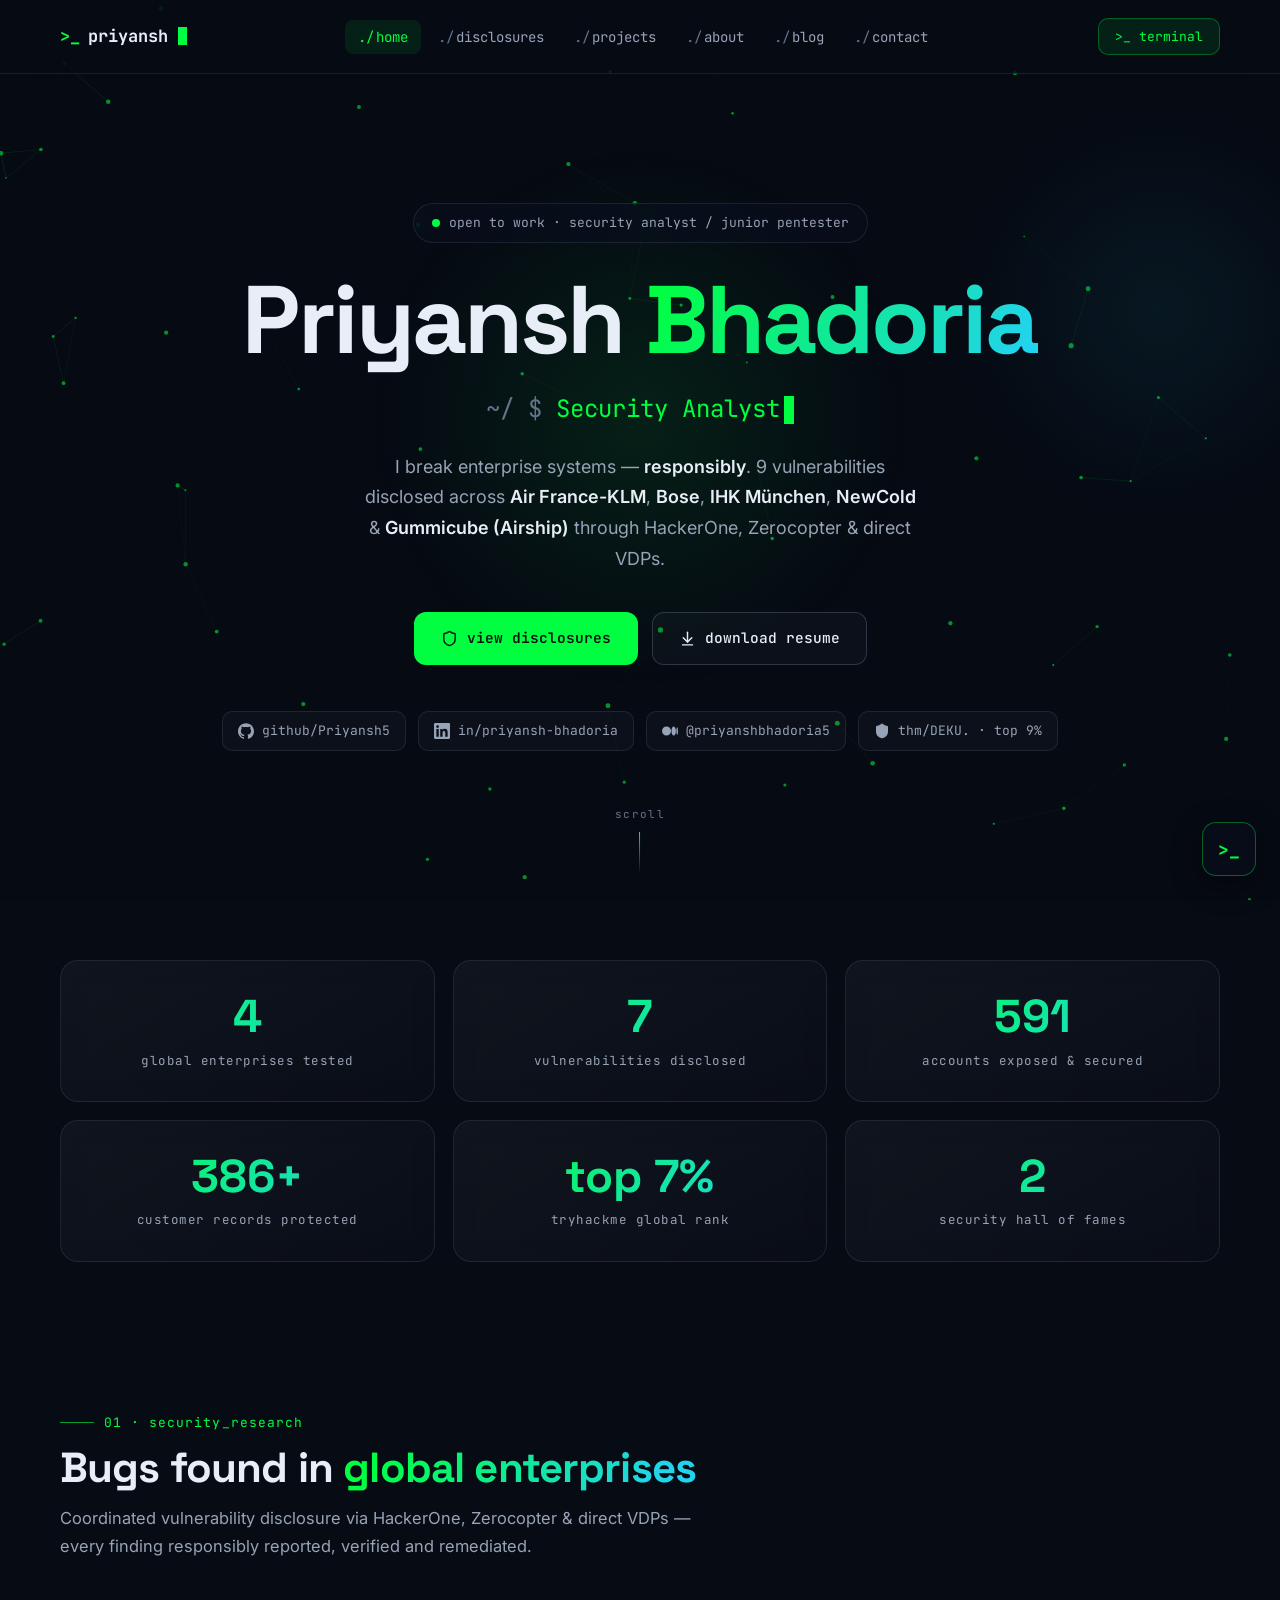
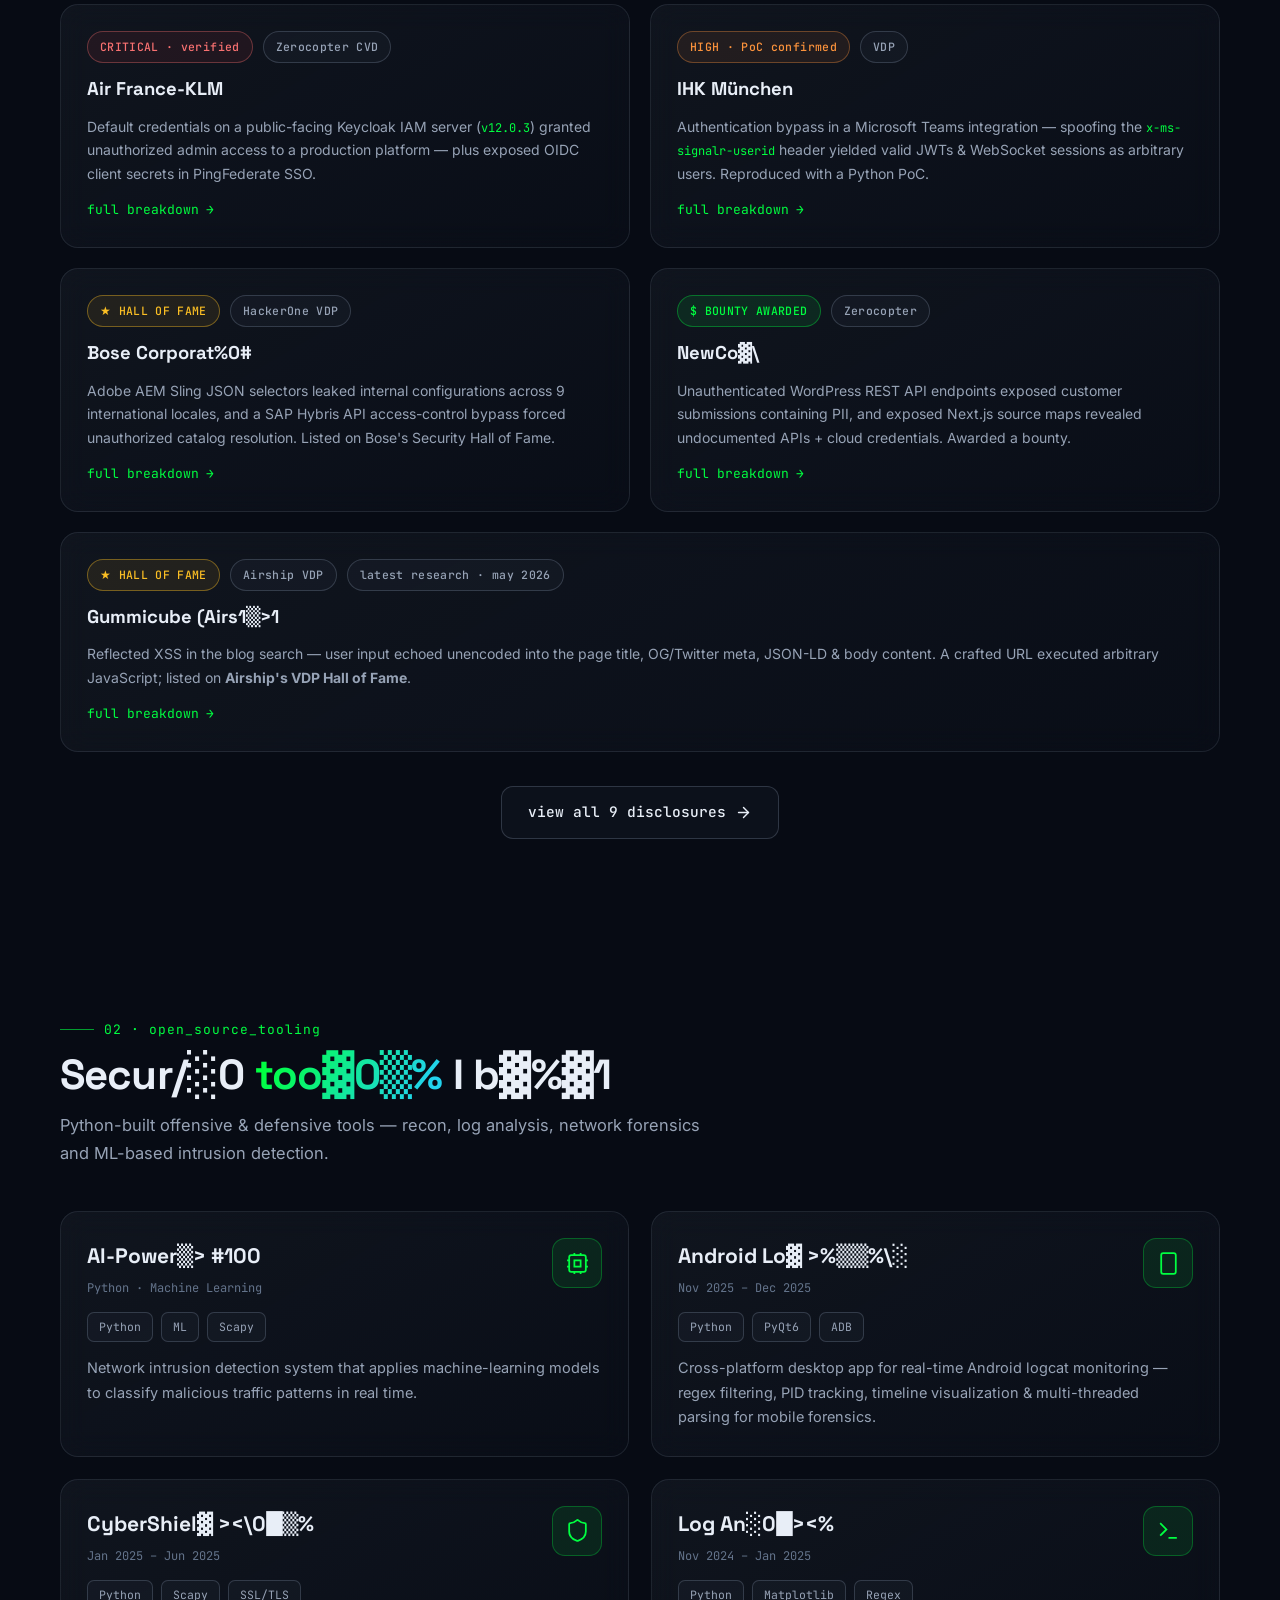
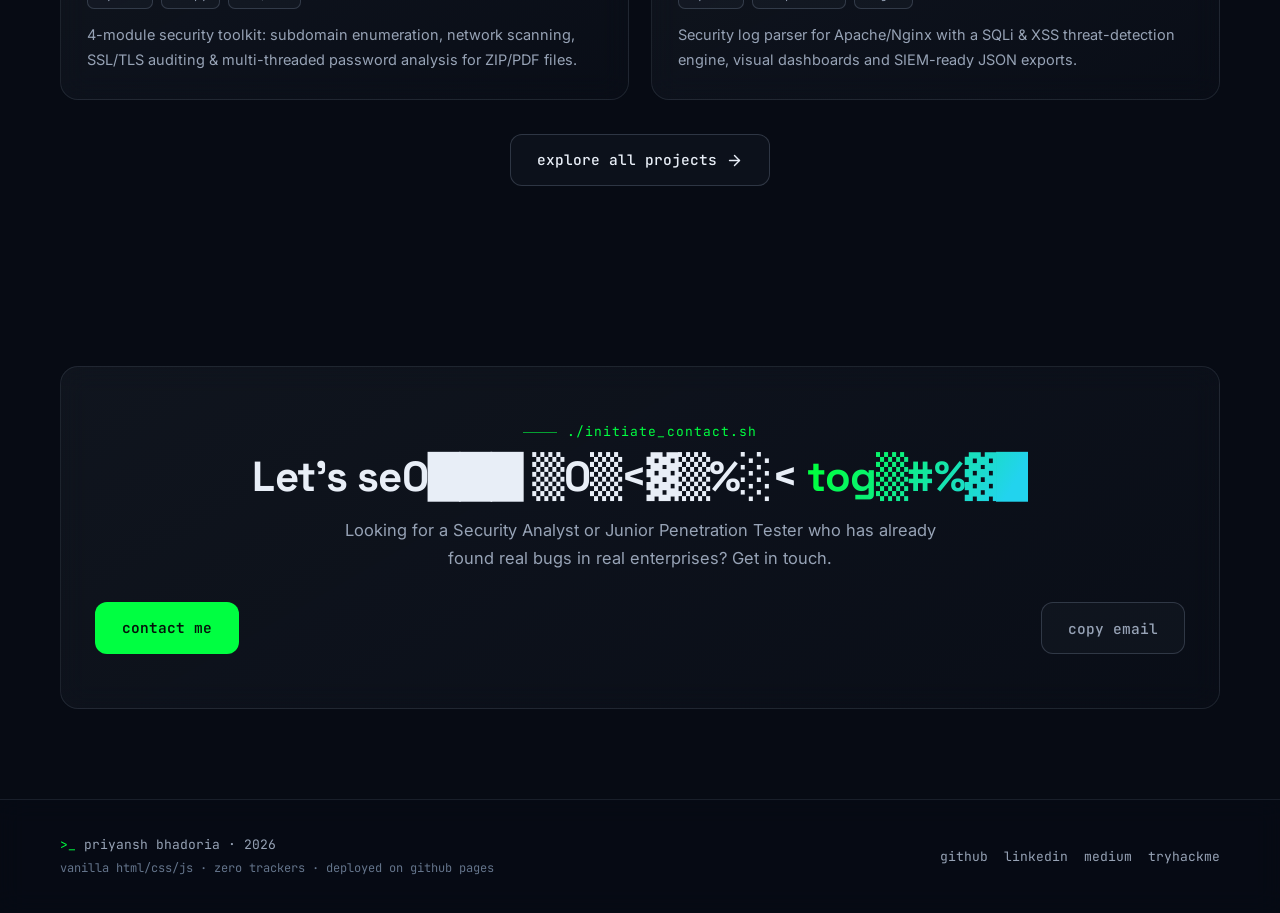
<file: index.html>
<!DOCTYPE html>
<html lang="en">
<head>
  <meta charset="UTF-8">
  <meta name="viewport" content="width=device-width, initial-scale=1.0">
  <title>Priyansh Bhadoria — Security Analyst &amp; Penetration Tester</title>
  <meta name="description" content="Cybersecurity graduate & vulnerability researcher. 9 responsible disclosures across Air France-KLM, Bose, IHK München, NewCold & Gummicube (Airship) via HackerOne/Zerocopter/direct VDP. 2× Security Hall of Fame. TryHackMe Top 9%.">
  <meta property="og:title" content="Priyansh Bhadoria — Security Analyst &amp; Penetration Tester">
  <meta property="og:description" content="9 responsible disclosures across Air France-KLM, Bose, IHK München, NewCold & Gummicube (Airship). 2× Security Hall of Fame. TryHackMe Top 9%.">
  <meta property="og:type" content="website">
  <meta name="theme-color" content="#070b14">
  <link rel="icon" type="image/svg+xml" href="favicon.svg">
  <link rel="preconnect" href="https://fonts.googleapis.com">
  <link rel="preconnect" href="https://fonts.gstatic.com" crossorigin>
  <link href="https://fonts.googleapis.com/css2?family=Inter:wght@400;500;600;700&family=JetBrains+Mono:wght@400;500;700&family=Space+Grotesk:wght@500;600;700&display=swap" rel="stylesheet">
  <link rel="stylesheet" href="css/style.css">
</head>
<body data-page="home">
  <canvas id="matrix-canvas" aria-hidden="true"></canvas>

  <!-- ============ NAV ============ -->
  <header class="nav" id="nav">
    <nav class="nav-inner">
      <a href="index.html" class="nav-logo" aria-label="Home"><span class="logo-prompt">&gt;_</span>priyansh<span class="cursor" aria-hidden="true"></span></a>
      <ul class="nav-links" id="nav-links">
        <li><a href="index.html" data-nav="home">home</a></li>
        <li><a href="disclosures.html" data-nav="disclosures">disclosures</a></li>
        <li><a href="projects.html" data-nav="projects">projects</a></li>
        <li><a href="about.html" data-nav="about">about</a></li>
        <li><a href="blog.html" data-nav="blog">blog</a></li>
        <li><a href="contact.html" data-nav="contact">contact</a></li>
      </ul>
      <button class="terminal-btn" id="terminal-open">&gt;_ terminal</button>
      <button class="nav-toggle" id="nav-toggle" aria-label="Toggle navigation" aria-expanded="false"><span></span><span></span><span></span></button>
    </nav>
  </header>

  <main>
    <!-- ============ HERO ============ -->
    <section class="hero">
      <canvas id="particles-canvas" aria-hidden="true"></canvas>
      <div class="hero-glow" aria-hidden="true"></div>
      <div class="hero-glow-2" aria-hidden="true"></div>
      <div class="container">
        <div class="hero-status reveal visible">
          <span class="pulse-dot" aria-hidden="true"></span>
          open to work · security analyst / junior pentester
        </div>
        <h1 class="hero-name reveal visible">Priyansh <span class="grad">Bhadoria</span></h1>
        <p class="hero-typing reveal visible" aria-label="Roles">
          <span class="prompt-sign">~/ $</span> <span id="typing-text">Security Analyst</span><span class="type-cursor" aria-hidden="true"></span>
        </p>
        <p class="hero-tagline reveal visible">
          I break enterprise systems — <strong>responsibly</strong>. 9 vulnerabilities disclosed across
          <strong>Air&nbsp;France-KLM</strong>, <strong>Bose</strong>, <strong>IHK&nbsp;München</strong>,
          <strong>NewCold</strong> &amp; <strong>Gummicube&nbsp;(Airship)</strong> through HackerOne, Zerocopter &amp; direct VDPs.
        </p>
        <div class="hero-actions reveal visible">
          <a href="disclosures.html" class="btn btn-primary">
            <svg viewBox="0 0 24 24" fill="none" stroke="currentColor" stroke-width="2" stroke-linecap="round" stroke-linejoin="round" aria-hidden="true"><path d="M20 13c0 5-3.5 7.5-7.66 8.95a1 1 0 0 1-.67-.01C7.5 20.5 4 18 4 13V6a1 1 0 0 1 1-1c2 0 4.5-1.2 6.24-2.72a1 1 0 0 1 1.52 0C14.51 3.81 17 5 19 5a1 1 0 0 1 1 1z"/></svg>
            view disclosures
          </a>
          <a href="assets/Priyansh_Bhadoria_Resume.pdf" download class="btn btn-ghost">
            <svg viewBox="0 0 24 24" fill="none" stroke="currentColor" stroke-width="2" stroke-linecap="round" stroke-linejoin="round" aria-hidden="true"><path d="M12 17V3"/><path d="m6 11 6 6 6-6"/><path d="M19 21H5"/></svg>
            download resume
          </a>
        </div>
        <div class="hero-socials reveal visible">
          <a class="social-chip" href="https://github.com/Priyansh5" target="_blank" rel="noopener" aria-label="GitHub">
            <svg viewBox="0 0 24 24" aria-hidden="true"><path d="M12 .297c-6.63 0-12 5.373-12 12 0 5.303 3.438 9.8 8.205 11.385.6.113.82-.258.82-.577 0-.285-.01-1.04-.015-2.04-3.338.724-4.042-1.61-4.042-1.61C4.422 18.07 3.633 17.7 3.633 17.7c-1.087-.744.084-.729.084-.729 1.205.084 1.838 1.236 1.838 1.236 1.07 1.835 2.809 1.305 3.495.998.108-.776.417-1.305.76-1.605-2.665-.3-5.466-1.332-5.466-5.93 0-1.31.465-2.38 1.235-3.22-.135-.303-.54-1.523.105-3.176 0 0 1.005-.322 3.3 1.23.96-.267 1.98-.399 3-.405 1.02.006 2.04.138 3 .405 2.28-1.552 3.285-1.23 3.285-1.23.645 1.653.24 2.873.12 3.176.765.84 1.23 1.91 1.23 3.22 0 4.61-2.805 5.625-5.475 5.92.42.36.81 1.096.81 2.22 0 1.606-.015 2.896-.015 3.286 0 .315.21.69.825.57C20.565 22.092 24 17.592 24 12.297c0-6.627-5.373-12-12-12"/></svg>
            <span>github/Priyansh5</span>
          </a>
          <a class="social-chip" href="https://linkedin.com/in/priyansh-bhadoria" target="_blank" rel="noopener" aria-label="LinkedIn">
            <svg viewBox="0 0 24 24" aria-hidden="true"><path d="M20.447 20.452h-3.554v-5.569c0-1.328-.027-3.037-1.852-3.037-1.853 0-2.136 1.445-2.136 2.939v5.667H9.351V9h3.414v1.561h.046c.477-.9 1.637-1.85 3.37-1.85 3.601 0 4.267 2.37 4.267 5.455v6.286zM5.337 7.433c-1.144 0-2.063-.926-2.063-2.065 0-1.138.92-2.063 2.063-2.063 1.14 0 2.064.925 2.064 2.063 0 1.139-.925 2.065-2.064 2.065zm1.782 13.019H3.555V9h3.564v11.452zM22.225 0H1.771C.792 0 0 .774 0 1.729v20.542C0 23.227.792 24 1.771 24h20.451C23.2 24 24 23.227 24 22.271V1.729C24 .774 23.2 0 22.225 0z"/></svg>
            <span>in/priyansh-bhadoria</span>
          </a>
          <a class="social-chip" href="https://medium.com/@priyanshbhadoria5" target="_blank" rel="noopener" aria-label="Medium">
            <svg viewBox="0 0 24 24" aria-hidden="true"><path d="M13.54 12a6.8 6.8 0 01-6.77 6.82A6.8 6.8 0 010 12a6.8 6.8 0 016.77-6.82A6.8 6.8 0 0113.54 12zM20.96 12c0 3.54-1.51 6.82-3.38 6.82-1.87 0-3.38-3.07-3.38-6.82s1.51-6.82 3.38-6.82S20.96 8.46 20.96 12zM24 12c0 3.17-.53 5.75-1.19 5.75-.66 0-1.19-2.58-1.19-5.75s.53-5.75 1.19-5.75S24 8.83 24 12z"/></svg>
            <span>@priyanshbhadoria5</span>
          </a>
          <a class="social-chip" href="https://tryhackme.com/p/DEKU." target="_blank" rel="noopener" aria-label="TryHackMe">
            <svg viewBox="0 0 24 24" fill="none" stroke="currentColor" stroke-width="2" stroke-linecap="round" stroke-linejoin="round" aria-hidden="true"><path d="M20 13c0 5-3.5 7.5-7.66 8.95a1 1 0 0 1-.67-.01C7.5 20.5 4 18 4 13V6a1 1 0 0 1 1-1c2 0 4.5-1.2 6.24-2.72a1 1 0 0 1 1.52 0C14.51 3.81 17 5 19 5a1 1 0 0 1 1 1z"/></svg>
            <span>thm/DEKU. · top 9%</span>
          </a>
        </div>
      </div>
      <div class="scroll-hint" aria-hidden="true">scroll</div>
    </section>

    <!-- ============ STATS ============ -->
    <section class="section-sm" aria-label="Key statistics">
      <div class="container">
        <div class="stats-grid">
          <div class="glass-card stat-card reveal"><div class="stat-value" data-count="5">0</div><div class="stat-label">global enterprises tested</div></div>
          <div class="glass-card stat-card reveal reveal-d1"><div class="stat-value" data-count="9">0</div><div class="stat-label">vulnerabilities disclosed</div></div>
          <div class="glass-card stat-card reveal reveal-d2"><div class="stat-value" data-count="766">0</div><div class="stat-label">accounts exposed &amp; secured</div></div>
          <div class="glass-card stat-card reveal"><div class="stat-value" data-count="500" data-suffix="+">0</div><div class="stat-label">customer records protected</div></div>
          <div class="glass-card stat-card reveal reveal-d1"><div class="stat-value" data-count="9" data-prefix="top " data-suffix="%">0</div><div class="stat-label">tryhackme global rank</div></div>
          <div class="glass-card stat-card reveal reveal-d2"><div class="stat-value" data-count="2">0</div><div class="stat-label">security hall of fames</div></div>
        </div>
      </div>
    </section>

    <!-- ============ FEATURED DISCLOSURES ============ -->
    <section class="section" aria-label="Featured security research">
      <div class="container">
        <div class="section-head reveal">
          <div class="section-kicker">01 · security_research</div>
          <h2 class="section-title">Bugs found in <span class="grad">global enterprises</span></h2>
          <p class="section-sub">Coordinated vulnerability disclosure via HackerOne, Zerocopter &amp; direct VDPs — every finding responsibly reported, verified and remediated.</p>
        </div>

        <div class="blog-grid" style="margin-bottom: 34px;">
          <article class="glass-card blog-card reveal">
            <div class="blog-meta">
              <span class="badge badge-critical">CRITICAL · verified</span>
              <span class="badge badge-muted">Zerocopter CVD</span>
            </div>
            <h3 class="blog-title">Air France-KLM</h3>
            <p class="blog-excerpt">Default credentials on a public-facing Keycloak IAM server (<code style="font-family:var(--font-mono);font-size:12px;color:var(--accent);">v12.0.3</code>) granted unauthorized admin access to a production platform — plus exposed OIDC client secrets in PingFederate SSO.</p>
            <a class="blog-link" href="disclosures.html#air-france-klm">full breakdown</a>
          </article>

          <article class="glass-card blog-card reveal reveal-d1">
            <div class="blog-meta">
              <span class="badge badge-high">HIGH · PoC confirmed</span>
              <span class="badge badge-muted">VDP</span>
            </div>
            <h3 class="blog-title">IHK München</h3>
            <p class="blog-excerpt">Authentication bypass in a Microsoft Teams integration — spoofing the <code style="font-family:var(--font-mono);font-size:12px;color:var(--accent);">x-ms-signalr-userid</code> header yielded valid JWTs &amp; WebSocket sessions as arbitrary users. Reproduced with a Python PoC.</p>
            <a class="blog-link" href="disclosures.html#ihk-muenchen">full breakdown</a>
          </article>

          <article class="glass-card blog-card reveal reveal-d2">
            <div class="blog-meta">
              <span class="badge badge-gold">★ HALL OF FAME</span>
              <span class="badge badge-muted">HackerOne VDP</span>
            </div>
            <h3 class="blog-title">Bose Corporation</h3>
            <p class="blog-excerpt">Adobe AEM Sling JSON selectors leaked internal configurations across 9 international locales, and a SAP Hybris API access-control bypass forced unauthorized catalog resolution. Listed on Bose's Security Hall of Fame.</p>
            <a class="blog-link" href="disclosures.html#bose">full breakdown</a>
          </article>

          <article class="glass-card blog-card reveal reveal-d3">
            <div class="blog-meta">
              <span class="badge badge-green">$ BOUNTY AWARDED</span>
              <span class="badge badge-muted">Zerocopter</span>
            </div>
            <h3 class="blog-title">NewCold</h3>
            <p class="blog-excerpt">Unauthenticated WordPress REST API endpoints exposed customer submissions containing PII, and exposed Next.js source maps revealed undocumented APIs + cloud credentials. Awarded a bounty.</p>
            <a class="blog-link" href="disclosures.html#newcold">full breakdown</a>
          </article>

          <article class="glass-card blog-card reveal reveal-d4" style="grid-column: 1 / -1;">
            <div class="blog-meta">
              <span class="badge badge-gold">★ HALL OF FAME</span>
              <span class="badge badge-muted">Airship VDP</span>
              <span class="badge badge-muted">latest research · may 2026</span>
            </div>
            <h3 class="blog-title">Gummicube (Airship)</h3>
            <p class="blog-excerpt">Reflected XSS in the blog search — user input echoed unencoded into the page title, OG/Twitter meta, JSON-LD &amp; body content. A crafted URL executed arbitrary JavaScript; listed on <strong>Airship's VDP Hall of Fame</strong>.</p>
            <a class="blog-link" href="disclosures.html#gummicube">full breakdown</a>
          </article>
        </div>

        <div style="text-align:center;">
          <a href="disclosures.html" class="btn btn-ghost">
            view all 9 disclosures
            <svg viewBox="0 0 24 24" fill="none" stroke="currentColor" stroke-width="2" stroke-linecap="round" stroke-linejoin="round" aria-hidden="true"><path d="M5 12h14"/><path d="m12 5 7 7-7 7"/></svg>
          </a>
        </div>
      </div>
    </section>

    <!-- ============ FEATURED PROJECTS ============ -->
    <section class="section" aria-label="Featured projects">
      <div class="container">
        <div class="section-head reveal">
          <div class="section-kicker">02 · open_source_tooling</div>
          <h2 class="section-title">Security <span class="grad">tooling</span> I build</h2>
          <p class="section-sub">Python-built offensive &amp; defensive tools — recon, log analysis, network forensics and ML-based intrusion detection.</p>
        </div>

        <div class="projects-grid">
          <article class="glass-card project-card reveal">
            <div class="project-top">
              <div>
                <h3 class="project-name">AI-Powered NIDS</h3>
                <div class="project-date">Python · Machine Learning</div>
              </div>
              <div class="project-icon"><svg viewBox="0 0 24 24" aria-hidden="true"><rect x="4" y="4" width="16" height="16" rx="2"/><rect x="9" y="9" width="6" height="6"/><path d="M9 2v2M15 2v2M9 20v2M15 20v2M2 9h2M2 15h2M20 9h2M20 15h2"/></svg></div>
            </div>
            <div class="tech-chips"><span class="tech-chip">Python</span><span class="tech-chip">ML</span><span class="tech-chip">Scapy</span></div>
            <p class="project-desc">Network intrusion detection system that applies machine-learning models to classify malicious traffic patterns in real time.</p>
          </article>

          <article class="glass-card project-card reveal reveal-d1">
            <div class="project-top">
              <div>
                <h3 class="project-name">Android Log Monitor</h3>
                <div class="project-date">Nov 2025 – Dec 2025</div>
              </div>
              <div class="project-icon"><svg viewBox="0 0 24 24" aria-hidden="true"><rect width="14" height="20" x="5" y="2" rx="2"/><path d="M12 18h.01"/></svg></div>
            </div>
            <div class="tech-chips"><span class="tech-chip">Python</span><span class="tech-chip">PyQt6</span><span class="tech-chip">ADB</span></div>
            <p class="project-desc">Cross-platform desktop app for real-time Android logcat monitoring — regex filtering, PID tracking, timeline visualization &amp; multi-threaded parsing for mobile forensics.</p>
          </article>

          <article class="glass-card project-card reveal reveal-d2">
            <div class="project-top">
              <div>
                <h3 class="project-name">CyberShield Toolkit</h3>
                <div class="project-date">Jan 2025 – Jun 2025</div>
              </div>
              <div class="project-icon"><svg viewBox="0 0 24 24" aria-hidden="true"><path d="M20 13c0 5-3.5 7.5-7.66 8.95a1 1 0 0 1-.67-.01C7.5 20.5 4 18 4 13V6a1 1 0 0 1 1-1c2 0 4.5-1.2 6.24-2.72a1 1 0 0 1 1.52 0C14.51 3.81 17 5 19 5a1 1 0 0 1 1 1z"/></svg></div>
            </div>
            <div class="tech-chips"><span class="tech-chip">Python</span><span class="tech-chip">Scapy</span><span class="tech-chip">SSL/TLS</span></div>
            <p class="project-desc">4-module security toolkit: subdomain enumeration, network scanning, SSL/TLS auditing &amp; multi-threaded password analysis for ZIP/PDF files.</p>
          </article>

          <article class="glass-card project-card reveal reveal-d3">
            <div class="project-top">
              <div>
                <h3 class="project-name">Log Analyzer</h3>
                <div class="project-date">Nov 2024 – Jan 2025</div>
              </div>
              <div class="project-icon"><svg viewBox="0 0 24 24" aria-hidden="true"><path d="M4 17l6-6-6-6"/><path d="M12 19h8"/></svg></div>
            </div>
            <div class="tech-chips"><span class="tech-chip">Python</span><span class="tech-chip">Matplotlib</span><span class="tech-chip">Regex</span></div>
            <p class="project-desc">Security log parser for Apache/Nginx with a SQLi &amp; XSS threat-detection engine, visual dashboards and SIEM-ready JSON exports.</p>
          </article>
        </div>

        <div style="text-align:center; margin-top: 34px;">
          <a href="projects.html" class="btn btn-ghost">
            explore all projects
            <svg viewBox="0 0 24 24" fill="none" stroke="currentColor" stroke-width="2" stroke-linecap="round" stroke-linejoin="round" aria-hidden="true"><path d="M5 12h14"/><path d="m12 5 7 7-7 7"/></svg>
          </a>
        </div>
      </div>
    </section>

    <!-- ============ CTA ============ -->
    <section class="section" aria-label="Call to action">
      <div class="container">
        <div class="glass-card reveal" style="text-align:center; padding: 54px 34px;">
          <div class="section-kicker" style="justify-content:center;">./initiate_contact.sh</div>
          <h2 class="section-title" style="margin-bottom: 14px;">Let's secure something <span class="grad">together</span></h2>
          <p class="section-sub" style="margin: 0 auto 30px;">Looking for a Security Analyst or Junior Penetration Tester who has already found real bugs in real enterprises? Get in touch.</p>
          <div class="hero-actions" style="margin: 0;">
            <a href="contact.html" class="btn btn-primary">contact me</a>
            <button class="btn btn-ghost copy-btn" data-copy="priyanshbhadoria5@gmail.com" style="padding: 13px 26px; font-size: 14.5px; border-radius: 12px;">copy email</button>
          </div>
        </div>
      </div>
    </section>
  </main>

  <!-- ============ FOOTER ============ -->
  <footer class="footer">
    <div class="footer-inner">
      <div class="footer-left">
        <span class="fl-accent">&gt;_</span> priyansh bhadoria · <span id="footer-year">2026</span><br>
        <span style="color: var(--text-faint); font-size: 12px;">vanilla html/css/js · zero trackers · deployed on github pages</span>
      </div>
      <div class="footer-links">
        <a href="https://github.com/Priyansh5" target="_blank" rel="noopener">github</a>
        <a href="https://linkedin.com/in/priyansh-bhadoria" target="_blank" rel="noopener">linkedin</a>
        <a href="https://medium.com/@priyanshbhadoria5" target="_blank" rel="noopener">medium</a>
        <a href="https://tryhackme.com/p/DEKU." target="_blank" rel="noopener">tryhackme</a>
      </div>
    </div>
  </footer>

  <!-- ============ TERMINAL ============ -->
  <button class="terminal-fab" id="terminal-fab" aria-label="Open interactive terminal">&gt;_</button>
  <div class="terminal-overlay" id="terminal-overlay" role="dialog" aria-modal="true" aria-label="Interactive terminal">
    <div class="terminal-panel">
      <div class="terminal-head">
        <span class="t-dot t-dot-r"></span><span class="t-dot t-dot-y"></span><span class="t-dot t-dot-g"></span>
        <span class="terminal-title">priyansh@portfolio: ~ — bash</span>
        <button class="terminal-close" id="terminal-close" aria-label="Close terminal">✕</button>
      </div>
      <div class="terminal-body" id="terminal-body" aria-live="polite"></div>
      <div class="terminal-input-row">
        <span class="t-prompt">priyansh@portfolio:~$</span>
        <input class="terminal-input" id="terminal-input" type="text" autocomplete="off" autocapitalize="off" spellcheck="false" aria-label="Terminal command input" placeholder="type 'help'...">
      </div>
    </div>
  </div>

  <script src="js/backgrounds.js"></script>
  <script src="js/transition.js"></script>
  <script src="js/glitch.js"></script>
  <script src="js/terminal.js"></script>
  <script src="js/main.js"></script>
</body>
</html>
</file>
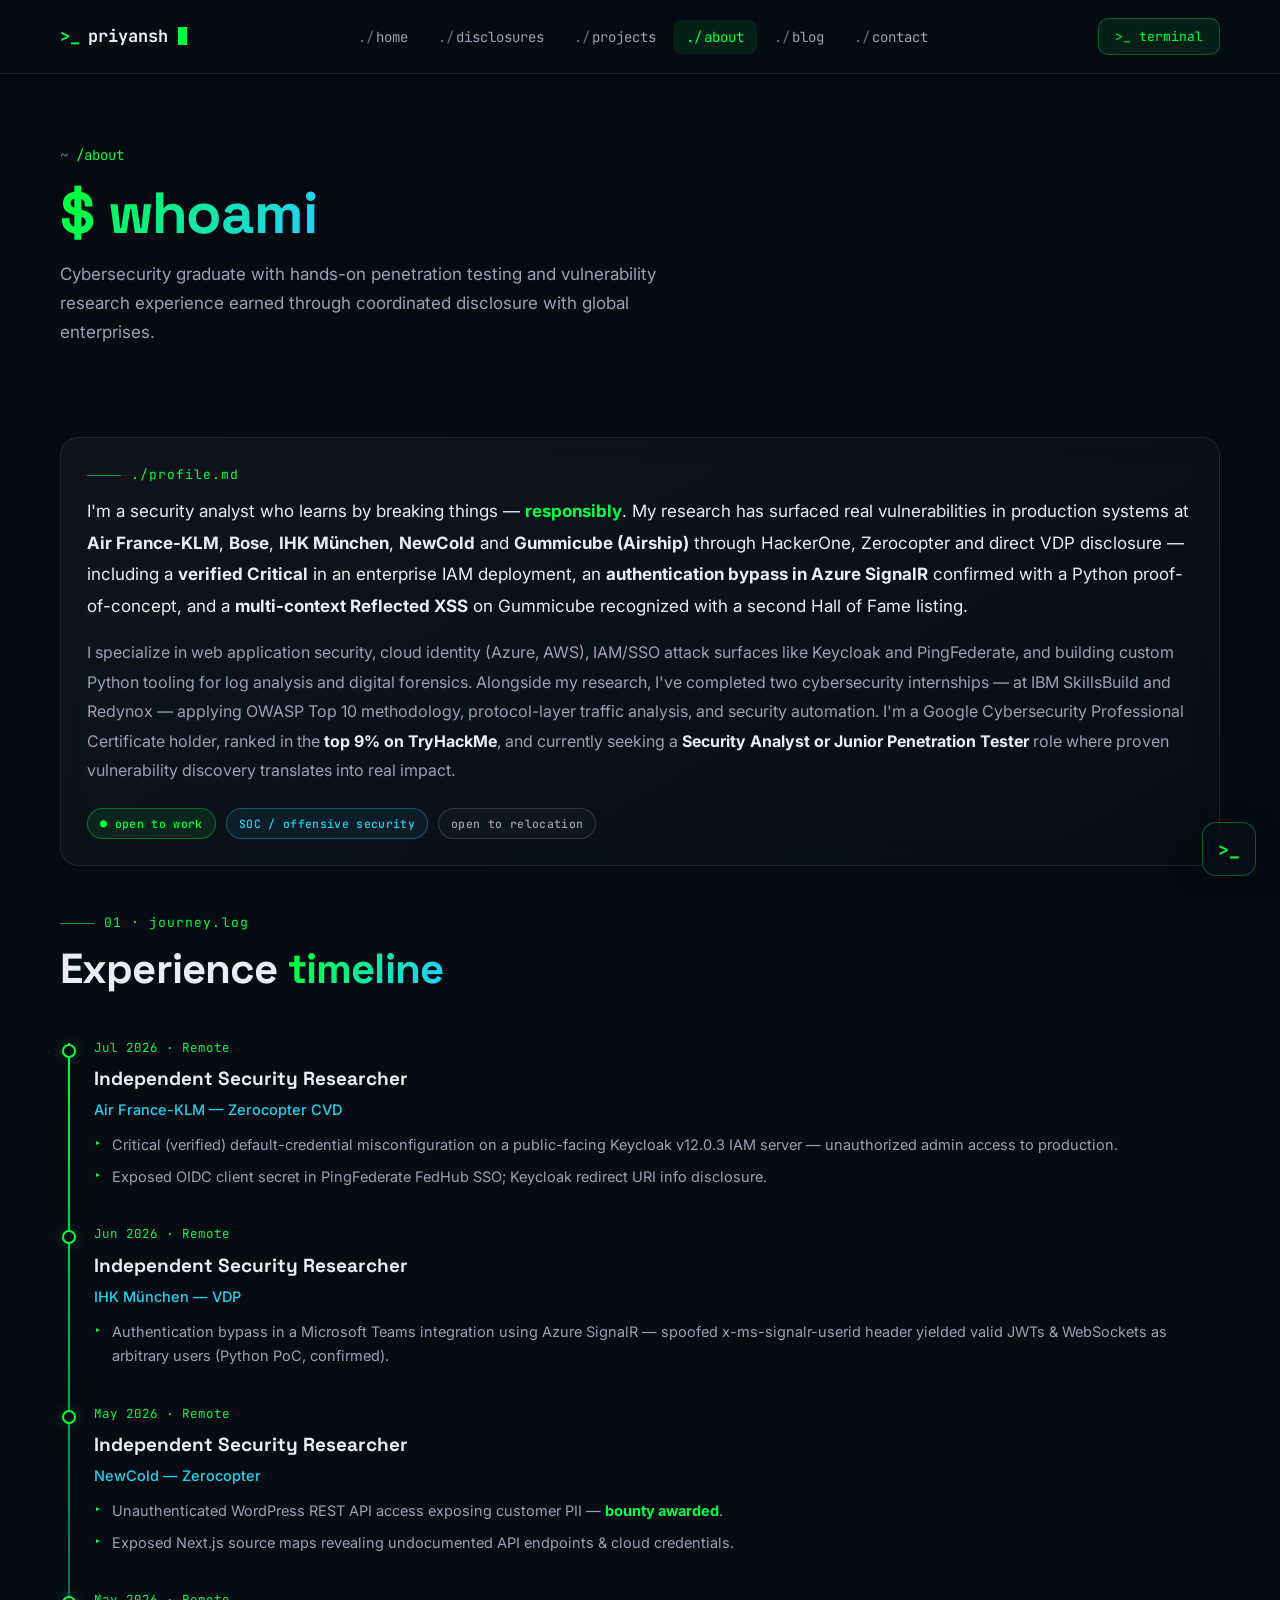
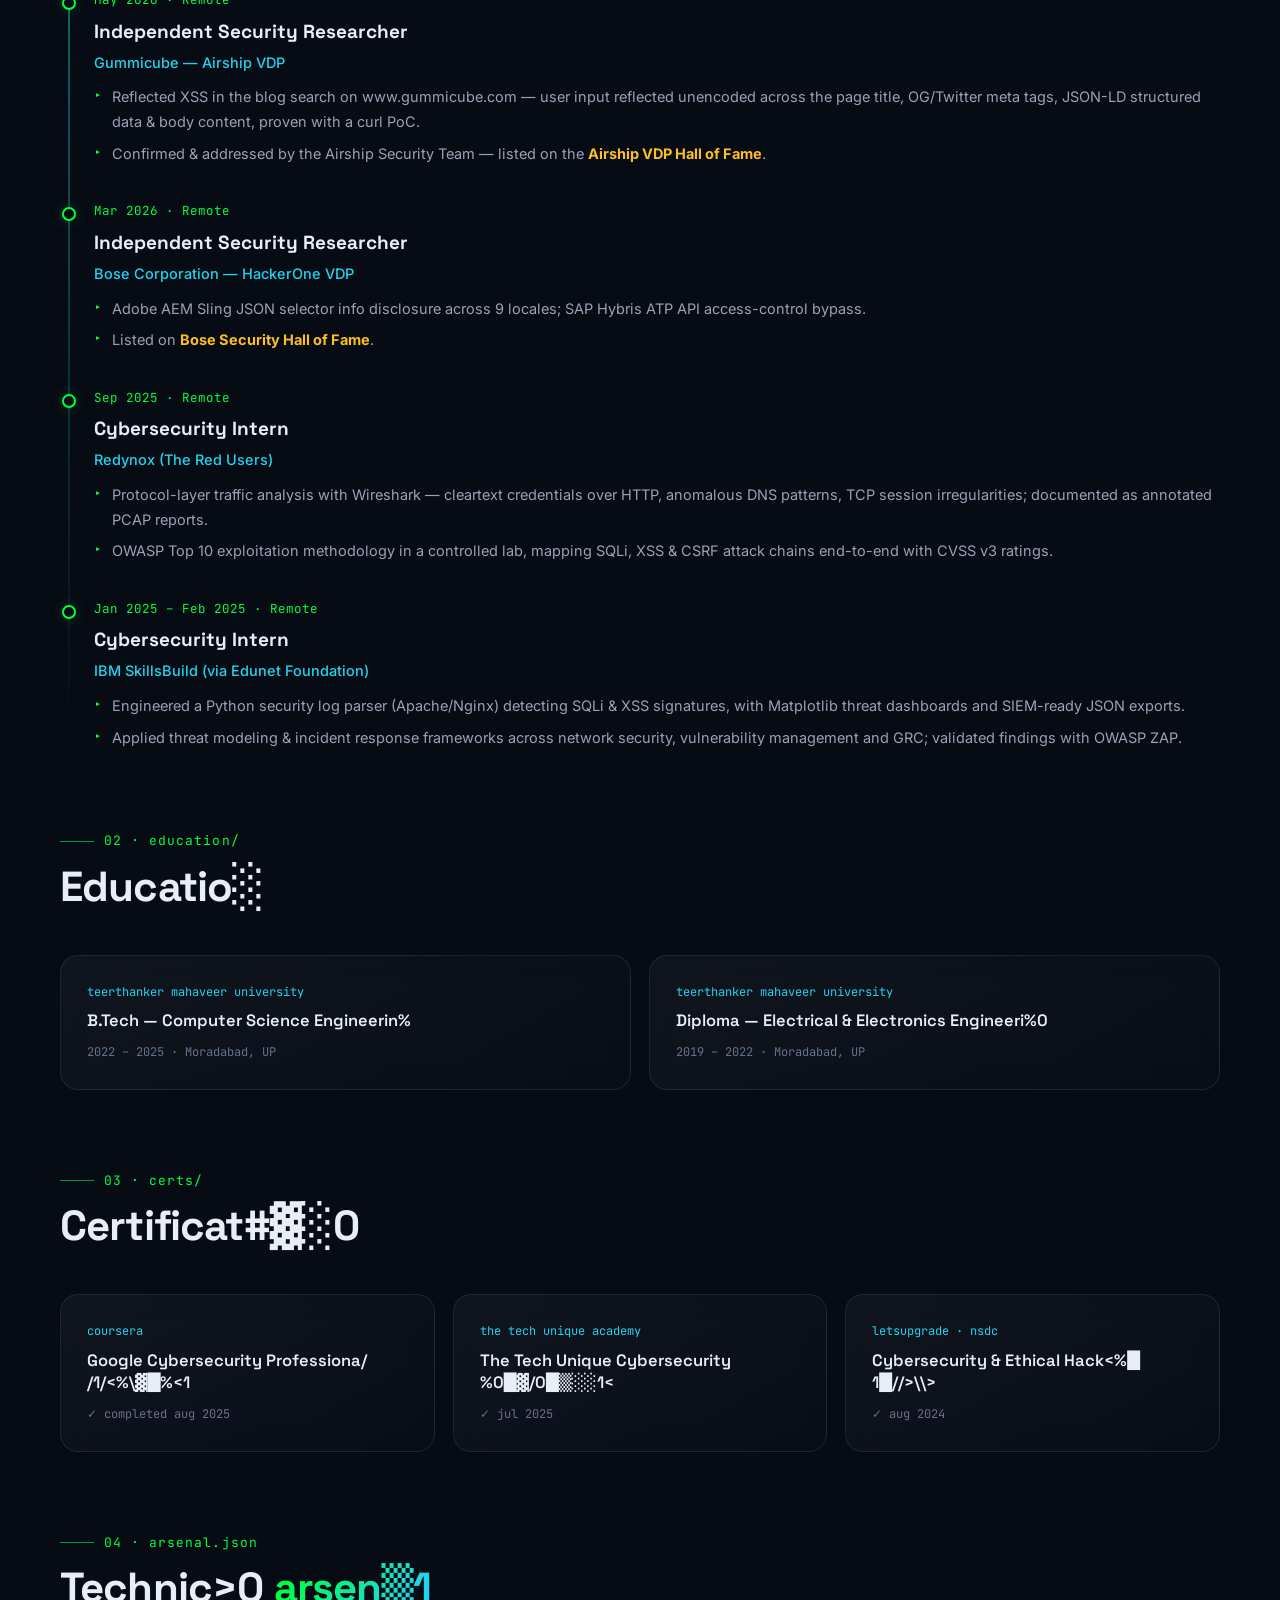
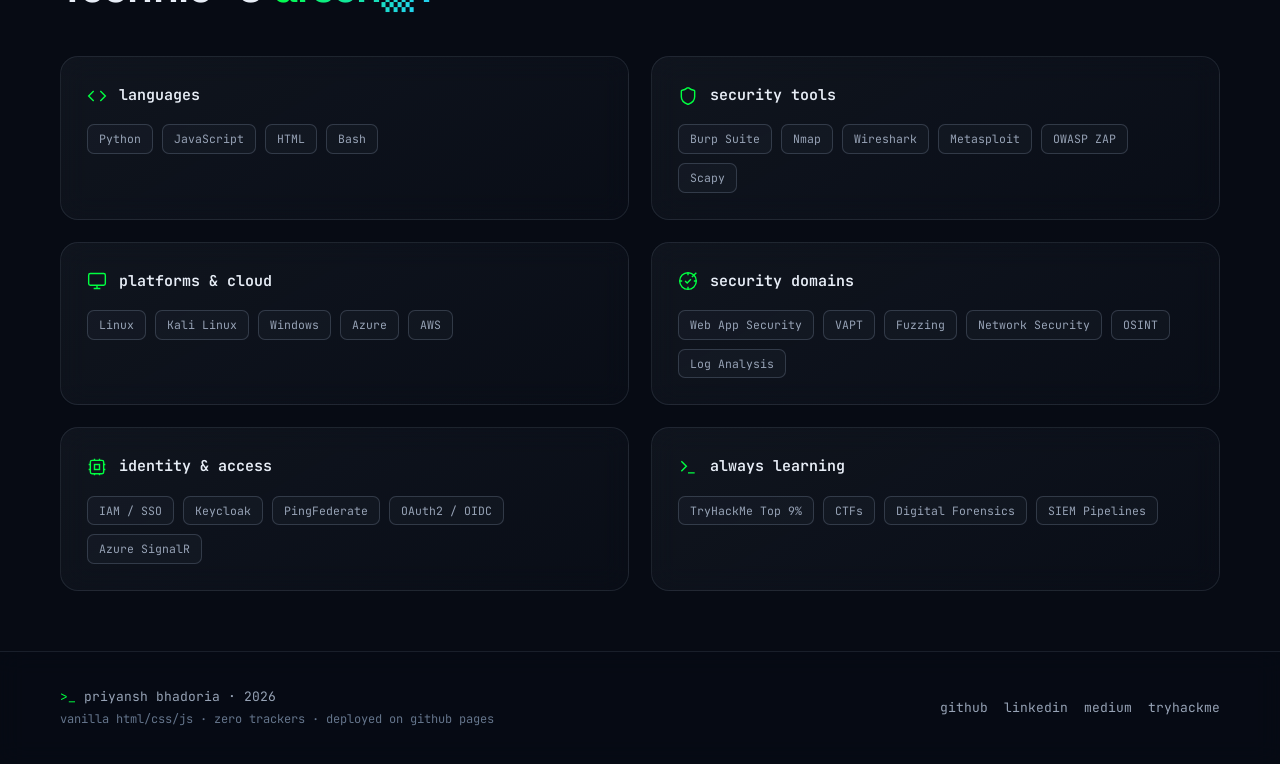
<file: about.html>
<!DOCTYPE html>
<html lang="en">
<head>
  <meta charset="UTF-8">
  <meta name="viewport" content="width=device-width, initial-scale=1.0">
  <title>About — Priyansh Bhadoria</title>
  <meta name="description" content="Cybersecurity graduate with hands-on pentesting & vulnerability research experience. Google Cybersecurity Professional Certificate. B.Tech CSE. Timeline, certifications & skills.">
  <meta property="og:title" content="About — Priyansh Bhadoria">
  <meta property="og:description" content="whoami: security analyst, bug bounty hunter, tool builder.">
  <meta property="og:type" content="website">
  <meta name="theme-color" content="#070b14">
  <link rel="icon" type="image/svg+xml" href="favicon.svg">
  <link rel="preconnect" href="https://fonts.googleapis.com">
  <link rel="preconnect" href="https://fonts.gstatic.com" crossorigin>
  <link href="https://fonts.googleapis.com/css2?family=Inter:wght@400;500;600;700&family=JetBrains+Mono:wght@400;500;700&family=Space+Grotesk:wght@500;600;700&display=swap" rel="stylesheet">
  <link rel="stylesheet" href="css/style.css">
</head>
<body data-page="about">
  <canvas id="matrix-canvas" aria-hidden="true"></canvas>

  <header class="nav" id="nav">
    <nav class="nav-inner">
      <a href="index.html" class="nav-logo" aria-label="Home"><span class="logo-prompt">&gt;_</span>priyansh<span class="cursor" aria-hidden="true"></span></a>
      <ul class="nav-links" id="nav-links">
        <li><a href="index.html" data-nav="home">home</a></li>
        <li><a href="disclosures.html" data-nav="disclosures">disclosures</a></li>
        <li><a href="projects.html" data-nav="projects">projects</a></li>
        <li><a href="about.html" data-nav="about">about</a></li>
        <li><a href="blog.html" data-nav="blog">blog</a></li>
        <li><a href="contact.html" data-nav="contact">contact</a></li>
      </ul>
      <button class="terminal-btn" id="terminal-open">&gt;_ terminal</button>
      <button class="nav-toggle" id="nav-toggle" aria-label="Toggle navigation" aria-expanded="false"><span></span><span></span><span></span></button>
    </nav>
  </header>

  <main>
    <section class="page-hero">
      <div class="container">
        <div class="breadcrumb">~ <span class="crumb-accent">/about</span></div>
        <h1 class="page-title"><span class="grad">$ whoami</span></h1>
        <p class="page-sub">Cybersecurity graduate with hands-on penetration testing and vulnerability research experience earned through coordinated disclosure with global enterprises.</p>
      </div>
    </section>

    <section class="section-sm">
      <div class="container">

        <!-- intro -->
        <div class="glass-card reveal" style="margin-bottom: 46px;">
          <div class="section-kicker">./profile.md</div>
          <p style="font-size: 17px; line-height: 1.85; color: var(--text);">
            I'm a security analyst who learns by breaking things — <strong style="color: var(--accent);">responsibly</strong>.
            My research has surfaced real vulnerabilities in production systems at <strong>Air France-KLM</strong>, <strong>Bose</strong>,
            <strong>IHK München</strong>, <strong>NewCold</strong> and <strong>Gummicube (Airship)</strong> through HackerOne, Zerocopter and direct VDP disclosure — including a
            <strong>verified Critical</strong> in an enterprise IAM deployment, an <strong>authentication bypass in Azure SignalR</strong> confirmed with a Python proof-of-concept, and a <strong>multi-context Reflected XSS</strong> on Gummicube recognized with a second Hall of Fame listing.
          </p>
          <p style="margin-top: 16px; color: var(--text-muted); line-height: 1.85;">
            I specialize in web application security, cloud identity (Azure, AWS), IAM/SSO attack surfaces like Keycloak and PingFederate, and building custom Python tooling for log analysis and digital forensics. Alongside my research, I've completed two cybersecurity internships — at IBM SkillsBuild and Redynox — applying OWASP Top 10 methodology, protocol-layer traffic analysis, and security automation. I'm a Google Cybersecurity Professional Certificate holder, ranked in the <strong style="color: var(--text);">top 9% on TryHackMe</strong>, and currently seeking a <strong style="color: var(--text);">Security Analyst or Junior Penetration Tester</strong> role where proven vulnerability discovery translates into real impact.
          </p>
          <div style="display:flex; gap: 10px; flex-wrap: wrap; margin-top: 22px;">
            <span class="badge badge-green">● open to work</span>
            <span class="badge badge-info">SOC / offensive security</span>
            <span class="badge badge-muted">open to relocation</span>
          </div>
        </div>

        <!-- timeline -->
        <div class="section-head reveal">
          <div class="section-kicker">01 · journey.log</div>
          <h2 class="section-title">Experience <span class="grad">timeline</span></h2>
        </div>

        <div class="timeline reveal">
          <div class="timeline-item">
            <div class="timeline-date">Jul 2026 · Remote</div>
            <div class="timeline-role">Independent Security Researcher</div>
            <div class="timeline-org">Air France-KLM — Zerocopter CVD</div>
            <div class="timeline-desc">
              <ul>
                <li>Critical (verified) default-credential misconfiguration on a public-facing Keycloak v12.0.3 IAM server — unauthorized admin access to production.</li>
                <li>Exposed OIDC client secret in PingFederate FedHub SSO; Keycloak redirect URI info disclosure.</li>
              </ul>
            </div>
          </div>
          <div class="timeline-item">
            <div class="timeline-date">Jun 2026 · Remote</div>
            <div class="timeline-role">Independent Security Researcher</div>
            <div class="timeline-org">IHK München — VDP</div>
            <div class="timeline-desc">
              <ul>
                <li>Authentication bypass in a Microsoft Teams integration using Azure SignalR — spoofed x-ms-signalr-userid header yielded valid JWTs &amp; WebSockets as arbitrary users (Python PoC, confirmed).</li>
              </ul>
            </div>
          </div>
          <div class="timeline-item">
            <div class="timeline-date">May 2026 · Remote</div>
            <div class="timeline-role">Independent Security Researcher</div>
            <div class="timeline-org">NewCold — Zerocopter</div>
            <div class="timeline-desc">
              <ul>
                <li>Unauthenticated WordPress REST API access exposing customer PII — <strong style="color: var(--accent);">bounty awarded</strong>.</li>
                <li>Exposed Next.js source maps revealing undocumented API endpoints &amp; cloud credentials.</li>
              </ul>
            </div>
          </div>
          <div class="timeline-item">
            <div class="timeline-date">May 2026 · Remote</div>
            <div class="timeline-role">Independent Security Researcher</div>
            <div class="timeline-org">Gummicube — Airship VDP</div>
            <div class="timeline-desc">
              <ul>
                <li>Reflected XSS in the blog search on www.gummicube.com — user input reflected unencoded across the page title, OG/Twitter meta tags, JSON-LD structured data &amp; body content, proven with a curl PoC.</li>
                <li>Confirmed &amp; addressed by the Airship Security Team — listed on the <strong style="color: var(--gold);">Airship VDP Hall of Fame</strong>.</li>
              </ul>
            </div>
          </div>
          <div class="timeline-item">
            <div class="timeline-date">Mar 2026 · Remote</div>
            <div class="timeline-role">Independent Security Researcher</div>
            <div class="timeline-org">Bose Corporation — HackerOne VDP</div>
            <div class="timeline-desc">
              <ul>
                <li>Adobe AEM Sling JSON selector info disclosure across 9 locales; SAP Hybris ATP API access-control bypass.</li>
                <li>Listed on <strong style="color: var(--gold);">Bose Security Hall of Fame</strong>.</li>
              </ul>
            </div>
          </div>
          <div class="timeline-item">
            <div class="timeline-date">Sep 2025 · Remote</div>
            <div class="timeline-role">Cybersecurity Intern</div>
            <div class="timeline-org">Redynox (The Red Users)</div>
            <div class="timeline-desc">
              <ul>
                <li>Protocol-layer traffic analysis with Wireshark — cleartext credentials over HTTP, anomalous DNS patterns, TCP session irregularities; documented as annotated PCAP reports.</li>
                <li>OWASP Top 10 exploitation methodology in a controlled lab, mapping SQLi, XSS &amp; CSRF attack chains end-to-end with CVSS v3 ratings.</li>
              </ul>
            </div>
          </div>
          <div class="timeline-item">
            <div class="timeline-date">Jan 2025 – Feb 2025 · Remote</div>
            <div class="timeline-role">Cybersecurity Intern</div>
            <div class="timeline-org">IBM SkillsBuild (via Edunet Foundation)</div>
            <div class="timeline-desc">
              <ul>
                <li>Engineered a Python security log parser (Apache/Nginx) detecting SQLi &amp; XSS signatures, with Matplotlib threat dashboards and SIEM-ready JSON exports.</li>
                <li>Applied threat modeling &amp; incident response frameworks across network security, vulnerability management and GRC; validated findings with OWASP ZAP.</li>
              </ul>
            </div>
          </div>
        </div>

        <!-- education -->
        <div class="section-head reveal" style="margin-top: 80px;">
          <div class="section-kicker">02 · education/</div>
          <h2 class="section-title">Education</h2>
        </div>

        <div class="edu-grid">
          <div class="glass-card cert-card reveal">
            <div class="cert-org">teerthanker mahaveer university</div>
            <div class="cert-name">B.Tech — Computer Science Engineering</div>
            <div class="cert-date">2022 – 2025 · Moradabad, UP</div>
          </div>
          <div class="glass-card cert-card reveal reveal-d1">
            <div class="cert-org">teerthanker mahaveer university</div>
            <div class="cert-name">Diploma — Electrical &amp; Electronics Engineering</div>
            <div class="cert-date">2019 – 2022 · Moradabad, UP</div>
          </div>
        </div>

        <!-- certifications -->
        <div class="section-head reveal" style="margin-top: 80px;">
          <div class="section-kicker">03 · certs/</div>
          <h2 class="section-title">Certifications</h2>
        </div>

        <div class="certs-grid">
          <div class="glass-card cert-card reveal">
            <div class="cert-org">coursera</div>
            <div class="cert-name">Google Cybersecurity Professional Certificate</div>
            <div class="cert-date">✓ completed aug 2025</div>
          </div>
          <div class="glass-card cert-card reveal reveal-d1">
            <div class="cert-org">the tech unique academy</div>
            <div class="cert-name">The Tech Unique Cybersecurity Professional</div>
            <div class="cert-date">✓ jul 2025</div>
          </div>
          <div class="glass-card cert-card reveal reveal-d2">
            <div class="cert-org">letsupgrade · nsdc</div>
            <div class="cert-name">Cybersecurity &amp; Ethical Hacking Bootcamp</div>
            <div class="cert-date">✓ aug 2024</div>
          </div>
        </div>

        <!-- skills -->
        <div class="section-head reveal" style="margin-top: 80px;">
          <div class="section-kicker">04 · arsenal.json</div>
          <h2 class="section-title">Technical <span class="grad">arsenal</span></h2>
        </div>

        <div class="skills-grid">
          <div class="glass-card reveal">
            <div class="skill-group-head">
              <svg viewBox="0 0 24 24" aria-hidden="true"><path d="m16 18 6-6-6-6"/><path d="m8 6-6 6 6 6"/></svg>
              languages
            </div>
            <div class="skill-chips">
              <span class="tech-chip">Python</span><span class="tech-chip">JavaScript</span><span class="tech-chip">HTML</span><span class="tech-chip">Bash</span>
            </div>
          </div>

          <div class="glass-card reveal reveal-d1">
            <div class="skill-group-head">
              <svg viewBox="0 0 24 24" aria-hidden="true"><path d="M20 13c0 5-3.5 7.5-7.66 8.95a1 1 0 0 1-.67-.01C7.5 20.5 4 18 4 13V6a1 1 0 0 1 1-1c2 0 4.5-1.2 6.24-2.72a1 1 0 0 1 1.52 0C14.51 3.81 17 5 19 5a1 1 0 0 1 1 1z"/></svg>
              security tools
            </div>
            <div class="skill-chips">
              <span class="tech-chip">Burp Suite</span><span class="tech-chip">Nmap</span><span class="tech-chip">Wireshark</span><span class="tech-chip">Metasploit</span><span class="tech-chip">OWASP ZAP</span><span class="tech-chip">Scapy</span>
            </div>
          </div>

          <div class="glass-card reveal reveal-d2">
            <div class="skill-group-head">
              <svg viewBox="0 0 24 24" aria-hidden="true"><rect x="2" y="3" width="20" height="14" rx="2"/><path d="M8 21h8"/><path d="M12 17v4"/></svg>
              platforms &amp; cloud
            </div>
            <div class="skill-chips">
              <span class="tech-chip">Linux</span><span class="tech-chip">Kali Linux</span><span class="tech-chip">Windows</span><span class="tech-chip">Azure</span><span class="tech-chip">AWS</span>
            </div>
          </div>

          <div class="glass-card reveal reveal-d3">
            <div class="skill-group-head">
              <svg viewBox="0 0 24 24" aria-hidden="true"><circle cx="12" cy="12" r="10"/><path d="m22 2-5.25 5.25"/><path d="M8.5 12l2.5 2.5 4.5-4.5"/><path d="M2 12h3M19 12h3M12 2v3M12 19v3"/></svg>
              security domains
            </div>
            <div class="skill-chips">
              <span class="tech-chip">Web App Security</span><span class="tech-chip">VAPT</span><span class="tech-chip">Fuzzing</span><span class="tech-chip">Network Security</span><span class="tech-chip">OSINT</span><span class="tech-chip">Log Analysis</span>
            </div>
          </div>

          <div class="glass-card reveal reveal-d4">
            <div class="skill-group-head">
              <svg viewBox="0 0 24 24" aria-hidden="true"><rect x="4" y="4" width="16" height="16" rx="2"/><rect x="9" y="9" width="6" height="6"/><path d="M9 2v2M15 2v2M9 20v2M15 20v2M2 9h2M2 15h2M20 9h2M20 15h2"/></svg>
              identity &amp; access
            </div>
            <div class="skill-chips">
              <span class="tech-chip">IAM / SSO</span><span class="tech-chip">Keycloak</span><span class="tech-chip">PingFederate</span><span class="tech-chip">OAuth2 / OIDC</span><span class="tech-chip">Azure SignalR</span>
            </div>
          </div>

          <div class="glass-card reveal">
            <div class="skill-group-head">
              <svg viewBox="0 0 24 24" aria-hidden="true"><path d="M4 17l6-6-6-6"/><path d="M12 19h8"/></svg>
              always learning
            </div>
            <div class="skill-chips">
              <span class="tech-chip">TryHackMe Top 9%</span><span class="tech-chip">CTFs</span><span class="tech-chip">Digital Forensics</span><span class="tech-chip">SIEM Pipelines</span>
            </div>
          </div>
        </div>

      </div>
    </section>
  </main>

  <footer class="footer">
    <div class="footer-inner">
      <div class="footer-left">
        <span class="fl-accent">&gt;_</span> priyansh bhadoria · <span id="footer-year">2026</span><br>
        <span style="color: var(--text-faint); font-size: 12px;">vanilla html/css/js · zero trackers · deployed on github pages</span>
      </div>
      <div class="footer-links">
        <a href="https://github.com/Priyansh5" target="_blank" rel="noopener">github</a>
        <a href="https://linkedin.com/in/priyansh-bhadoria" target="_blank" rel="noopener">linkedin</a>
        <a href="https://medium.com/@priyanshbhadoria5" target="_blank" rel="noopener">medium</a>
        <a href="https://tryhackme.com/p/DEKU." target="_blank" rel="noopener">tryhackme</a>
      </div>
    </div>
  </footer>

  <button class="terminal-fab" id="terminal-fab" aria-label="Open interactive terminal">&gt;_</button>
  <div class="terminal-overlay" id="terminal-overlay" role="dialog" aria-modal="true" aria-label="Interactive terminal">
    <div class="terminal-panel">
      <div class="terminal-head">
        <span class="t-dot t-dot-r"></span><span class="t-dot t-dot-y"></span><span class="t-dot t-dot-g"></span>
        <span class="terminal-title">priyansh@portfolio: ~ — bash</span>
        <button class="terminal-close" id="terminal-close" aria-label="Close terminal">✕</button>
      </div>
      <div class="terminal-body" id="terminal-body" aria-live="polite"></div>
      <div class="terminal-input-row">
        <span class="t-prompt">priyansh@portfolio:~$</span>
        <input class="terminal-input" id="terminal-input" type="text" autocomplete="off" autocapitalize="off" spellcheck="false" aria-label="Terminal command input" placeholder="type 'help'...">
      </div>
    </div>
  </div>

  <script src="js/backgrounds.js"></script>
  <script src="js/transition.js"></script>
  <script src="js/glitch.js"></script>
  <script src="js/terminal.js"></script>
  <script src="js/main.js"></script>
</body>
</html>
</file>
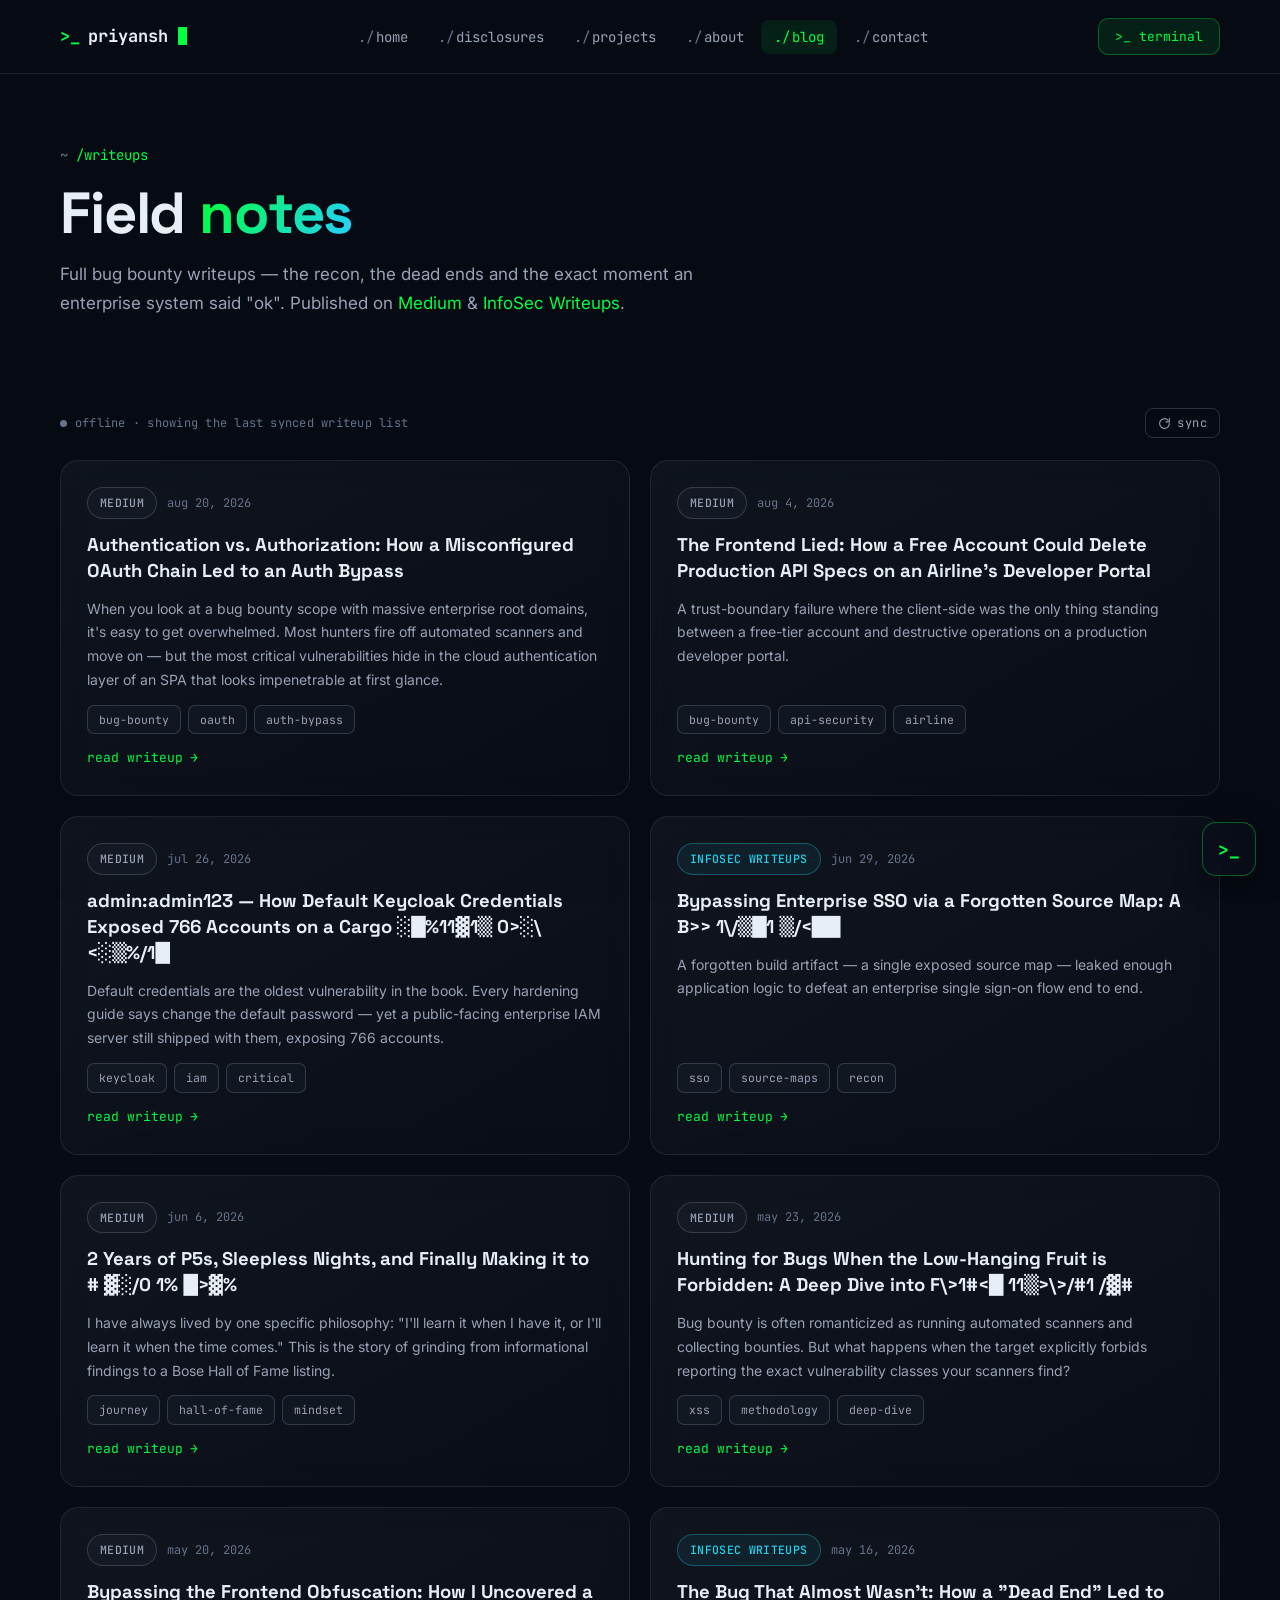
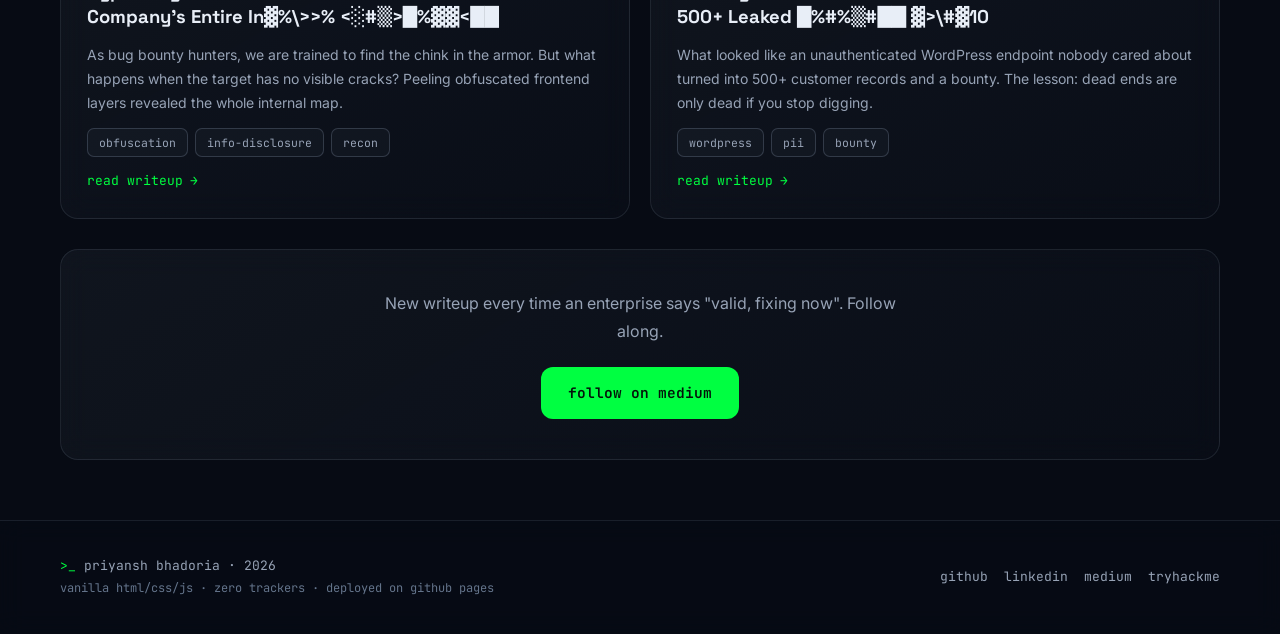
<file: blog.html>
<!DOCTYPE html>
<html lang="en">
<head>
  <meta charset="UTF-8">
  <meta name="viewport" content="width=device-width, initial-scale=1.0">
  <title>Writeups — Priyansh Bhadoria</title>
  <meta name="description" content="Bug bounty writeups & security research stories by Priyansh Bhadoria — OAuth chains, Keycloak default credentials, enterprise SSO bypasses and more.">
  <meta property="og:title" content="Writeups — Priyansh Bhadoria">
  <meta property="og:description" content="Bug bounty writeups: auth bypasses, PII leaks, SSO takeovers.">
  <meta property="og:type" content="website">
  <meta name="theme-color" content="#070b14">
  <link rel="icon" type="image/svg+xml" href="favicon.svg">
  <link rel="preconnect" href="https://fonts.googleapis.com">
  <link rel="preconnect" href="https://fonts.gstatic.com" crossorigin>
  <link href="https://fonts.googleapis.com/css2?family=Inter:wght@400;500;600;700&family=JetBrains+Mono:wght@400;500;700&family=Space+Grotesk:wght@500;600;700&display=swap" rel="stylesheet">
  <link rel="stylesheet" href="css/style.css">
</head>
<body data-page="blog">
  <canvas id="matrix-canvas" aria-hidden="true"></canvas>

  <header class="nav" id="nav">
    <nav class="nav-inner">
      <a href="index.html" class="nav-logo" aria-label="Home"><span class="logo-prompt">&gt;_</span>priyansh<span class="cursor" aria-hidden="true"></span></a>
      <ul class="nav-links" id="nav-links">
        <li><a href="index.html" data-nav="home">home</a></li>
        <li><a href="disclosures.html" data-nav="disclosures">disclosures</a></li>
        <li><a href="projects.html" data-nav="projects">projects</a></li>
        <li><a href="about.html" data-nav="about">about</a></li>
        <li><a href="blog.html" data-nav="blog">blog</a></li>
        <li><a href="contact.html" data-nav="contact">contact</a></li>
      </ul>
      <button class="terminal-btn" id="terminal-open">&gt;_ terminal</button>
      <button class="nav-toggle" id="nav-toggle" aria-label="Toggle navigation" aria-expanded="false"><span></span><span></span><span></span></button>
    </nav>
  </header>

  <main>
    <section class="page-hero">
      <div class="container">
        <div class="breadcrumb">~ <span class="crumb-accent">/writeups</span></div>
        <h1 class="page-title">Field <span class="grad">notes</span></h1>
        <p class="page-sub">Full bug bounty writeups — the recon, the dead ends and the exact moment an enterprise system said "ok". Published on <a href="https://medium.com/@priyanshbhadoria5" target="_blank" rel="noopener">Medium</a> &amp; <a href="https://infosecwriteups.com" target="_blank" rel="noopener">InfoSec Writeups</a>.</p>
      </div>
    </section>

    <section class="section-sm">
      <div class="container">
        <div class="feed-toolbar reveal">
          <div class="feed-status" id="feed-status"><span class="fs-dot"></span><span class="fs-text">checking medium feed…</span></div>
          <button class="feed-refresh" id="feed-refresh" title="Re-sync the Medium feed now" aria-label="Re-sync the Medium feed now">
            <svg viewBox="0 0 24 24" width="13" height="13" aria-hidden="true"><path d="M21 12a9 9 0 1 1-2.64-6.36"/><path d="M21 3v6h-6"/></svg>sync
          </button>
        </div>

        <div class="blog-grid" id="blog-grid">

          <article class="glass-card blog-card reveal">
            <div class="blog-meta">
              <span class="badge badge-muted">MEDIUM</span>
              <span class="blog-date">aug 20, 2026</span>
            </div>
            <h2 class="blog-title"><a href="https://medium.com/@priyanshbhadoria5/authentication-vs-authorization-how-a-misconfigured-oauth-chain-led-to-an-auth-bypass-b14d1c0d402a" target="_blank" rel="noopener">Authentication vs. Authorization: How a Misconfigured OAuth Chain Led to an Auth Bypass</a></h2>
            <p class="blog-excerpt">When you look at a bug bounty scope with massive enterprise root domains, it's easy to get overwhelmed. Most hunters fire off automated scanners and move on — but the most critical vulnerabilities hide in the cloud authentication layer of an SPA that looks impenetrable at first glance.</p>
            <div class="blog-cats"><span class="tech-chip">bug-bounty</span><span class="tech-chip">oauth</span><span class="tech-chip">auth-bypass</span></div>
            <a class="blog-link" href="https://medium.com/@priyanshbhadoria5/authentication-vs-authorization-how-a-misconfigured-oauth-chain-led-to-an-auth-bypass-b14d1c0d402a" target="_blank" rel="noopener">read writeup</a>
          </article>

          <article class="glass-card blog-card reveal reveal-d1">
            <div class="blog-meta">
              <span class="badge badge-muted">MEDIUM</span>
              <span class="blog-date">aug 4, 2026</span>
            </div>
            <h2 class="blog-title"><a href="https://medium.com/@priyanshbhadoria5/the-frontend-lied-how-a-free-account-could-delete-production-api-specs-on-an-airlines-developer-4085f4093aeb" target="_blank" rel="noopener">The Frontend Lied: How a Free Account Could Delete Production API Specs on an Airline's Developer Portal</a></h2>
            <p class="blog-excerpt">A trust-boundary failure where the client-side was the only thing standing between a free-tier account and destructive operations on a production developer portal.</p>
            <div class="blog-cats"><span class="tech-chip">bug-bounty</span><span class="tech-chip">api-security</span><span class="tech-chip">airline</span></div>
            <a class="blog-link" href="https://medium.com/@priyanshbhadoria5/the-frontend-lied-how-a-free-account-could-delete-production-api-specs-on-an-airlines-developer-4085f4093aeb" target="_blank" rel="noopener">read writeup</a>
          </article>

          <article class="glass-card blog-card reveal reveal-d2">
            <div class="blog-meta">
              <span class="badge badge-muted">MEDIUM</span>
              <span class="blog-date">jul 26, 2026</span>
            </div>
            <h2 class="blog-title"><a href="https://medium.com/@priyanshbhadoria5/admin-admin123-how-default-keycloak-credentials-on-a-cargo-training-environment-exposed-766-f026dcf45023" target="_blank" rel="noopener">admin:admin123 — How Default Keycloak Credentials Exposed 766 Accounts on a Cargo Training Environment</a></h2>
            <p class="blog-excerpt">Default credentials are the oldest vulnerability in the book. Every hardening guide says change the default password — yet a public-facing enterprise IAM server still shipped with them, exposing 766 accounts.</p>
            <div class="blog-cats"><span class="tech-chip">keycloak</span><span class="tech-chip">iam</span><span class="tech-chip">critical</span></div>
            <a class="blog-link" href="https://medium.com/@priyanshbhadoria5/admin-admin123-how-default-keycloak-credentials-on-a-cargo-training-environment-exposed-766-f026dcf45023" target="_blank" rel="noopener">read writeup</a>
          </article>

          <article class="glass-card blog-card reveal reveal-d3">
            <div class="blog-meta">
              <span class="badge badge-info">INFOSEC WRITEUPS</span>
              <span class="blog-date">jun 29, 2026</span>
            </div>
            <h2 class="blog-title"><a href="https://infosecwriteups.com/bypassing-enterprise-sso-via-a-forgotten-source-map-a-bug-bounty-story-a43ab0973146" target="_blank" rel="noopener">Bypassing Enterprise SSO via a Forgotten Source Map: A Bug Bounty Story</a></h2>
            <p class="blog-excerpt">A forgotten build artifact — a single exposed source map — leaked enough application logic to defeat an enterprise single sign-on flow end to end.</p>
            <div class="blog-cats"><span class="tech-chip">sso</span><span class="tech-chip">source-maps</span><span class="tech-chip">recon</span></div>
            <a class="blog-link" href="https://infosecwriteups.com/bypassing-enterprise-sso-via-a-forgotten-source-map-a-bug-bounty-story-a43ab0973146" target="_blank" rel="noopener">read writeup</a>
          </article>

          <article class="glass-card blog-card reveal">
            <div class="blog-meta">
              <span class="badge badge-muted">MEDIUM</span>
              <span class="blog-date">jun 6, 2026</span>
            </div>
            <h2 class="blog-title"><a href="https://medium.com/@priyanshbhadoria5/2-years-of-p5s-sleepless-nights-and-finally-making-it-to-a-hall-of-fame-b43144bdaa48" target="_blank" rel="noopener">2 Years of P5s, Sleepless Nights, and Finally Making it to a Hall of Fame</a></h2>
            <p class="blog-excerpt">I have always lived by one specific philosophy: "I'll learn it when I have it, or I'll learn it when the time comes." This is the story of grinding from informational findings to a Bose Hall of Fame listing.</p>
            <div class="blog-cats"><span class="tech-chip">journey</span><span class="tech-chip">hall-of-fame</span><span class="tech-chip">mindset</span></div>
            <a class="blog-link" href="https://medium.com/@priyanshbhadoria5/2-years-of-p5s-sleepless-nights-and-finally-making-it-to-a-hall-of-fame-b43144bdaa48" target="_blank" rel="noopener">read writeup</a>
          </article>

          <article class="glass-card blog-card reveal reveal-d1">
            <div class="blog-meta">
              <span class="badge badge-muted">MEDIUM</span>
              <span class="blog-date">may 23, 2026</span>
            </div>
            <h2 class="blog-title"><a href="https://medium.com/@priyanshbhadoria5/hunting-for-bugs-when-the-low-hanging-fruit-is-forbidden-a-deep-dive-into-finding-reflected-xss-8d52f058ad78" target="_blank" rel="noopener">Hunting for Bugs When the Low-Hanging Fruit is Forbidden: A Deep Dive into Finding Reflected XSS</a></h2>
            <p class="blog-excerpt">Bug bounty is often romanticized as running automated scanners and collecting bounties. But what happens when the target explicitly forbids reporting the exact vulnerability classes your scanners find?</p>
            <div class="blog-cats"><span class="tech-chip">xss</span><span class="tech-chip">methodology</span><span class="tech-chip">deep-dive</span></div>
            <a class="blog-link" href="https://medium.com/@priyanshbhadoria5/hunting-for-bugs-when-the-low-hanging-fruit-is-forbidden-a-deep-dive-into-finding-reflected-xss-8d52f058ad78" target="_blank" rel="noopener">read writeup</a>
          </article>

          <article class="glass-card blog-card reveal reveal-d2">
            <div class="blog-meta">
              <span class="badge badge-muted">MEDIUM</span>
              <span class="blog-date">may 20, 2026</span>
            </div>
            <h2 class="blog-title"><a href="https://medium.com/@priyanshbhadoria5/bypassing-the-frontend-obfuscation-how-i-uncovered-a-companys-entire-internal-architecture-da95e27668c9" target="_blank" rel="noopener">Bypassing the Frontend Obfuscation: How I Uncovered a Company's Entire Internal Architecture</a></h2>
            <p class="blog-excerpt">As bug bounty hunters, we are trained to find the chink in the armor. But what happens when the target has no visible cracks? Peeling obfuscated frontend layers revealed the whole internal map.</p>
            <div class="blog-cats"><span class="tech-chip">obfuscation</span><span class="tech-chip">info-disclosure</span><span class="tech-chip">recon</span></div>
            <a class="blog-link" href="https://medium.com/@priyanshbhadoria5/bypassing-the-frontend-obfuscation-how-i-uncovered-a-companys-entire-internal-architecture-da95e27668c9" target="_blank" rel="noopener">read writeup</a>
          </article>

          <article class="glass-card blog-card reveal reveal-d3">
            <div class="blog-meta">
              <span class="badge badge-info">INFOSEC WRITEUPS</span>
              <span class="blog-date">may 16, 2026</span>
            </div>
            <h2 class="blog-title"><a href="https://infosecwriteups.com/the-bug-that-almost-wasnt-how-a-dead-end-led-to-500-leaked-customer-records-18db26e53705" target="_blank" rel="noopener">The Bug That Almost Wasn't: How a "Dead End" Led to 500+ Leaked Customer Records</a></h2>
            <p class="blog-excerpt">What looked like an unauthenticated WordPress endpoint nobody cared about turned into 500+ customer records and a bounty. The lesson: dead ends are only dead if you stop digging.</p>
            <div class="blog-cats"><span class="tech-chip">wordpress</span><span class="tech-chip">pii</span><span class="tech-chip">bounty</span></div>
            <a class="blog-link" href="https://infosecwriteups.com/the-bug-that-almost-wasnt-how-a-dead-end-led-to-500-leaked-customer-records-18db26e53705" target="_blank" rel="noopener">read writeup</a>
          </article>

        </div>

        <div class="glass-card reveal" style="text-align:center; padding: 40px 30px; margin-top: 30px;">
          <p style="color: var(--text-muted); max-width: 520px; margin: 0 auto 22px;">New writeup every time an enterprise says "valid, fixing now". Follow along.</p>
          <a class="btn btn-primary" href="https://medium.com/@priyanshbhadoria5" target="_blank" rel="noopener">follow on medium</a>
        </div>
      </div>
    </section>
  </main>

  <footer class="footer">
    <div class="footer-inner">
      <div class="footer-left">
        <span class="fl-accent">&gt;_</span> priyansh bhadoria · <span id="footer-year">2026</span><br>
        <span style="color: var(--text-faint); font-size: 12px;">vanilla html/css/js · zero trackers · deployed on github pages</span>
      </div>
      <div class="footer-links">
        <a href="https://github.com/Priyansh5" target="_blank" rel="noopener">github</a>
        <a href="https://linkedin.com/in/priyansh-bhadoria" target="_blank" rel="noopener">linkedin</a>
        <a href="https://medium.com/@priyanshbhadoria5" target="_blank" rel="noopener">medium</a>
        <a href="https://tryhackme.com/p/DEKU." target="_blank" rel="noopener">tryhackme</a>
      </div>
    </div>
  </footer>

  <button class="terminal-fab" id="terminal-fab" aria-label="Open interactive terminal">&gt;_</button>
  <div class="terminal-overlay" id="terminal-overlay" role="dialog" aria-modal="true" aria-label="Interactive terminal">
    <div class="terminal-panel">
      <div class="terminal-head">
        <span class="t-dot t-dot-r"></span><span class="t-dot t-dot-y"></span><span class="t-dot t-dot-g"></span>
        <span class="terminal-title">priyansh@portfolio: ~ — bash</span>
        <button class="terminal-close" id="terminal-close" aria-label="Close terminal">✕</button>
      </div>
      <div class="terminal-body" id="terminal-body" aria-live="polite"></div>
      <div class="terminal-input-row">
        <span class="t-prompt">priyansh@portfolio:~$</span>
        <input class="terminal-input" id="terminal-input" type="text" autocomplete="off" autocapitalize="off" spellcheck="false" aria-label="Terminal command input" placeholder="type 'help'...">
      </div>
    </div>
  </div>

  <script src="js/backgrounds.js"></script>
  <script src="js/transition.js"></script>
  <script src="js/glitch.js"></script>
  <script src="js/medium-feed.js"></script>
  <script src="js/terminal.js"></script>
  <script src="js/main.js"></script>
</body>
</html>
</file>
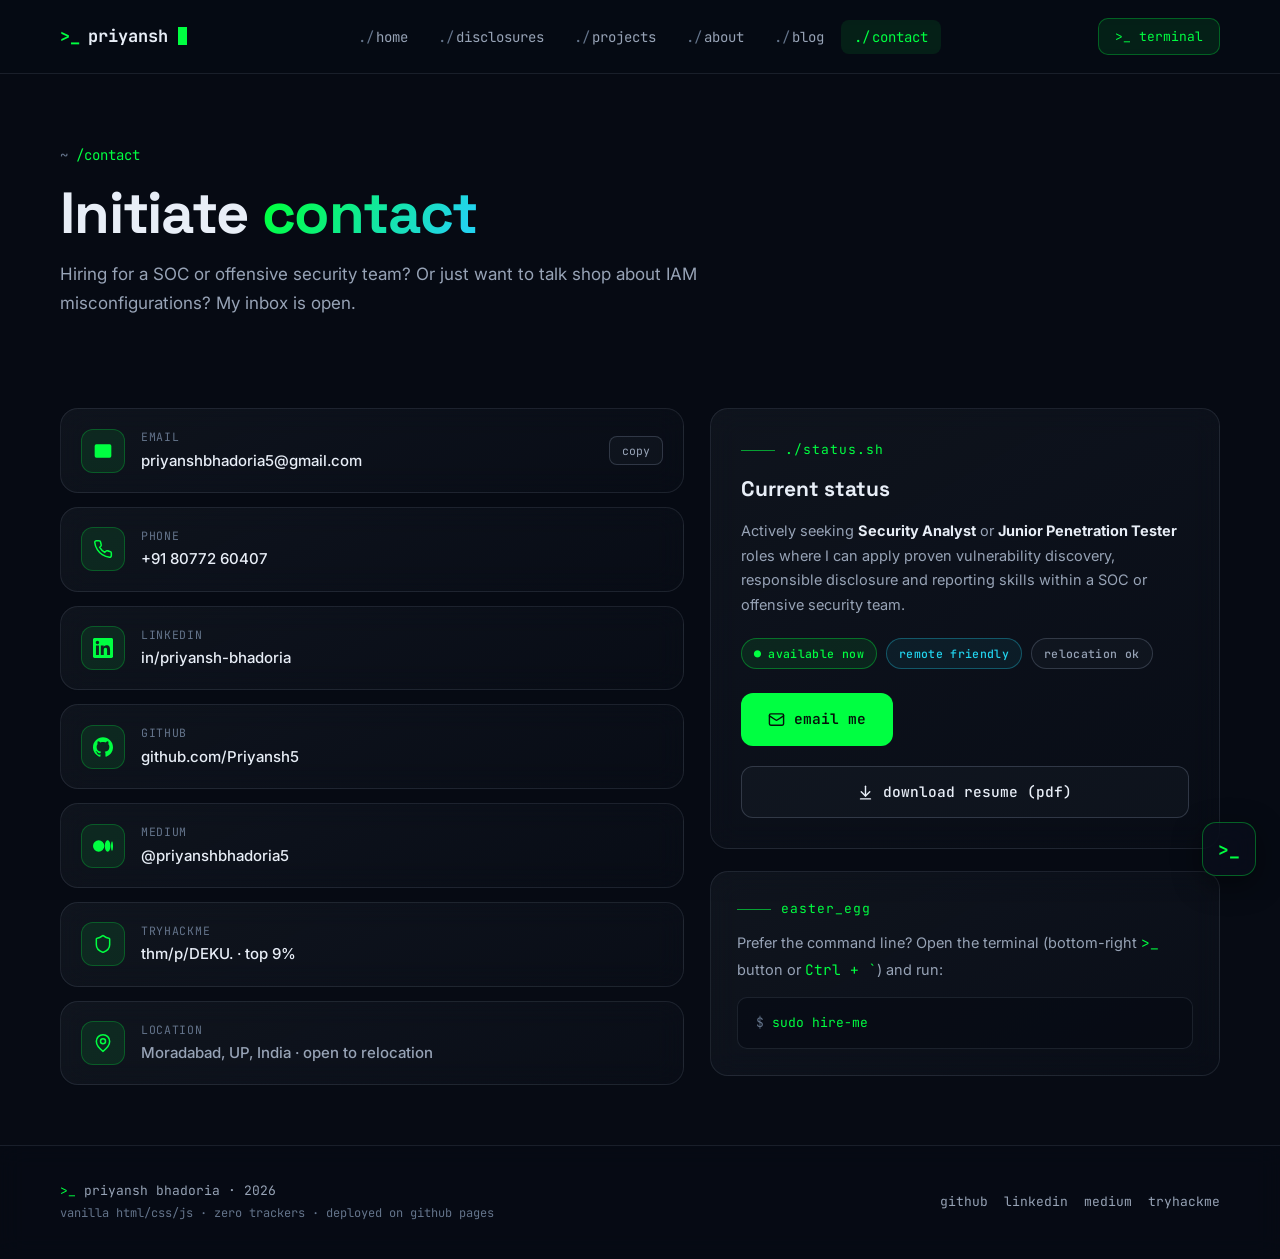
<file: contact.html>
<!DOCTYPE html>
<html lang="en">
<head>
  <meta charset="UTF-8">
  <meta name="viewport" content="width=device-width, initial-scale=1.0">
  <title>Contact — Priyansh Bhadoria</title>
  <meta name="description" content="Contact Priyansh Bhadoria — Security Analyst & Junior Penetration Tester. Open to SOC and offensive security roles, open to relocation.">
  <meta property="og:title" content="Contact — Priyansh Bhadoria">
  <meta property="og:description" content="Initiate contact with a proven vulnerability researcher.">
  <meta property="og:type" content="website">
  <meta name="theme-color" content="#070b14">
  <link rel="icon" type="image/svg+xml" href="favicon.svg">
  <link rel="preconnect" href="https://fonts.googleapis.com">
  <link rel="preconnect" href="https://fonts.gstatic.com" crossorigin>
  <link href="https://fonts.googleapis.com/css2?family=Inter:wght@400;500;600;700&family=JetBrains+Mono:wght@400;500;700&family=Space+Grotesk:wght@500;600;700&display=swap" rel="stylesheet">
  <link rel="stylesheet" href="css/style.css">
</head>
<body data-page="contact">
  <canvas id="matrix-canvas" aria-hidden="true"></canvas>

  <header class="nav" id="nav">
    <nav class="nav-inner">
      <a href="index.html" class="nav-logo" aria-label="Home"><span class="logo-prompt">&gt;_</span>priyansh<span class="cursor" aria-hidden="true"></span></a>
      <ul class="nav-links" id="nav-links">
        <li><a href="index.html" data-nav="home">home</a></li>
        <li><a href="disclosures.html" data-nav="disclosures">disclosures</a></li>
        <li><a href="projects.html" data-nav="projects">projects</a></li>
        <li><a href="about.html" data-nav="about">about</a></li>
        <li><a href="blog.html" data-nav="blog">blog</a></li>
        <li><a href="contact.html" data-nav="contact">contact</a></li>
      </ul>
      <button class="terminal-btn" id="terminal-open">&gt;_ terminal</button>
      <button class="nav-toggle" id="nav-toggle" aria-label="Toggle navigation" aria-expanded="false"><span></span><span></span><span></span></button>
    </nav>
  </header>

  <main>
    <section class="page-hero">
      <div class="container">
        <div class="breadcrumb">~ <span class="crumb-accent">/contact</span></div>
        <h1 class="page-title">Initiate <span class="grad">contact</span></h1>
        <p class="page-sub">Hiring for a SOC or offensive security team? Or just want to talk shop about IAM misconfigurations? My inbox is open.</p>
      </div>
    </section>

    <section class="section-sm">
      <div class="container">
        <div class="contact-grid">

          <!-- direct channels -->
          <div class="contact-list">
            <div class="glass-card contact-item reveal">
              <div class="ci-icon"><svg viewBox="0 0 24 24" aria-hidden="true"><rect width="20" height="16" x="2" y="4" rx="2"/><path d="m22 7-8.97 5.7a1.94 1.94 0 0 1-2.06 0L2 7"/></svg></div>
              <div>
                <div class="ci-label">EMAIL</div>
                <a class="ci-value" href="mailto:priyanshbhadoria5@gmail.com">priyanshbhadoria5@gmail.com</a>
              </div>
              <button class="copy-btn" data-copy="priyanshbhadoria5@gmail.com" aria-label="Copy email address">copy</button>
            </div>

            <div class="glass-card contact-item reveal reveal-d1">
              <div class="ci-icon"><svg viewBox="0 0 24 24" class="stroked" aria-hidden="true"><path d="M22 16.92v3a2 2 0 0 1-2.18 2 19.79 19.79 0 0 1-8.63-3.07 19.5 19.5 0 0 1-6-6 19.79 19.79 0 0 1-3.07-8.67A2 2 0 0 1 4.11 2h3a2 2 0 0 1 2 1.72c.127.96.361 1.903.7 2.81a2 2 0 0 1-.45 2.11L8.09 9.91a16 16 0 0 0 6 6l1.27-1.27a2 2 0 0 1 2.11-.45c.907.339 1.85.573 2.81.7A2 2 0 0 1 22 16.92z"/></svg></div>
              <div>
                <div class="ci-label">PHONE</div>
                <a class="ci-value" href="tel:+918077260407">+91 80772 60407</a>
              </div>
            </div>

            <div class="glass-card contact-item reveal reveal-d2">
              <div class="ci-icon"><svg viewBox="0 0 24 24" aria-hidden="true"><path d="M20.447 20.452h-3.554v-5.569c0-1.328-.027-3.037-1.852-3.037-1.853 0-2.136 1.445-2.136 2.939v5.667H9.351V9h3.414v1.561h.046c.477-.9 1.637-1.85 3.37-1.85 3.601 0 4.267 2.37 4.267 5.455v6.286zM5.337 7.433c-1.144 0-2.063-.926-2.063-2.065 0-1.138.92-2.063 2.063-2.063 1.14 0 2.064.925 2.064 2.063 0 1.139-.925 2.065-2.064 2.065zm1.782 13.019H3.555V9h3.564v11.452zM22.225 0H1.771C.792 0 0 .774 0 1.729v20.542C0 23.227.792 24 1.771 24h20.451C23.2 24 24 23.227 24 22.271V1.729C24 .774 23.2 0 22.225 0z"/></svg></div>
              <div>
                <div class="ci-label">LINKEDIN</div>
                <a class="ci-value" href="https://linkedin.com/in/priyansh-bhadoria" target="_blank" rel="noopener">in/priyansh-bhadoria</a>
              </div>
            </div>

            <div class="glass-card contact-item reveal reveal-d3">
              <div class="ci-icon"><svg viewBox="0 0 24 24" aria-hidden="true"><path d="M12 .297c-6.63 0-12 5.373-12 12 0 5.303 3.438 9.8 8.205 11.385.6.113.82-.258.82-.577 0-.285-.01-1.04-.015-2.04-3.338.724-4.042-1.61-4.042-1.61C4.422 18.07 3.633 17.7 3.633 17.7c-1.087-.744.084-.729.084-.729 1.205.084 1.838 1.236 1.838 1.236 1.07 1.835 2.809 1.305 3.495.998.108-.776.417-1.305.76-1.605-2.665-.3-5.466-1.332-5.466-5.93 0-1.31.465-2.38 1.235-3.22-.135-.303-.54-1.523.105-3.176 0 0 1.005-.322 3.3 1.23.96-.267 1.98-.399 3-.405 1.02.006 2.04.138 3 .405 2.28-1.552 3.285-1.23 3.285-1.23.645 1.653.24 2.873.12 3.176.765.84 1.23 1.91 1.23 3.22 0 4.61-2.805 5.625-5.475 5.92.42.36.81 1.096.81 2.22 0 1.606-.015 2.896-.015 3.286 0 .315.21.69.825.57C20.565 22.092 24 17.592 24 12.297c0-6.627-5.373-12-12-12"/></svg></div>
              <div>
                <div class="ci-label">GITHUB</div>
                <a class="ci-value" href="https://github.com/Priyansh5" target="_blank" rel="noopener">github.com/Priyansh5</a>
              </div>
            </div>

            <div class="glass-card contact-item reveal reveal-d4">
              <div class="ci-icon"><svg viewBox="0 0 24 24" aria-hidden="true"><path d="M13.54 12a6.8 6.8 0 01-6.77 6.82A6.8 6.8 0 010 12a6.8 6.8 0 016.77-6.82A6.8 6.8 0 0113.54 12zM20.96 12c0 3.54-1.51 6.82-3.38 6.82-1.87 0-3.38-3.07-3.38-6.82s1.51-6.82 3.38-6.82S20.96 8.46 20.96 12zM24 12c0 3.17-.53 5.75-1.19 5.75-.66 0-1.19-2.58-1.19-5.75s.53-5.75 1.19-5.75S24 8.83 24 12z"/></svg></div>
              <div>
                <div class="ci-label">MEDIUM</div>
                <a class="ci-value" href="https://medium.com/@priyanshbhadoria5" target="_blank" rel="noopener">@priyanshbhadoria5</a>
              </div>
            </div>

            <div class="glass-card contact-item reveal">
              <div class="ci-icon"><svg viewBox="0 0 24 24" class="stroked" aria-hidden="true"><path d="M20 13c0 5-3.5 7.5-7.66 8.95a1 1 0 0 1-.67-.01C7.5 20.5 4 18 4 13V6a1 1 0 0 1 1-1c2 0 4.5-1.2 6.24-2.72a1 1 0 0 1 1.52 0C14.51 3.81 17 5 19 5a1 1 0 0 1 1 1z"/></svg></div>
              <div>
                <div class="ci-label">TRYHACKME</div>
                <a class="ci-value" href="https://tryhackme.com/p/DEKU." target="_blank" rel="noopener">thm/p/DEKU. · top 9%</a>
              </div>
            </div>

            <div class="glass-card contact-item reveal reveal-d1">
              <div class="ci-icon"><svg viewBox="0 0 24 24" class="stroked" aria-hidden="true"><path d="M20 10c0 6-8 12-8 12s-8-6-8-12a8 8 0 0 1 16 0Z"/><circle cx="12" cy="10" r="3"/></svg></div>
              <div>
                <div class="ci-label">LOCATION</div>
                <span class="ci-value" style="color: var(--text-muted);">Moradabad, UP, India · open to relocation</span>
              </div>
            </div>
          </div>

          <!-- availability -->
          <div>
            <div class="glass-card availability-card reveal">
              <div class="section-kicker">./status.sh</div>
              <h2 class="avail-title">Current status</h2>
              <p class="avail-text">Actively seeking <strong style="color: var(--text);">Security Analyst</strong> or <strong style="color: var(--text);">Junior Penetration Tester</strong> roles where I can apply proven vulnerability discovery, responsible disclosure and reporting skills within a SOC or offensive security team.</p>
              <div class="avail-tags">
                <span class="badge badge-green">● available now</span>
                <span class="badge badge-info">remote friendly</span>
                <span class="badge badge-muted">relocation ok</span>
              </div>
              <div class="hero-actions" style="justify-content: flex-start; margin: 0 0 20px;">
                <a href="mailto:priyanshbhadoria5@gmail.com" class="btn btn-primary">
                  <svg viewBox="0 0 24 24" fill="none" stroke="currentColor" stroke-width="2" stroke-linecap="round" stroke-linejoin="round" aria-hidden="true"><rect width="20" height="16" x="2" y="4" rx="2"/><path d="m22 7-8.97 5.7a1.94 1.94 0 0 1-2.06 0L2 7"/></svg>
                  email me
                </a>
              </div>
              <a href="assets/Priyansh_Bhadoria_Resume.pdf" download class="btn btn-ghost" style="width: 100%; justify-content: center;">
                <svg viewBox="0 0 24 24" fill="none" stroke="currentColor" stroke-width="2" stroke-linecap="round" stroke-linejoin="round" aria-hidden="true"><path d="M12 17V3"/><path d="m6 11 6 6 6-6"/><path d="M19 21H5"/></svg>
                download resume (pdf)
              </a>
            </div>

            <div class="glass-card reveal reveal-d2" style="margin-top: 22px;">
              <div class="section-kicker">easter_egg</div>
              <p style="color: var(--text-muted); font-size: 14.5px; line-height: 1.8;">Prefer the command line? Open the terminal (bottom-right <span style="font-family: var(--font-mono); color: var(--accent);">&gt;_</span> button or <span style="font-family: var(--font-mono); color: var(--accent);">Ctrl + `</span>) and run:</p>
              <div style="font-family: var(--font-mono); font-size: 13px; color: var(--accent); background: rgba(7, 11, 20, 0.65); border: 1px solid var(--border); border-radius: 10px; padding: 14px 18px; margin-top: 14px;">
                <div><span style="color: var(--text-faint);">$</span> sudo hire-me</div>
              </div>
            </div>
          </div>

        </div>
      </div>
    </section>
  </main>

  <footer class="footer">
    <div class="footer-inner">
      <div class="footer-left">
        <span class="fl-accent">&gt;_</span> priyansh bhadoria · <span id="footer-year">2026</span><br>
        <span style="color: var(--text-faint); font-size: 12px;">vanilla html/css/js · zero trackers · deployed on github pages</span>
      </div>
      <div class="footer-links">
        <a href="https://github.com/Priyansh5" target="_blank" rel="noopener">github</a>
        <a href="https://linkedin.com/in/priyansh-bhadoria" target="_blank" rel="noopener">linkedin</a>
        <a href="https://medium.com/@priyanshbhadoria5" target="_blank" rel="noopener">medium</a>
        <a href="https://tryhackme.com/p/DEKU." target="_blank" rel="noopener">tryhackme</a>
      </div>
    </div>
  </footer>

  <button class="terminal-fab" id="terminal-fab" aria-label="Open interactive terminal">&gt;_</button>
  <div class="terminal-overlay" id="terminal-overlay" role="dialog" aria-modal="true" aria-label="Interactive terminal">
    <div class="terminal-panel">
      <div class="terminal-head">
        <span class="t-dot t-dot-r"></span><span class="t-dot t-dot-y"></span><span class="t-dot t-dot-g"></span>
        <span class="terminal-title">priyansh@portfolio: ~ — bash</span>
        <button class="terminal-close" id="terminal-close" aria-label="Close terminal">✕</button>
      </div>
      <div class="terminal-body" id="terminal-body" aria-live="polite"></div>
      <div class="terminal-input-row">
        <span class="t-prompt">priyansh@portfolio:~$</span>
        <input class="terminal-input" id="terminal-input" type="text" autocomplete="off" autocapitalize="off" spellcheck="false" aria-label="Terminal command input" placeholder="type 'help'...">
      </div>
    </div>
  </div>

  <script src="js/backgrounds.js"></script>
  <script src="js/transition.js"></script>
  <script src="js/glitch.js"></script>
  <script src="js/terminal.js"></script>
  <script src="js/main.js"></script>
</body>
</html>
</file>
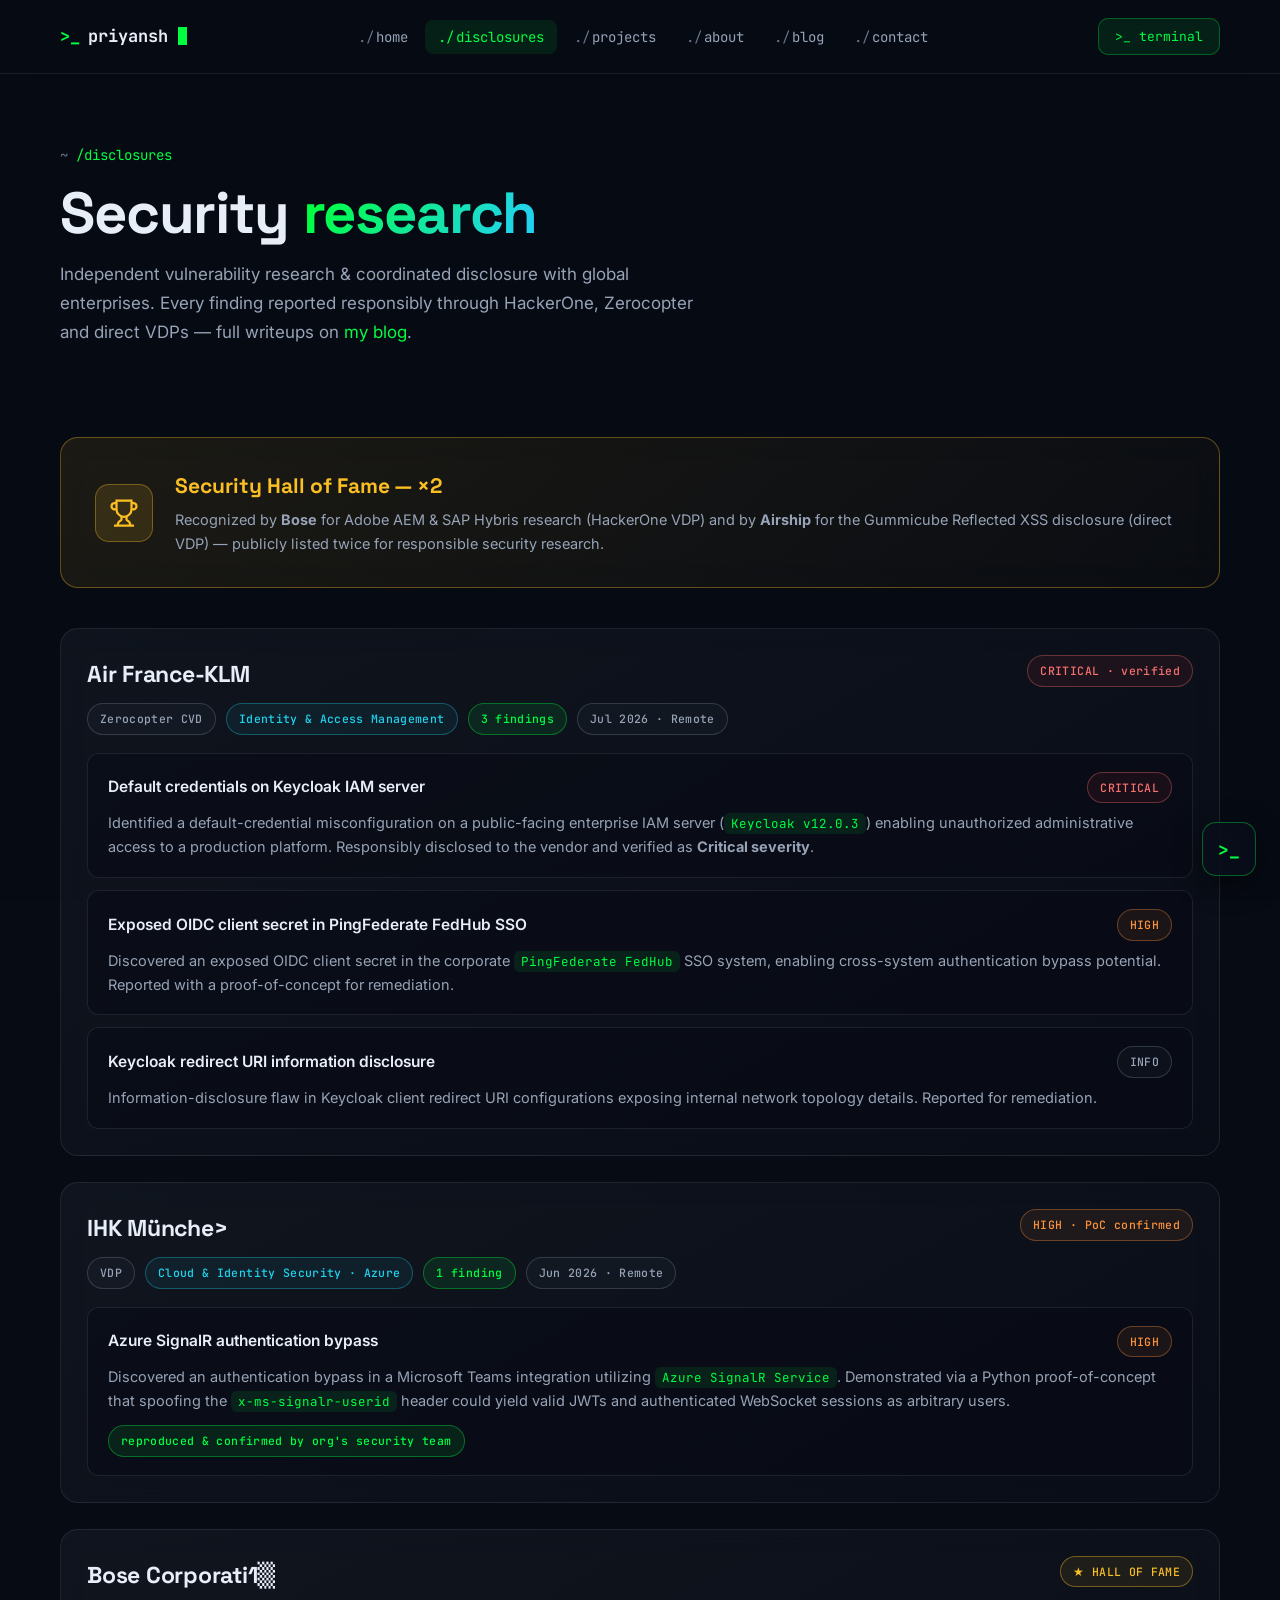
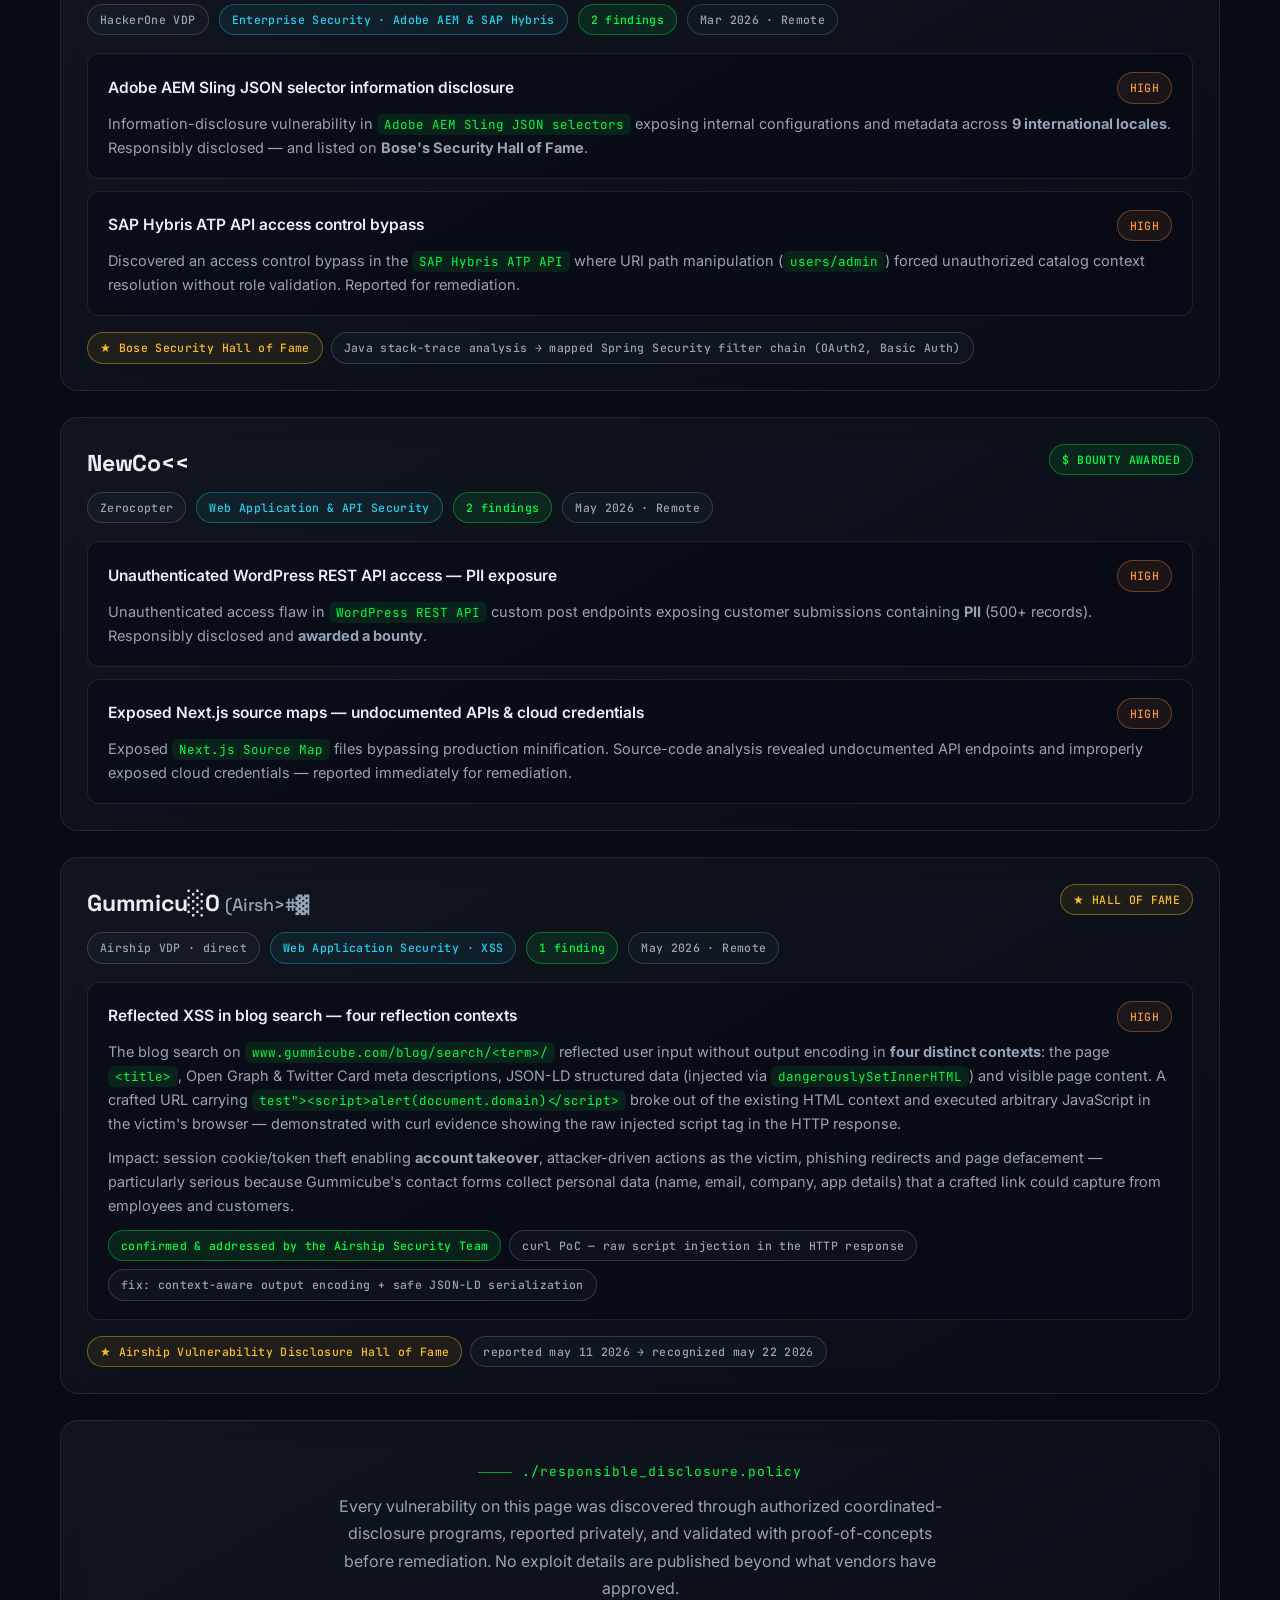
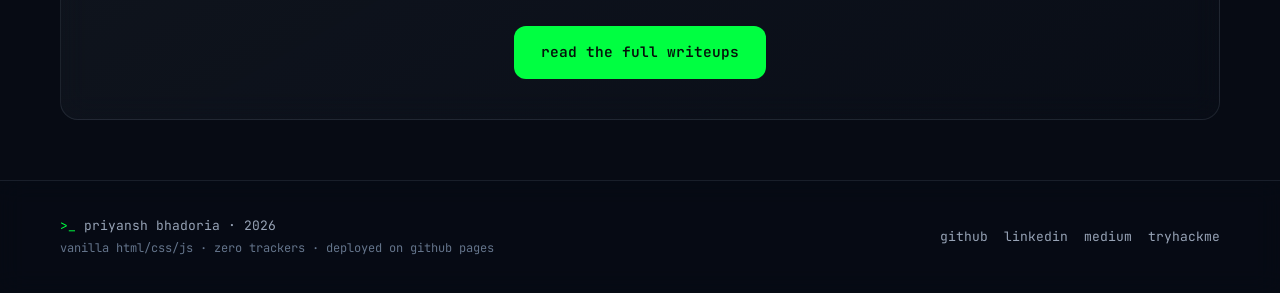
<file: disclosures.html>
<!DOCTYPE html>
<html lang="en">
<head>
  <meta charset="UTF-8">
  <meta name="viewport" content="width=device-width, initial-scale=1.0">
  <title>Security Research &amp; Disclosures — Priyansh Bhadoria</title>
  <meta name="description" content="9 responsibly disclosed vulnerabilities across Air France-KLM, IHK München, Bose, NewCold & Gummicube (Airship) via HackerOne, Zerocopter and direct VDP. 2× Security Hall of Fame.">
  <meta property="og:title" content="Security Research — Priyansh Bhadoria">
  <meta property="og:description" content="9 disclosures across Air France-KLM, Bose, IHK München, NewCold & Gummicube (Airship). 2× Hall of Fame.">
  <meta property="og:type" content="website">
  <meta name="theme-color" content="#070b14">
  <link rel="icon" type="image/svg+xml" href="favicon.svg">
  <link rel="preconnect" href="https://fonts.googleapis.com">
  <link rel="preconnect" href="https://fonts.gstatic.com" crossorigin>
  <link href="https://fonts.googleapis.com/css2?family=Inter:wght@400;500;600;700&family=JetBrains+Mono:wght@400;500;700&family=Space+Grotesk:wght@500;600;700&display=swap" rel="stylesheet">
  <link rel="stylesheet" href="css/style.css">
</head>
<body data-page="disclosures">
  <canvas id="matrix-canvas" aria-hidden="true"></canvas>

  <header class="nav" id="nav">
    <nav class="nav-inner">
      <a href="index.html" class="nav-logo" aria-label="Home"><span class="logo-prompt">&gt;_</span>priyansh<span class="cursor" aria-hidden="true"></span></a>
      <ul class="nav-links" id="nav-links">
        <li><a href="index.html" data-nav="home">home</a></li>
        <li><a href="disclosures.html" data-nav="disclosures">disclosures</a></li>
        <li><a href="projects.html" data-nav="projects">projects</a></li>
        <li><a href="about.html" data-nav="about">about</a></li>
        <li><a href="blog.html" data-nav="blog">blog</a></li>
        <li><a href="contact.html" data-nav="contact">contact</a></li>
      </ul>
      <button class="terminal-btn" id="terminal-open">&gt;_ terminal</button>
      <button class="nav-toggle" id="nav-toggle" aria-label="Toggle navigation" aria-expanded="false"><span></span><span></span><span></span></button>
    </nav>
  </header>

  <main>
    <section class="page-hero">
      <div class="container">
        <div class="breadcrumb">~ <span class="crumb-accent">/disclosures</span></div>
        <h1 class="page-title">Security <span class="grad">research</span></h1>
        <p class="page-sub">Independent vulnerability research &amp; coordinated disclosure with global enterprises. Every finding reported responsibly through HackerOne, Zerocopter and direct VDPs — full writeups on <a href="blog.html">my blog</a>.</p>
      </div>
    </section>

    <section class="section-sm">
      <div class="container">

        <!-- HALL OF FAME -->
        <div class="glass-card hof-banner reveal">
          <div class="hof-trophy">
            <svg viewBox="0 0 24 24" aria-hidden="true"><path d="M6 9H4.5a2.5 2.5 0 0 1 0-5H6"/><path d="M18 9h1.5a2.5 2.5 0 0 0 0-5H18"/><path d="M4 22h16"/><path d="M10 14.66V17c0 .55-.47.98-.97 1.21C7.85 18.75 7 20.24 7 22"/><path d="M14 14.66V17c0 .55.47.98.97 1.21C16.15 18.75 17 20.24 17 22"/><path d="M18 2H6v7a6 6 0 0 0 12 0V2Z"/></svg>
          </div>
          <div>
            <div class="hof-title">Security Hall of Fame — ×2</div>
            <div class="hof-sub">Recognized by <strong>Bose</strong> for Adobe AEM &amp; SAP Hybris research (HackerOne VDP) and by <strong>Airship</strong> for the Gummicube Reflected XSS disclosure (direct VDP) — publicly listed twice for responsible security research.</div>
          </div>
        </div>

        <!-- AIR FRANCE-KLM -->
        <article class="glass-card disclosure-card reveal" id="air-france-klm">
          <div class="disclosure-head">
            <div>
              <h2 class="company-name">Air France-KLM</h2>
              <div class="company-meta">
                <span class="badge badge-muted">Zerocopter CVD</span>
                <span class="badge badge-info">Identity &amp; Access Management</span>
                <span class="badge badge-green">3 findings</span>
                <span class="badge badge-muted">Jul 2026 · Remote</span>
              </div>
            </div>
            <span class="badge badge-critical">CRITICAL · verified</span>
          </div>

          <div class="findings">
            <div class="finding">
              <div class="finding-top">
                <span class="finding-title">Default credentials on Keycloak IAM server</span>
                <span class="badge badge-critical">CRITICAL</span>
              </div>
              <p class="finding-desc">Identified a default-credential misconfiguration on a public-facing enterprise IAM server (<code>Keycloak v12.0.3</code>) enabling unauthorized administrative access to a production platform. Responsibly disclosed to the vendor and verified as <strong>Critical severity</strong>.</p>
            </div>
            <div class="finding">
              <div class="finding-top">
                <span class="finding-title">Exposed OIDC client secret in PingFederate FedHub SSO</span>
                <span class="badge badge-high">HIGH</span>
              </div>
              <p class="finding-desc">Discovered an exposed OIDC client secret in the corporate <code>PingFederate FedHub</code> SSO system, enabling cross-system authentication bypass potential. Reported with a proof-of-concept for remediation.</p>
            </div>
            <div class="finding">
              <div class="finding-top">
                <span class="finding-title">Keycloak redirect URI information disclosure</span>
                <span class="badge badge-muted">INFO</span>
              </div>
              <p class="finding-desc">Information-disclosure flaw in Keycloak client redirect URI configurations exposing internal network topology details. Reported for remediation.</p>
            </div>
          </div>
        </article>

        <!-- IHK MÜNCHEN -->
        <article class="glass-card disclosure-card reveal" id="ihk-muenchen">
          <div class="disclosure-head">
            <div>
              <h2 class="company-name">IHK München</h2>
              <div class="company-meta">
                <span class="badge badge-muted">VDP</span>
                <span class="badge badge-info">Cloud &amp; Identity Security · Azure</span>
                <span class="badge badge-green">1 finding</span>
                <span class="badge badge-muted">Jun 2026 · Remote</span>
              </div>
            </div>
            <span class="badge badge-high">HIGH · PoC confirmed</span>
          </div>

          <div class="findings">
            <div class="finding">
              <div class="finding-top">
                <span class="finding-title">Azure SignalR authentication bypass</span>
                <span class="badge badge-high">HIGH</span>
              </div>
              <p class="finding-desc">Discovered an authentication bypass in a Microsoft Teams integration utilizing <code>Azure SignalR Service</code>. Demonstrated via a Python proof-of-concept that spoofing the <code>x-ms-signalr-userid</code> header could yield valid JWTs and authenticated WebSocket sessions as arbitrary users.</p>
              <div class="finding-outcomes">
                <span class="badge badge-green">reproduced &amp; confirmed by org's security team</span>
              </div>
            </div>
          </div>
        </article>

        <!-- BOSE -->
        <article class="glass-card disclosure-card reveal" id="bose">
          <div class="disclosure-head">
            <div>
              <h2 class="company-name">Bose Corporation</h2>
              <div class="company-meta">
                <span class="badge badge-muted">HackerOne VDP</span>
                <span class="badge badge-info">Enterprise Security · Adobe AEM &amp; SAP Hybris</span>
                <span class="badge badge-green">2 findings</span>
                <span class="badge badge-muted">Mar 2026 · Remote</span>
              </div>
            </div>
            <span class="badge badge-gold">★ HALL OF FAME</span>
          </div>

          <div class="findings">
            <div class="finding">
              <div class="finding-top">
                <span class="finding-title">Adobe AEM Sling JSON selector information disclosure</span>
                <span class="badge badge-high">HIGH</span>
              </div>
              <p class="finding-desc">Information-disclosure vulnerability in <code>Adobe AEM Sling JSON selectors</code> exposing internal configurations and metadata across <strong>9 international locales</strong>. Responsibly disclosed — and listed on <strong>Bose's Security Hall of Fame</strong>.</p>
            </div>
            <div class="finding">
              <div class="finding-top">
                <span class="finding-title">SAP Hybris ATP API access control bypass</span>
                <span class="badge badge-high">HIGH</span>
              </div>
              <p class="finding-desc">Discovered an access control bypass in the <code>SAP Hybris ATP API</code> where URI path manipulation (<code>users/admin</code>) forced unauthorized catalog context resolution without role validation. Reported for remediation.</p>
            </div>
          </div>
          <div class="finding-outcomes" style="margin-top: 16px;">
            <span class="badge badge-gold">★ Bose Security Hall of Fame</span>
            <span class="badge badge-muted">Java stack-trace analysis → mapped Spring Security filter chain (OAuth2, Basic Auth)</span>
          </div>
        </article>

        <!-- NEWCOLD -->
        <article class="glass-card disclosure-card reveal" id="newcold">
          <div class="disclosure-head">
            <div>
              <h2 class="company-name">NewCold</h2>
              <div class="company-meta">
                <span class="badge badge-muted">Zerocopter</span>
                <span class="badge badge-info">Web Application &amp; API Security</span>
                <span class="badge badge-green">2 findings</span>
                <span class="badge badge-muted">May 2026 · Remote</span>
              </div>
            </div>
            <span class="badge badge-green">$ BOUNTY AWARDED</span>
          </div>

          <div class="findings">
            <div class="finding">
              <div class="finding-top">
                <span class="finding-title">Unauthenticated WordPress REST API access — PII exposure</span>
                <span class="badge badge-high">HIGH</span>
              </div>
              <p class="finding-desc">Unauthenticated access flaw in <code>WordPress REST API</code> custom post endpoints exposing customer submissions containing <strong>PII</strong> (500+ records). Responsibly disclosed and <strong>awarded a bounty</strong>.</p>
            </div>
            <div class="finding">
              <div class="finding-top">
                <span class="finding-title">Exposed Next.js source maps — undocumented APIs &amp; cloud credentials</span>
                <span class="badge badge-high">HIGH</span>
              </div>
              <p class="finding-desc">Exposed <code>Next.js Source Map</code> files bypassing production minification. Source-code analysis revealed undocumented API endpoints and improperly exposed cloud credentials — reported immediately for remediation.</p>
            </div>
          </div>
        </article>

        <!-- GUMMICUBE (AIRSHIP) -->
        <article class="glass-card disclosure-card reveal" id="gummicube">
          <div class="disclosure-head">
            <div>
              <h2 class="company-name">Gummicube <span style="color: var(--text-muted); font-weight: 500; font-size: 18px;">(Airship)</span></h2>
              <div class="company-meta">
                <span class="badge badge-muted">Airship VDP · direct</span>
                <span class="badge badge-info">Web Application Security · XSS</span>
                <span class="badge badge-green">1 finding</span>
                <span class="badge badge-muted">May 2026 · Remote</span>
              </div>
            </div>
            <span class="badge badge-gold">★ HALL OF FAME</span>
          </div>

          <div class="findings">
            <div class="finding">
              <div class="finding-top">
                <span class="finding-title">Reflected XSS in blog search — four reflection contexts</span>
                <span class="badge badge-high">HIGH</span>
              </div>
              <p class="finding-desc">The blog search on <code>www.gummicube.com/blog/search/&lt;term&gt;/</code> reflected user input without output encoding in <strong>four distinct contexts</strong>: the page <code>&lt;title&gt;</code>, Open Graph &amp; Twitter Card meta descriptions, JSON-LD structured data (injected via <code>dangerouslySetInnerHTML</code>) and visible page content. A crafted URL carrying <code>test&quot;&gt;&lt;script&gt;alert(document.domain)&lt;/script&gt;</code> broke out of the existing HTML context and executed arbitrary JavaScript in the victim's browser — demonstrated with curl evidence showing the raw injected script tag in the HTTP response.</p>
              <p class="finding-desc" style="margin-top: 10px;">Impact: session cookie/token theft enabling <strong>account takeover</strong>, attacker-driven actions as the victim, phishing redirects and page defacement — particularly serious because Gummicube's contact forms collect personal data (name, email, company, app details) that a crafted link could capture from employees and customers.</p>
              <div class="finding-outcomes">
                <span class="badge badge-green">confirmed &amp; addressed by the Airship Security Team</span>
                <span class="badge badge-muted">curl PoC — raw script injection in the HTTP response</span>
                <span class="badge badge-muted">fix: context-aware output encoding + safe JSON-LD serialization</span>
              </div>
            </div>
          </div>
          <div class="finding-outcomes" style="margin-top: 16px;">
            <span class="badge badge-gold">★ Airship Vulnerability Disclosure Hall of Fame</span>
            <span class="badge badge-muted">reported may 11 2026 → recognized may 22 2026</span>
          </div>
        </article>

        <div class="glass-card reveal" style="text-align:center; padding: 40px 30px;">
          <div class="section-kicker" style="justify-content:center;">./responsible_disclosure.policy</div>
          <p style="color: var(--text-muted); max-width: 620px; margin: 0 auto 24px;">Every vulnerability on this page was discovered through authorized coordinated-disclosure programs, reported privately, and validated with proof-of-concepts before remediation. No exploit details are published beyond what vendors have approved.</p>
          <a href="blog.html" class="btn btn-primary">read the full writeups</a>
        </div>
      </div>
    </section>
  </main>

  <footer class="footer">
    <div class="footer-inner">
      <div class="footer-left">
        <span class="fl-accent">&gt;_</span> priyansh bhadoria · <span id="footer-year">2026</span><br>
        <span style="color: var(--text-faint); font-size: 12px;">vanilla html/css/js · zero trackers · deployed on github pages</span>
      </div>
      <div class="footer-links">
        <a href="https://github.com/Priyansh5" target="_blank" rel="noopener">github</a>
        <a href="https://linkedin.com/in/priyansh-bhadoria" target="_blank" rel="noopener">linkedin</a>
        <a href="https://medium.com/@priyanshbhadoria5" target="_blank" rel="noopener">medium</a>
        <a href="https://tryhackme.com/p/DEKU." target="_blank" rel="noopener">tryhackme</a>
      </div>
    </div>
  </footer>

  <button class="terminal-fab" id="terminal-fab" aria-label="Open interactive terminal">&gt;_</button>
  <div class="terminal-overlay" id="terminal-overlay" role="dialog" aria-modal="true" aria-label="Interactive terminal">
    <div class="terminal-panel">
      <div class="terminal-head">
        <span class="t-dot t-dot-r"></span><span class="t-dot t-dot-y"></span><span class="t-dot t-dot-g"></span>
        <span class="terminal-title">priyansh@portfolio: ~ — bash</span>
        <button class="terminal-close" id="terminal-close" aria-label="Close terminal">✕</button>
      </div>
      <div class="terminal-body" id="terminal-body" aria-live="polite"></div>
      <div class="terminal-input-row">
        <span class="t-prompt">priyansh@portfolio:~$</span>
        <input class="terminal-input" id="terminal-input" type="text" autocomplete="off" autocapitalize="off" spellcheck="false" aria-label="Terminal command input" placeholder="type 'help'...">
      </div>
    </div>
  </div>

  <script src="js/backgrounds.js"></script>
  <script src="js/transition.js"></script>
  <script src="js/glitch.js"></script>
  <script src="js/terminal.js"></script>
  <script src="js/main.js"></script>
</body>
</html>
</file>
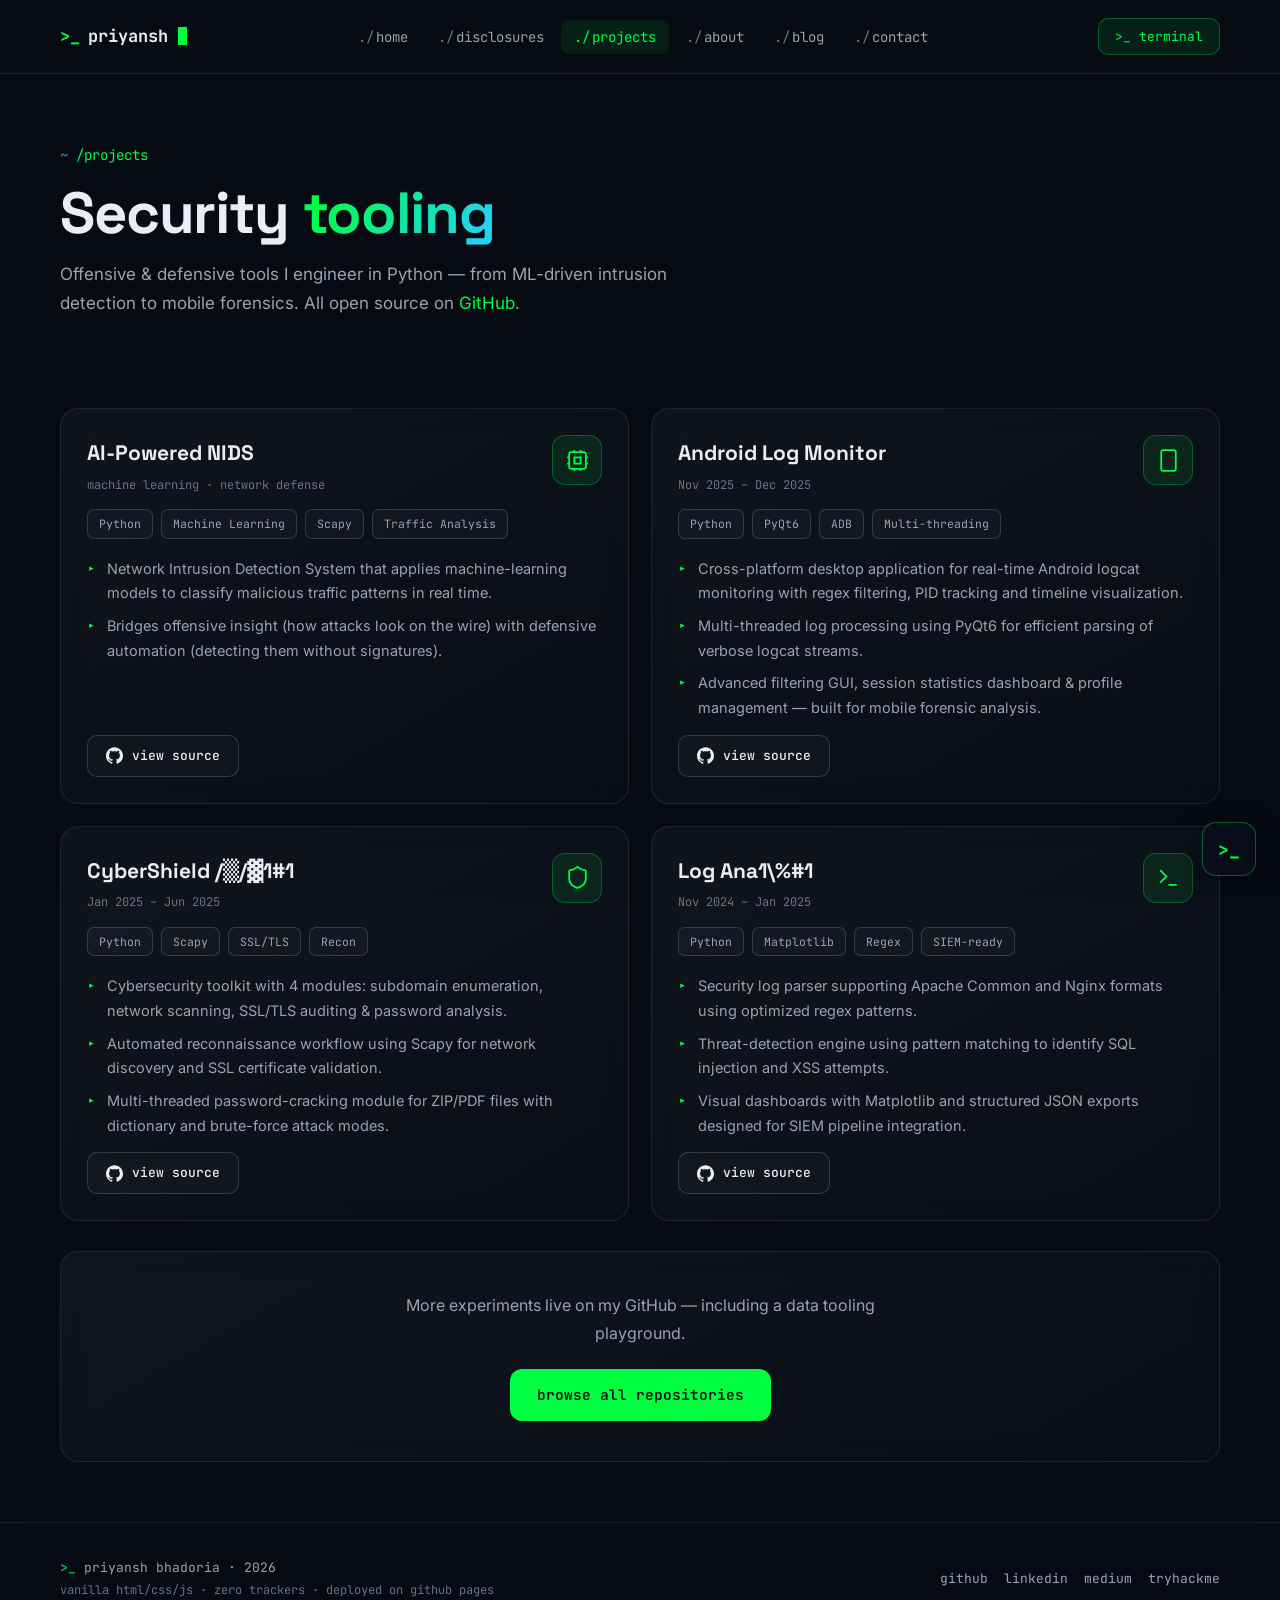
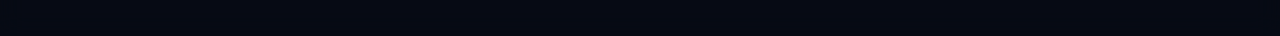
<file: projects.html>
<!DOCTYPE html>
<html lang="en">
<head>
  <meta charset="UTF-8">
  <meta name="viewport" content="width=device-width, initial-scale=1.0">
  <title>Projects — Priyansh Bhadoria</title>
  <meta name="description" content="Open-source security tooling by Priyansh Bhadoria: AI-powered NIDS, Android Log Monitor, CyberShield Toolkit & Log Analyzer — all built in Python.">
  <meta property="og:title" content="Projects — Priyansh Bhadoria">
  <meta property="og:description" content="Python security tooling: NIDS, Android forensics, recon toolkit, log analysis.">
  <meta property="og:type" content="website">
  <meta name="theme-color" content="#070b14">
  <link rel="icon" type="image/svg+xml" href="favicon.svg">
  <link rel="preconnect" href="https://fonts.googleapis.com">
  <link rel="preconnect" href="https://fonts.gstatic.com" crossorigin>
  <link href="https://fonts.googleapis.com/css2?family=Inter:wght@400;500;600;700&family=JetBrains+Mono:wght@400;500;700&family=Space+Grotesk:wght@500;600;700&display=swap" rel="stylesheet">
  <link rel="stylesheet" href="css/style.css">
</head>
<body data-page="projects">
  <canvas id="matrix-canvas" aria-hidden="true"></canvas>

  <header class="nav" id="nav">
    <nav class="nav-inner">
      <a href="index.html" class="nav-logo" aria-label="Home"><span class="logo-prompt">&gt;_</span>priyansh<span class="cursor" aria-hidden="true"></span></a>
      <ul class="nav-links" id="nav-links">
        <li><a href="index.html" data-nav="home">home</a></li>
        <li><a href="disclosures.html" data-nav="disclosures">disclosures</a></li>
        <li><a href="projects.html" data-nav="projects">projects</a></li>
        <li><a href="about.html" data-nav="about">about</a></li>
        <li><a href="blog.html" data-nav="blog">blog</a></li>
        <li><a href="contact.html" data-nav="contact">contact</a></li>
      </ul>
      <button class="terminal-btn" id="terminal-open">&gt;_ terminal</button>
      <button class="nav-toggle" id="nav-toggle" aria-label="Toggle navigation" aria-expanded="false"><span></span><span></span><span></span></button>
    </nav>
  </header>

  <main>
    <section class="page-hero">
      <div class="container">
        <div class="breadcrumb">~ <span class="crumb-accent">/projects</span></div>
        <h1 class="page-title">Security <span class="grad">tooling</span></h1>
        <p class="page-sub">Offensive &amp; defensive tools I engineer in Python — from ML-driven intrusion detection to mobile forensics. All open source on <a href="https://github.com/Priyansh5" target="_blank" rel="noopener">GitHub</a>.</p>
      </div>
    </section>

    <section class="section-sm">
      <div class="container">
        <div class="projects-grid">

          <article class="glass-card project-card reveal">
            <div class="project-top">
              <div>
                <h2 class="project-name">AI-Powered NIDS</h2>
                <div class="project-date">machine learning · network defense</div>
              </div>
              <div class="project-icon"><svg viewBox="0 0 24 24" aria-hidden="true"><rect x="4" y="4" width="16" height="16" rx="2"/><rect x="9" y="9" width="6" height="6"/><path d="M9 2v2M15 2v2M9 20v2M15 20v2M2 9h2M2 15h2M20 9h2M20 15h2"/></svg></div>
            </div>
            <div class="tech-chips"><span class="tech-chip">Python</span><span class="tech-chip">Machine Learning</span><span class="tech-chip">Scapy</span><span class="tech-chip">Traffic Analysis</span></div>
            <div class="project-desc">
              <ul>
                <li>Network Intrusion Detection System that applies machine-learning models to classify malicious traffic patterns in real time.</li>
                <li>Bridges offensive insight (how attacks look on the wire) with defensive automation (detecting them without signatures).</li>
              </ul>
            </div>
            <div class="project-link">
              <a class="btn btn-ghost btn-sm" href="https://github.com/Priyansh5/AI-Powered-Network-Intrusion-Detection-System-Using-Machine-Learning" target="_blank" rel="noopener">
                <svg viewBox="0 0 24 24" fill="currentColor" aria-hidden="true"><path d="M12 .297c-6.63 0-12 5.373-12 12 0 5.303 3.438 9.8 8.205 11.385.6.113.82-.258.82-.577 0-.285-.01-1.04-.015-2.04-3.338.724-4.042-1.61-4.042-1.61C4.422 18.07 3.633 17.7 3.633 17.7c-1.087-.744.084-.729.084-.729 1.205.084 1.838 1.236 1.838 1.236 1.07 1.835 2.809 1.305 3.495.998.108-.776.417-1.305.76-1.605-2.665-.3-5.466-1.332-5.466-5.93 0-1.31.465-2.38 1.235-3.22-.135-.303-.54-1.523.105-3.176 0 0 1.005-.322 3.3 1.23.96-.267 1.98-.399 3-.405 1.02.006 2.04.138 3 .405 2.28-1.552 3.285-1.23 3.285-1.23.645 1.653.24 2.873.12 3.176.765.84 1.23 1.91 1.23 3.22 0 4.61-2.805 5.625-5.475 5.92.42.36.81 1.096.81 2.22 0 1.606-.015 2.896-.015 3.286 0 .315.21.69.825.57C20.565 22.092 24 17.592 24 12.297c0-6.627-5.373-12-12-12"/></svg>
                view source
              </a>
            </div>
          </article>

          <article class="glass-card project-card reveal reveal-d1">
            <div class="project-top">
              <div>
                <h2 class="project-name">Android Log Monitor</h2>
                <div class="project-date">Nov 2025 – Dec 2025</div>
              </div>
              <div class="project-icon"><svg viewBox="0 0 24 24" aria-hidden="true"><rect width="14" height="20" x="5" y="2" rx="2"/><path d="M12 18h.01"/></svg></div>
            </div>
            <div class="tech-chips"><span class="tech-chip">Python</span><span class="tech-chip">PyQt6</span><span class="tech-chip">ADB</span><span class="tech-chip">Multi-threading</span></div>
            <div class="project-desc">
              <ul>
                <li>Cross-platform desktop application for real-time Android logcat monitoring with regex filtering, PID tracking and timeline visualization.</li>
                <li>Multi-threaded log processing using PyQt6 for efficient parsing of verbose logcat streams.</li>
                <li>Advanced filtering GUI, session statistics dashboard &amp; profile management — built for mobile forensic analysis.</li>
              </ul>
            </div>
            <div class="project-link">
              <a class="btn btn-ghost btn-sm" href="https://github.com/Priyansh5/android-log-monitor" target="_blank" rel="noopener">
                <svg viewBox="0 0 24 24" fill="currentColor" aria-hidden="true"><path d="M12 .297c-6.63 0-12 5.373-12 12 0 5.303 3.438 9.8 8.205 11.385.6.113.82-.258.82-.577 0-.285-.01-1.04-.015-2.04-3.338.724-4.042-1.61-4.042-1.61C4.422 18.07 3.633 17.7 3.633 17.7c-1.087-.744.084-.729.084-.729 1.205.084 1.838 1.236 1.838 1.236 1.07 1.835 2.809 1.305 3.495.998.108-.776.417-1.305.76-1.605-2.665-.3-5.466-1.332-5.466-5.93 0-1.31.465-2.38 1.235-3.22-.135-.303-.54-1.523.105-3.176 0 0 1.005-.322 3.3 1.23.96-.267 1.98-.399 3-.405 1.02.006 2.04.138 3 .405 2.28-1.552 3.285-1.23 3.285-1.23.645 1.653.24 2.873.12 3.176.765.84 1.23 1.91 1.23 3.22 0 4.61-2.805 5.625-5.475 5.92.42.36.81 1.096.81 2.22 0 1.606-.015 2.896-.015 3.286 0 .315.21.69.825.57C20.565 22.092 24 17.592 24 12.297c0-6.627-5.373-12-12-12"/></svg>
                view source
              </a>
            </div>
          </article>

          <article class="glass-card project-card reveal reveal-d2">
            <div class="project-top">
              <div>
                <h2 class="project-name">CyberShield Toolkit</h2>
                <div class="project-date">Jan 2025 – Jun 2025</div>
              </div>
              <div class="project-icon"><svg viewBox="0 0 24 24" aria-hidden="true"><path d="M20 13c0 5-3.5 7.5-7.66 8.95a1 1 0 0 1-.67-.01C7.5 20.5 4 18 4 13V6a1 1 0 0 1 1-1c2 0 4.5-1.2 6.24-2.72a1 1 0 0 1 1.52 0C14.51 3.81 17 5 19 5a1 1 0 0 1 1 1z"/></svg></div>
            </div>
            <div class="tech-chips"><span class="tech-chip">Python</span><span class="tech-chip">Scapy</span><span class="tech-chip">SSL/TLS</span><span class="tech-chip">Recon</span></div>
            <div class="project-desc">
              <ul>
                <li>Cybersecurity toolkit with 4 modules: subdomain enumeration, network scanning, SSL/TLS auditing &amp; password analysis.</li>
                <li>Automated reconnaissance workflow using Scapy for network discovery and SSL certificate validation.</li>
                <li>Multi-threaded password-cracking module for ZIP/PDF files with dictionary and brute-force attack modes.</li>
              </ul>
            </div>
            <div class="project-link">
              <a class="btn btn-ghost btn-sm" href="https://github.com/Priyansh5/cybershildtoolkit" target="_blank" rel="noopener">
                <svg viewBox="0 0 24 24" fill="currentColor" aria-hidden="true"><path d="M12 .297c-6.63 0-12 5.373-12 12 0 5.303 3.438 9.8 8.205 11.385.6.113.82-.258.82-.577 0-.285-.01-1.04-.015-2.04-3.338.724-4.042-1.61-4.042-1.61C4.422 18.07 3.633 17.7 3.633 17.7c-1.087-.744.084-.729.084-.729 1.205.084 1.838 1.236 1.838 1.236 1.07 1.835 2.809 1.305 3.495.998.108-.776.417-1.305.76-1.605-2.665-.3-5.466-1.332-5.466-5.93 0-1.31.465-2.38 1.235-3.22-.135-.303-.54-1.523.105-3.176 0 0 1.005-.322 3.3 1.23.96-.267 1.98-.399 3-.405 1.02.006 2.04.138 3 .405 2.28-1.552 3.285-1.23 3.285-1.23.645 1.653.24 2.873.12 3.176.765.84 1.23 1.91 1.23 3.22 0 4.61-2.805 5.625-5.475 5.92.42.36.81 1.096.81 2.22 0 1.606-.015 2.896-.015 3.286 0 .315.21.69.825.57C20.565 22.092 24 17.592 24 12.297c0-6.627-5.373-12-12-12"/></svg>
                view source
              </a>
            </div>
          </article>

          <article class="glass-card project-card reveal reveal-d3">
            <div class="project-top">
              <div>
                <h2 class="project-name">Log Analyzer</h2>
                <div class="project-date">Nov 2024 – Jan 2025</div>
              </div>
              <div class="project-icon"><svg viewBox="0 0 24 24" aria-hidden="true"><path d="M4 17l6-6-6-6"/><path d="M12 19h8"/></svg></div>
            </div>
            <div class="tech-chips"><span class="tech-chip">Python</span><span class="tech-chip">Matplotlib</span><span class="tech-chip">Regex</span><span class="tech-chip">SIEM-ready</span></div>
            <div class="project-desc">
              <ul>
                <li>Security log parser supporting Apache Common and Nginx formats using optimized regex patterns.</li>
                <li>Threat-detection engine using pattern matching to identify SQL injection and XSS attempts.</li>
                <li>Visual dashboards with Matplotlib and structured JSON exports designed for SIEM pipeline integration.</li>
              </ul>
            </div>
            <div class="project-link">
              <a class="btn btn-ghost btn-sm" href="https://github.com/Priyansh5/log-analyzer" target="_blank" rel="noopener">
                <svg viewBox="0 0 24 24" fill="currentColor" aria-hidden="true"><path d="M12 .297c-6.63 0-12 5.373-12 12 0 5.303 3.438 9.8 8.205 11.385.6.113.82-.258.82-.577 0-.285-.01-1.04-.015-2.04-3.338.724-4.042-1.61-4.042-1.61C4.422 18.07 3.633 17.7 3.633 17.7c-1.087-.744.084-.729.084-.729 1.205.084 1.838 1.236 1.838 1.236 1.07 1.835 2.809 1.305 3.495.998.108-.776.417-1.305.76-1.605-2.665-.3-5.466-1.332-5.466-5.93 0-1.31.465-2.38 1.235-3.22-.135-.303-.54-1.523.105-3.176 0 0 1.005-.322 3.3 1.23.96-.267 1.98-.399 3-.405 1.02.006 2.04.138 3 .405 2.28-1.552 3.285-1.23 3.285-1.23.645 1.653.24 2.873.12 3.176.765.84 1.23 1.91 1.23 3.22 0 4.61-2.805 5.625-5.475 5.92.42.36.81 1.096.81 2.22 0 1.606-.015 2.896-.015 3.286 0 .315.21.69.825.57C20.565 22.092 24 17.592 24 12.297c0-6.627-5.373-12-12-12"/></svg>
                view source
              </a>
            </div>
          </article>

        </div>

        <div class="glass-card reveal" style="text-align:center; padding: 40px 30px; margin-top: 30px;">
          <p style="color: var(--text-muted); max-width: 560px; margin: 0 auto 22px;">More experiments live on my GitHub — including a data tooling playground.</p>
          <a class="btn btn-primary" href="https://github.com/Priyansh5?tab=repositories" target="_blank" rel="noopener">browse all repositories</a>
        </div>
      </div>
    </section>
  </main>

  <footer class="footer">
    <div class="footer-inner">
      <div class="footer-left">
        <span class="fl-accent">&gt;_</span> priyansh bhadoria · <span id="footer-year">2026</span><br>
        <span style="color: var(--text-faint); font-size: 12px;">vanilla html/css/js · zero trackers · deployed on github pages</span>
      </div>
      <div class="footer-links">
        <a href="https://github.com/Priyansh5" target="_blank" rel="noopener">github</a>
        <a href="https://linkedin.com/in/priyansh-bhadoria" target="_blank" rel="noopener">linkedin</a>
        <a href="https://medium.com/@priyanshbhadoria5" target="_blank" rel="noopener">medium</a>
        <a href="https://tryhackme.com/p/DEKU." target="_blank" rel="noopener">tryhackme</a>
      </div>
    </div>
  </footer>

  <button class="terminal-fab" id="terminal-fab" aria-label="Open interactive terminal">&gt;_</button>
  <div class="terminal-overlay" id="terminal-overlay" role="dialog" aria-modal="true" aria-label="Interactive terminal">
    <div class="terminal-panel">
      <div class="terminal-head">
        <span class="t-dot t-dot-r"></span><span class="t-dot t-dot-y"></span><span class="t-dot t-dot-g"></span>
        <span class="terminal-title">priyansh@portfolio: ~ — bash</span>
        <button class="terminal-close" id="terminal-close" aria-label="Close terminal">✕</button>
      </div>
      <div class="terminal-body" id="terminal-body" aria-live="polite"></div>
      <div class="terminal-input-row">
        <span class="t-prompt">priyansh@portfolio:~$</span>
        <input class="terminal-input" id="terminal-input" type="text" autocomplete="off" autocapitalize="off" spellcheck="false" aria-label="Terminal command input" placeholder="type 'help'...">
      </div>
    </div>
  </div>

  <script src="js/backgrounds.js"></script>
  <script src="js/transition.js"></script>
  <script src="js/glitch.js"></script>
  <script src="js/terminal.js"></script>
  <script src="js/main.js"></script>
</body>
</html>
</file>
<file: css/style.css>
/* ==========================================================================
   Priyansh Bhadoria — Portfolio · Dark Glass + Phosphor Green
   Static site for GitHub Pages · vanilla CSS
   ========================================================================== */

/* ---------- Design tokens ---------- */
:root {
  --bg: #070b14;
  --bg-soft: #0a101d;
  --surface: rgba(148, 163, 184, 0.045);
  --surface-2: rgba(148, 163, 184, 0.08);
  --glass: rgba(10, 16, 29, 0.62);
  --border: rgba(148, 163, 184, 0.14);
  --border-strong: rgba(148, 163, 184, 0.26);
  --text: #e8eef7;
  --text-muted: #97a3b6;
  --text-faint: #64748b;
  --accent: #00ff41;
  --accent-dim: #00c434;
  --accent-ghost: rgba(0, 255, 65, 0.09);
  --accent-glow: rgba(0, 255, 65, 0.22);
  --cyan: #22d3ee;
  --red: #f87171;
  --red-solid: #ef4444;
  --orange: #fb923c;
  --yellow: #facc15;
  --gold: #fbbf24;
  --font-display: 'Space Grotesk', 'Inter', system-ui, sans-serif;
  --font-body: 'Inter', system-ui, -apple-system, 'Segoe UI', sans-serif;
  --font-mono: 'JetBrains Mono', 'Fira Code', 'Cascadia Code', Consolas, monospace;
  --radius: 18px;
  --radius-sm: 12px;
  --nav-h: 74px;
  --ease: cubic-bezier(0.4, 0, 0.2, 1);
  --container: 1160px;
}

/* ---------- Reset & base ---------- */
*, *::before, *::after { box-sizing: border-box; margin: 0; padding: 0; }

html { scroll-behavior: smooth; }

body {
  font-family: var(--font-body);
  background: var(--bg);
  color: var(--text);
  line-height: 1.7;
  font-size: 16px;
  -webkit-font-smoothing: antialiased;
  overflow-x: hidden;
  min-height: 100vh;
  display: flex;
  flex-direction: column;
}

main { flex: 1 0 auto; }

img, svg { max-width: 100%; display: block; }
a { color: var(--accent); text-decoration: none; transition: color 0.25s var(--ease); }
a:hover { color: var(--cyan); }
ul { list-style: none; }

::selection { background: rgba(0, 255, 65, 0.28); color: #fff; }

/* scrollbar */
::-webkit-scrollbar { width: 10px; }
::-webkit-scrollbar-track { background: var(--bg); }
::-webkit-scrollbar-thumb { background: #1c2637; border-radius: 6px; border: 2px solid var(--bg); }
::-webkit-scrollbar-thumb:hover { background: #29374e; }

/* ---------- Layout helpers ---------- */
.container { width: min(var(--container), 92%); margin-inline: auto; }
.section { padding: 90px 0; position: relative; }
.section-sm { padding: 60px 0; }

.section-head { margin-bottom: 44px; }
.section-kicker {
  font-family: var(--font-mono);
  font-size: 13px;
  color: var(--accent);
  letter-spacing: 0.08em;
  display: flex;
  align-items: center;
  gap: 10px;
  margin-bottom: 10px;
}
.section-kicker::before { content: ''; width: 34px; height: 1px; background: var(--accent); opacity: 0.6; }
.section-title {
  font-family: var(--font-display);
  font-size: clamp(28px, 4.4vw, 42px);
  font-weight: 700;
  letter-spacing: -0.02em;
  line-height: 1.15;
}
.section-title .grad {
  background: linear-gradient(120deg, var(--accent) 10%, var(--cyan) 90%);
  -webkit-background-clip: text;
  background-clip: text;
  -webkit-text-fill-color: transparent;
  color: transparent;
}
.section-sub { color: var(--text-muted); max-width: 640px; margin-top: 12px; font-size: 16.5px; }

/* ---------- Matrix background canvas ---------- */
#matrix-canvas {
  position: fixed;
  inset: 0;
  z-index: -2;
  opacity: 0.10;
  pointer-events: none;
}
body.matrix-boost #matrix-canvas { opacity: 0.55; transition: opacity 1.2s var(--ease); }

/* ---------- Navigation ---------- */
.nav {
  position: fixed;
  top: 0; left: 0; right: 0;
  height: var(--nav-h);
  z-index: 100;
  background: rgba(7, 11, 20, 0.55);
  -webkit-backdrop-filter: blur(16px);
  backdrop-filter: blur(16px);
  border-bottom: 1px solid var(--border);
  transition: background 0.35s var(--ease);
}
.nav.scrolled { background: rgba(7, 11, 20, 0.82); box-shadow: 0 8px 32px rgba(0, 0, 0, 0.35); }
.nav-inner {
  width: min(var(--container), 92%);
  margin-inline: auto;
  height: 100%;
  display: flex;
  align-items: center;
  justify-content: space-between;
  gap: 18px;
}
.nav-logo {
  font-family: var(--font-mono);
  font-weight: 700;
  font-size: 17px;
  color: var(--text);
  display: flex;
  align-items: center;
  gap: 8px;
}
.nav-logo:hover { color: var(--text); }
.logo-prompt { color: var(--accent); }
.nav-logo .cursor {
  display: inline-block;
  width: 9px;
  height: 18px;
  background: var(--accent);
  margin-left: 2px;
  animation: blink 1.1s steps(1) infinite;
}
@keyframes blink { 50% { opacity: 0; } }

.nav-links { display: flex; align-items: center; gap: 4px; }
.nav-links a {
  font-family: var(--font-mono);
  font-size: 14px;
  color: var(--text-muted);
  padding: 8px 13px;
  border-radius: 8px;
  transition: all 0.25s var(--ease);
}
.nav-links a::before { content: './'; color: var(--text-faint); margin-right: 2px; transition: color 0.25s; }
.nav-links a:hover { color: var(--text); background: var(--surface-2); }
.nav-links a:hover::before { color: var(--accent); }
.nav-links a.active { color: var(--accent); background: var(--accent-ghost); }
.nav-links a.active::before { color: var(--accent); }

.nav-toggle { display: none; }

.terminal-btn {
  font-family: var(--font-mono);
  font-size: 13px;
  color: var(--accent);
  background: var(--accent-ghost);
  border: 1px solid rgba(0, 255, 65, 0.3);
  padding: 9px 16px;
  border-radius: 10px;
  cursor: pointer;
  transition: all 0.25s var(--ease);
  white-space: nowrap;
}
.terminal-btn:hover {
  background: rgba(0, 255, 65, 0.18);
  border-color: var(--accent);
  box-shadow: 0 0 24px var(--accent-glow);
}

/* ---------- Hero (home) ---------- */
.hero {
  min-height: 100svh;
  display: flex;
  align-items: center;
  justify-content: center;
  text-align: center;
  position: relative;
  padding: calc(var(--nav-h) + 40px) 0 60px;
  overflow: hidden;
}
#particles-canvas { position: absolute; inset: 0; z-index: -1; pointer-events: none; }
.hero-glow {
  position: absolute;
  width: 620px; height: 620px;
  border-radius: 50%;
  background: radial-gradient(circle, rgba(0, 255, 65, 0.09) 0%, transparent 62%);
  top: 50%; left: 50%;
  transform: translate(-50%, -55%);
  z-index: -1;
  pointer-events: none;
}
.hero-glow-2 {
  position: absolute;
  width: 480px; height: 480px;
  border-radius: 50%;
  background: radial-gradient(circle, rgba(34, 211, 238, 0.07) 0%, transparent 62%);
  top: 8%; right: -120px;
  z-index: -1;
  pointer-events: none;
}

.hero-status {
  display: inline-flex;
  align-items: center;
  gap: 9px;
  font-family: var(--font-mono);
  font-size: 13px;
  color: var(--text-muted);
  border: 1px solid var(--border);
  background: var(--glass);
  -webkit-backdrop-filter: blur(12px);
  backdrop-filter: blur(12px);
  padding: 8px 18px;
  border-radius: 100px;
  margin-bottom: 28px;
}
.pulse-dot {
  width: 8px; height: 8px;
  border-radius: 50%;
  background: var(--accent);
  box-shadow: 0 0 0 0 var(--accent-glow);
  animation: pulse 2.2s infinite;
}
@keyframes pulse {
  0% { box-shadow: 0 0 0 0 rgba(0, 255, 65, 0.5); }
  70% { box-shadow: 0 0 0 12px rgba(0, 255, 65, 0); }
  100% { box-shadow: 0 0 0 0 rgba(0, 255, 65, 0); }
}

.hero-name {
  font-family: var(--font-display);
  font-size: clamp(44px, 9vw, 96px);
  font-weight: 700;
  letter-spacing: -0.03em;
  line-height: 1.04;
  margin-bottom: 18px;
  position: relative;
}
.hero-name .grad {
  background: linear-gradient(120deg, var(--accent) 5%, var(--cyan) 95%);
  -webkit-background-clip: text;
  background-clip: text;
  -webkit-text-fill-color: transparent;
  color: transparent;
}
/* periodic signal flicker (theme-tinted) — two windows per cycle */
.hero-name { animation: glitch-burst 3.8s infinite; }
@keyframes glitch-burst {
  0%, 38.5%, 42.5%, 88%, 93%, 100% { text-shadow: none; transform: translate(0, 0); }
  39% { text-shadow: 2px 0 rgba(0, 255, 65, 0.5), -2px 0 rgba(234, 255, 242, 0.35); transform: translate(-2px, 1px); }
  41% { text-shadow: -2px 0 rgba(0, 255, 65, 0.5), 2px 0 rgba(234, 255, 242, 0.35); transform: translate(2px, -1px); }
  42% { text-shadow: 1px 0 rgba(0, 255, 65, 0.3); transform: translate(0, 0); }
  89% { text-shadow: 2px 0 rgba(0, 255, 65, 0.55), -2px 0 rgba(234, 255, 242, 0.4); transform: translate(2px, 0); }
  91% { text-shadow: -1px 0 rgba(0, 255, 65, 0.4), 1px 0 rgba(234, 255, 242, 0.3); transform: translate(-1px, 1px); }
  92% { text-shadow: none; transform: translate(0, 0); }
}

.hero-typing {
  font-family: var(--font-mono);
  font-size: clamp(17px, 2.6vw, 24px);
  color: var(--accent);
  min-height: 40px;
  margin-bottom: 22px;
}
.hero-typing .prompt-sign { color: var(--text-faint); }
.type-cursor {
  display: inline-block;
  width: 10px;
  height: 1.15em;
  background: var(--accent);
  vertical-align: text-bottom;
  margin-left: 4px;
  animation: blink 1s steps(1) infinite;
}

.hero-tagline {
  color: var(--text-muted);
  font-size: clamp(15px, 2vw, 18px);
  max-width: 560px;
  margin: 0 auto 38px;
}
.hero-tagline strong { color: var(--text); font-weight: 600; }

.hero-actions { display: flex; gap: 14px; justify-content: center; flex-wrap: wrap; margin-bottom: 46px; }

.hero-socials {
  display: flex;
  gap: 12px;
  justify-content: center;
  flex-wrap: wrap;
}
.social-chip {
  display: inline-flex;
  align-items: center;
  gap: 8px;
  font-family: var(--font-mono);
  font-size: 13px;
  color: var(--text-muted);
  border: 1px solid var(--border);
  background: var(--surface);
  padding: 8px 15px;
  border-radius: 10px;
  transition: all 0.25s var(--ease);
}
.social-chip svg { width: 16px; height: 16px; fill: currentColor; }
.social-chip:hover {
  color: var(--accent);
  border-color: rgba(0, 255, 65, 0.4);
  background: var(--accent-ghost);
  transform: translateY(-2px);
}

.scroll-hint {
  position: absolute;
  bottom: 26px;
  left: 50%;
  transform: translateX(-50%);
  font-family: var(--font-mono);
  font-size: 11px;
  color: var(--text-faint);
  letter-spacing: 0.12em;
  display: flex;
  flex-direction: column;
  align-items: center;
  gap: 8px;
}
.scroll-hint::after {
  content: '';
  width: 1px;
  height: 42px;
  background: linear-gradient(to bottom, var(--accent), transparent);
  animation: drip 1.8s var(--ease) infinite;
}
@keyframes drip { 0% { transform: scaleY(0); transform-origin: top; } 55% { transform: scaleY(1); transform-origin: top; } 56% { transform-origin: bottom; } 100% { transform: scaleY(0); transform-origin: bottom; } }

/* ---------- Buttons ---------- */
.btn {
  display: inline-flex;
  align-items: center;
  gap: 9px;
  font-family: var(--font-mono);
  font-size: 14.5px;
  font-weight: 500;
  padding: 13px 26px;
  border-radius: 12px;
  cursor: pointer;
  transition: all 0.28s var(--ease);
  border: 1px solid transparent;
  white-space: nowrap;
}
.btn svg { width: 17px; height: 17px; }
.btn-primary {
  background: var(--accent);
  color: #04120a;
  font-weight: 600;
  box-shadow: 0 0 0 0 var(--accent-glow);
}
.btn-primary:hover {
  background: #29ff6b;
  transform: translateY(-2px);
  box-shadow: 0 12px 34px -8px var(--accent-glow);
  color: #04120a;
}
.btn-ghost {
  background: var(--surface);
  color: var(--text);
  border-color: var(--border-strong);
}
.btn-ghost:hover {
  border-color: var(--accent);
  color: var(--accent);
  background: var(--accent-ghost);
  transform: translateY(-2px);
}
.btn-sm { padding: 9px 18px; font-size: 13px; border-radius: 10px; }

/* ---------- Glass cards ---------- */
.glass-card {
  background: linear-gradient(150deg, rgba(148, 163, 184, 0.065), rgba(148, 163, 184, 0.02));
  -webkit-backdrop-filter: blur(14px);
  backdrop-filter: blur(14px);
  border: 1px solid var(--border);
  border-radius: var(--radius);
  padding: 26px;
  transition: transform 0.32s var(--ease), border-color 0.32s var(--ease), box-shadow 0.32s var(--ease);
  position: relative;
  overflow: hidden;
}
.glass-card::before {
  content: '';
  position: absolute;
  top: 0; left: 0; right: 0;
  height: 1px;
  background: linear-gradient(90deg, transparent, rgba(0, 255, 65, 0.35), transparent);
  opacity: 0;
  transition: opacity 0.32s var(--ease);
}
.glass-card:hover {
  transform: translateY(-5px);
  border-color: rgba(0, 255, 65, 0.32);
  box-shadow: 0 18px 50px -18px rgba(0, 0, 0, 0.7), 0 0 34px -12px var(--accent-glow);
}
.glass-card:hover::before { opacity: 1; }

/* ---------- Stats ---------- */
.stats-grid {
  display: grid;
  grid-template-columns: repeat(3, 1fr);
  gap: 18px;
}
.stat-card {
  text-align: center;
  padding: 30px 18px;
}
.stat-value {
  font-family: var(--font-display);
  font-size: clamp(30px, 4vw, 46px);
  font-weight: 700;
  background: linear-gradient(120deg, var(--accent), var(--cyan));
  -webkit-background-clip: text;
  background-clip: text;
  -webkit-text-fill-color: transparent;
  color: transparent;
  line-height: 1.1;
}
.stat-label {
  font-family: var(--font-mono);
  font-size: 12.5px;
  color: var(--text-muted);
  margin-top: 8px;
  letter-spacing: 0.04em;
}

/* ---------- Badges ---------- */
.badge {
  display: inline-flex;
  align-items: center;
  gap: 7px;
  font-family: var(--font-mono);
  font-size: 11.5px;
  font-weight: 500;
  letter-spacing: 0.03em;
  padding: 5px 12px;
  border-radius: 100px;
  border: 1px solid;
  white-space: nowrap;
}
.badge-critical { color: var(--red); border-color: rgba(248, 113, 113, 0.35); background: rgba(239, 68, 68, 0.08); }
.badge-high { color: var(--orange); border-color: rgba(251, 146, 60, 0.35); background: rgba(251, 146, 60, 0.08); }
.badge-info { color: var(--cyan); border-color: rgba(34, 211, 238, 0.32); background: rgba(34, 211, 238, 0.07); }
.badge-green { color: var(--accent); border-color: rgba(0, 255, 65, 0.35); background: var(--accent-ghost); }
.badge-gold { color: var(--gold); border-color: rgba(251, 191, 36, 0.4); background: rgba(251, 191, 36, 0.08); }
.badge-muted { color: var(--text-muted); border-color: var(--border-strong); background: var(--surface); }

/* ---------- Page hero (subpages) ---------- */
.page-hero {
  padding: calc(var(--nav-h) + 70px) 0 30px;
  position: relative;
}
.page-hero .container { position: relative; }
.breadcrumb {
  font-family: var(--font-mono);
  font-size: 14px;
  color: var(--text-faint);
  margin-bottom: 14px;
}
.breadcrumb .crumb-accent { color: var(--accent); }
.page-title {
  font-family: var(--font-display);
  font-size: clamp(34px, 6vw, 58px);
  font-weight: 700;
  letter-spacing: -0.02em;
  line-height: 1.08;
  margin-bottom: 16px;
}
.page-title .grad {
  background: linear-gradient(120deg, var(--accent) 10%, var(--cyan) 90%);
  -webkit-background-clip: text;
  background-clip: text;
  -webkit-text-fill-color: transparent;
  color: transparent;
}
.page-sub { color: var(--text-muted); font-size: 17px; max-width: 640px; }

/* ---------- Disclosure cards ---------- */
.hof-banner {
  display: flex;
  align-items: center;
  gap: 22px;
  padding: 30px 34px;
  margin-bottom: 40px;
  border-color: rgba(251, 191, 36, 0.35);
  background: linear-gradient(140deg, rgba(251, 191, 36, 0.09), rgba(251, 191, 36, 0.02));
}
.hof-banner:hover { border-color: rgba(251, 191, 36, 0.55); box-shadow: 0 18px 50px -18px rgba(0,0,0,.7), 0 0 34px -12px rgba(251, 191, 36, 0.18); }
.hof-trophy {
  flex-shrink: 0;
  width: 58px; height: 58px;
  border-radius: 14px;
  display: grid;
  place-items: center;
  background: rgba(251, 191, 36, 0.12);
  border: 1px solid rgba(251, 191, 36, 0.35);
}
.hof-trophy svg { width: 30px; height: 30px; stroke: var(--gold); fill: none; stroke-width: 1.8; }
.hof-title { font-family: var(--font-display); font-size: 21px; font-weight: 700; color: var(--gold); }
.hof-sub { color: var(--text-muted); font-size: 14.5px; margin-top: 4px; }

.disclosure-card { margin-bottom: 26px; }
.disclosure-head {
  display: flex;
  align-items: flex-start;
  justify-content: space-between;
  gap: 18px;
  flex-wrap: wrap;
  margin-bottom: 6px;
}
.company-name { font-family: var(--font-display); font-size: 23px; font-weight: 700; letter-spacing: -0.01em; }
.company-meta { display: flex; align-items: center; gap: 10px; flex-wrap: wrap; margin-top: 9px; }
.company-domain {
  font-family: var(--font-mono);
  font-size: 12.5px;
  color: var(--cyan);
  margin-top: 8px;
}
.findings { margin-top: 18px; display: grid; gap: 12px; }
.finding {
  border: 1px solid var(--border);
  border-radius: var(--radius-sm);
  padding: 18px 20px;
  background: rgba(7, 11, 20, 0.45);
  transition: border-color 0.28s var(--ease), background 0.28s var(--ease);
}
.finding:hover { border-color: rgba(0, 255, 65, 0.3); background: rgba(10, 16, 29, 0.6); }
.finding-top { display: flex; align-items: center; justify-content: space-between; gap: 12px; flex-wrap: wrap; margin-bottom: 8px; }
.finding-title { font-weight: 600; font-size: 15.5px; line-height: 1.45; }
.finding-desc { color: var(--text-muted); font-size: 14.5px; line-height: 1.65; }
.finding-desc code {
  font-family: var(--font-mono);
  font-size: 12.5px;
  color: var(--accent);
  background: var(--accent-ghost);
  padding: 2px 7px;
  border-radius: 6px;
}
.finding-outcomes { display: flex; gap: 8px; flex-wrap: wrap; margin-top: 12px; }

/* ---------- Projects ---------- */
.projects-grid { display: grid; grid-template-columns: repeat(2, 1fr); gap: 22px; }
.project-card { display: flex; flex-direction: column; gap: 14px; }
.project-top { display: flex; align-items: flex-start; justify-content: space-between; gap: 14px; }
.project-icon {
  width: 50px; height: 50px;
  border-radius: 13px;
  display: grid;
  place-items: center;
  background: var(--accent-ghost);
  border: 1px solid rgba(0, 255, 65, 0.28);
  flex-shrink: 0;
}
.project-icon svg { width: 25px; height: 25px; stroke: var(--accent); fill: none; stroke-width: 1.7; }
.project-name { font-family: var(--font-display); font-size: 21px; font-weight: 700; }
.project-date { font-family: var(--font-mono); font-size: 12px; color: var(--text-faint); margin-top: 4px; }
.project-desc { color: var(--text-muted); font-size: 14.5px; flex-grow: 1; }
.project-desc ul { display: grid; gap: 8px; margin-top: 4px; }
.project-desc li { position: relative; padding-left: 20px; }
.project-desc li::before {
  content: '▸';
  position: absolute;
  left: 0;
  color: var(--accent);
  font-family: var(--font-mono);
}
.tech-chips { display: flex; gap: 8px; flex-wrap: wrap; }
.tech-chip {
  font-family: var(--font-mono);
  font-size: 11.5px;
  color: var(--text-muted);
  border: 1px solid var(--border-strong);
  padding: 4px 11px;
  border-radius: 7px;
  background: var(--surface);
  transition: all 0.22s var(--ease);
}
.project-card:hover .tech-chip { border-color: rgba(0, 255, 65, 0.3); color: var(--accent); }
.project-link { margin-top: auto; }

/* ---------- Timeline (about) ---------- */
.timeline { position: relative; padding-left: 34px; }
.timeline::before {
  content: '';
  position: absolute;
  left: 8px; top: 6px; bottom: 6px;
  width: 2px;
  background: linear-gradient(to bottom, var(--accent), rgba(34, 211, 238, 0.35), transparent);
}
.timeline-item { position: relative; padding-bottom: 34px; }
.timeline-item:last-child { padding-bottom: 0; }
.timeline-item::before {
  content: '';
  position: absolute;
  left: -32px; top: 7px;
  width: 14px; height: 14px;
  border-radius: 50%;
  background: var(--bg);
  border: 2.5px solid var(--accent);
  box-shadow: 0 0 14px var(--accent-glow);
}
.timeline-date { font-family: var(--font-mono); font-size: 12.5px; color: var(--accent); margin-bottom: 5px; }
.timeline-role { font-family: var(--font-display); font-size: 19px; font-weight: 700; }
.timeline-org { color: var(--cyan); font-size: 14.5px; font-weight: 500; margin: 3px 0 10px; }
.timeline-desc { color: var(--text-muted); font-size: 14.5px; }
.timeline-desc ul { display: grid; gap: 7px; }
.timeline-desc li { position: relative; padding-left: 18px; }
.timeline-desc li::before { content: '▸'; position: absolute; left: 0; color: var(--accent); font-family: var(--font-mono); font-size: 13px; }

/* ---------- Skills ---------- */
.skills-grid { display: grid; grid-template-columns: repeat(2, 1fr); gap: 22px; }
.skill-group-head {
  display: flex;
  align-items: center;
  gap: 12px;
  margin-bottom: 16px;
  font-family: var(--font-mono);
  font-size: 15px;
  color: var(--text);
  font-weight: 600;
}
.skill-group-head svg { width: 20px; height: 20px; stroke: var(--accent); fill: none; stroke-width: 1.7; }
.skill-chips { display: flex; flex-wrap: wrap; gap: 9px; }

/* ---------- Certifications ---------- */
.certs-grid { display: grid; grid-template-columns: repeat(3, 1fr); gap: 18px; }
.edu-grid { display: grid; grid-template-columns: repeat(2, 1fr); gap: 18px; }
.cert-card { text-align: left; }
.cert-org { font-family: var(--font-mono); font-size: 12px; color: var(--cyan); margin-bottom: 8px; }
.cert-name { font-family: var(--font-display); font-size: 16.5px; font-weight: 600; line-height: 1.35; }
.cert-date { font-family: var(--font-mono); font-size: 12px; color: var(--text-faint); margin-top: 10px; }

/* ---------- Blog ---------- */
.blog-grid { display: grid; grid-template-columns: repeat(2, 1fr); gap: 20px; }
.blog-card { display: flex; flex-direction: column; gap: 13px; }
.blog-meta { display: flex; align-items: center; gap: 10px; flex-wrap: wrap; }
.blog-date { font-family: var(--font-mono); font-size: 12px; color: var(--text-faint); }
.blog-title { font-family: var(--font-display); font-size: 18.5px; font-weight: 700; line-height: 1.4; }
.blog-title a { color: var(--text); transition: color 0.25s var(--ease); }
.blog-title a:hover { color: var(--accent); }
.blog-excerpt { color: var(--text-muted); font-size: 14px; flex-grow: 1; }
.blog-cats { display: flex; gap: 7px; flex-wrap: wrap; }
.blog-link { font-family: var(--font-mono); font-size: 13px; color: var(--accent); display: inline-flex; align-items: center; gap: 7px; }

/* ---------- Live Medium feed status ---------- */
.feed-toolbar { display: flex; align-items: center; justify-content: space-between; gap: 12px; flex-wrap: wrap; margin-bottom: 22px; }
.feed-status { display: inline-flex; align-items: center; gap: 8px; font-family: var(--font-mono); font-size: 12px; color: var(--text-faint); letter-spacing: 0.02em; }
.fs-dot { width: 7px; height: 7px; border-radius: 50%; background: var(--text-faint); flex-shrink: 0; transition: background 0.3s; }
.feed-status.live .fs-dot { background: var(--accent); animation: pulse 2.2s infinite; box-shadow: 0 0 8px rgba(0, 255, 65, 0.6); }
.feed-status.live .fs-text { color: var(--accent); }
.feed-status.syncing .fs-dot { background: var(--cyan); animation: pulse 1.1s infinite; }
.feed-status.syncing .fs-text { color: var(--cyan); }
.feed-status.cached .fs-dot { background: var(--gold); }
.feed-status.offline .fs-dot { background: var(--text-faint); }
.feed-refresh {
  display: inline-flex; align-items: center; gap: 6px;
  font-family: var(--font-mono); font-size: 12px; letter-spacing: 0.04em;
  color: var(--text-muted); background: none;
  border: 1px solid var(--border-strong); border-radius: 8px;
  padding: 6px 12px; cursor: pointer;
  transition: color 0.25s var(--ease), border-color 0.25s var(--ease);
}
.feed-refresh svg { stroke: currentColor; fill: none; stroke-width: 2; stroke-linecap: round; stroke-linejoin: round; }
.feed-refresh:hover { color: var(--accent); border-color: rgba(0, 255, 65, 0.35); }
.feed-refresh:disabled { opacity: 0.45; cursor: wait; }
.blog-link:hover { color: var(--cyan); }
.blog-link::after { content: '→'; transition: transform 0.25s var(--ease); }
.blog-card:hover .blog-link::after { transform: translateX(4px); }

/* ---------- Contact ---------- */
.contact-grid { display: grid; grid-template-columns: 1.1fr 0.9fr; gap: 26px; align-items: start; }
.contact-list { display: grid; gap: 14px; }
.contact-item {
  display: flex;
  align-items: center;
  gap: 16px;
  padding: 18px 20px;
}
.contact-item .ci-icon {
  width: 44px; height: 44px;
  border-radius: 12px;
  display: grid;
  place-items: center;
  background: var(--accent-ghost);
  border: 1px solid rgba(0, 255, 65, 0.25);
  flex-shrink: 0;
}
.contact-item .ci-icon svg { width: 20px; height: 20px; fill: var(--accent); }
.contact-item .ci-icon svg.stroked { fill: none; stroke: var(--accent); stroke-width: 1.8; }
.ci-label { font-family: var(--font-mono); font-size: 11.5px; color: var(--text-faint); letter-spacing: 0.06em; }
.ci-value { color: var(--text); font-size: 15px; font-weight: 500; word-break: break-all; }
.ci-value:hover { color: var(--accent); }
.copy-btn {
  margin-left: auto;
  font-family: var(--font-mono);
  font-size: 11.5px;
  color: var(--text-muted);
  background: var(--surface);
  border: 1px solid var(--border-strong);
  padding: 6px 12px;
  border-radius: 8px;
  cursor: pointer;
  transition: all 0.22s var(--ease);
  flex-shrink: 0;
}
.copy-btn:hover { color: var(--accent); border-color: rgba(0, 255, 65, 0.4); }
.copy-btn.copied { color: var(--accent); border-color: var(--accent); background: var(--accent-ghost); }
.availability-card { padding: 30px; }
.avail-title { font-family: var(--font-display); font-size: 21px; font-weight: 700; margin-bottom: 12px; }
.avail-text { color: var(--text-muted); font-size: 14.5px; margin-bottom: 20px; }
.avail-tags { display: flex; gap: 9px; flex-wrap: wrap; margin-bottom: 24px; }

/* ---------- 404 ---------- */
.err-wrap { min-height: 88vh; display: flex; flex-direction: column; align-items: center; justify-content: center; text-align: center; padding: var(--nav-h) 20px 40px; }
.err-code { font-family: var(--font-display); font-size: clamp(90px, 18vw, 170px); font-weight: 700; line-height: 1; background: linear-gradient(130deg, var(--accent), var(--cyan)); -webkit-background-clip: text; background-clip: text; -webkit-text-fill-color: transparent; color: transparent; }
.err-term { font-family: var(--font-mono); color: var(--text-muted); font-size: 15px; margin: 18px 0 8px; }
.err-term .p { color: var(--accent); }
.err-msg { color: var(--text-faint); font-size: 14px; margin-bottom: 34px; font-family: var(--font-mono); }
.err-actions { display: flex; gap: 13px; flex-wrap: wrap; justify-content: center; }

/* ---------- Footer ---------- */
.footer {
  border-top: 1px solid var(--border);
  background: rgba(7, 11, 20, 0.7);
  -webkit-backdrop-filter: blur(12px);
  backdrop-filter: blur(12px);
  padding: 34px 0;
  margin-top: auto;
}
.footer-inner {
  width: min(var(--container), 92%);
  margin-inline: auto;
  display: flex;
  align-items: center;
  justify-content: space-between;
  gap: 18px;
  flex-wrap: wrap;
}
.footer-left { font-family: var(--font-mono); font-size: 13px; color: var(--text-muted); }
.footer-left .fl-accent { color: var(--accent); }
.footer-links { display: flex; gap: 16px; }
.footer-links a { font-family: var(--font-mono); font-size: 13px; color: var(--text-muted); }
.footer-links a:hover { color: var(--accent); }

/* ---------- Terminal ---------- */
.terminal-fab {
  position: fixed;
  right: 24px; bottom: 24px;
  z-index: 90;
  width: 54px; height: 54px;
  border-radius: 14px;
  background: var(--glass);
  -webkit-backdrop-filter: blur(14px);
  backdrop-filter: blur(14px);
  border: 1px solid rgba(0, 255, 65, 0.35);
  color: var(--accent);
  font-family: var(--font-mono);
  font-size: 18px;
  font-weight: 700;
  cursor: pointer;
  display: grid;
  place-items: center;
  transition: all 0.28s var(--ease);
  box-shadow: 0 8px 30px rgba(0, 0, 0, 0.45);
}
.terminal-fab:hover { border-color: var(--accent); box-shadow: 0 8px 34px rgba(0, 0, 0, 0.5), 0 0 26px var(--accent-glow); transform: translateY(-3px); }

.terminal-overlay {
  position: fixed;
  inset: 0;
  z-index: 200;
  background: rgba(4, 7, 13, 0.72);
  -webkit-backdrop-filter: blur(8px);
  backdrop-filter: blur(8px);
  display: flex;
  align-items: center;
  justify-content: center;
  padding: 20px;
  opacity: 0;
  visibility: hidden;
  transition: opacity 0.3s var(--ease), visibility 0.3s;
}
.terminal-overlay.open { opacity: 1; visibility: visible; }
.terminal-panel {
  width: min(760px, 100%);
  height: min(560px, 78vh);
  background: rgba(7, 11, 20, 0.92);
  border: 1px solid rgba(0, 255, 65, 0.28);
  border-radius: 16px;
  display: flex;
  flex-direction: column;
  overflow: hidden;
  box-shadow: 0 30px 90px rgba(0, 0, 0, 0.65), 0 0 60px -20px var(--accent-glow);
  transform: translateY(14px) scale(0.985);
  transition: transform 0.32s var(--ease);
  font-family: var(--font-mono);
}
.terminal-overlay.open .terminal-panel { transform: none; }
.terminal-head {
  display: flex;
  align-items: center;
  gap: 8px;
  padding: 12px 16px;
  background: rgba(10, 16, 29, 0.9);
  border-bottom: 1px solid var(--border);
  flex-shrink: 0;
}
.t-dot { width: 12px; height: 12px; border-radius: 50%; }
.t-dot-r { background: #ff5f57; } .t-dot-y { background: #febc2e; } .t-dot-g { background: #28c840; }
.terminal-title { font-size: 12.5px; color: var(--text-muted); margin-left: 10px; flex-grow: 1; }
.terminal-close {
  background: none; border: none; color: var(--text-muted);
  font-family: var(--font-mono); font-size: 16px; cursor: pointer;
  padding: 4px 10px; border-radius: 7px; transition: all 0.2s;
}
.terminal-close:hover { color: var(--red); background: rgba(239, 68, 68, 0.1); }
.terminal-body {
  flex-grow: 1;
  overflow-y: auto;
  padding: 18px 20px;
  font-size: 13.5px;
  line-height: 1.65;
  scrollbar-width: thin;
}
.terminal-body::-webkit-scrollbar { width: 8px; }
.terminal-body::-webkit-scrollbar-thumb { background: #1c2637; border-radius: 4px; }
.t-line { white-space: pre-wrap; word-break: break-word; margin-bottom: 3px; }
.t-out { color: var(--text-muted); }
.t-ok { color: var(--accent); }
.t-err { color: var(--red); }
.t-warn { color: var(--yellow); }
.t-info { color: var(--cyan); }
.t-dim { color: var(--text-faint); }
.terminal-input-row {
  display: flex;
  align-items: center;
  gap: 8px;
  padding: 13px 20px;
  border-top: 1px solid var(--border);
  background: rgba(10, 16, 29, 0.6);
  flex-shrink: 0;
}
.t-prompt { color: var(--accent); font-size: 13.5px; white-space: nowrap; }
.terminal-input {
  flex-grow: 1;
  background: none;
  border: none;
  outline: none;
  color: var(--text);
  font-family: var(--font-mono);
  font-size: 13.5px;
  caret-color: var(--accent);
}

/* ---------- Reveal animations ---------- */
.reveal { opacity: 0; transform: translateY(26px); transition: opacity 0.7s var(--ease), transform 0.7s var(--ease); }
.reveal.visible { opacity: 1; transform: none; }
.reveal-d1 { transition-delay: 0.08s; } .reveal-d2 { transition-delay: 0.16s; }
.reveal-d3 { transition-delay: 0.24s; } .reveal-d4 { transition-delay: 0.32s; }

/* ---------- Responsive ---------- */
@media (max-width: 960px) {
  .stats-grid { grid-template-columns: repeat(2, 1fr); }
  .projects-grid, .skills-grid, .blog-grid { grid-template-columns: 1fr; }
  .certs-grid, .edu-grid { grid-template-columns: 1fr; }
  .contact-grid { grid-template-columns: 1fr; }
}
@media (max-width: 780px) {
  .nav-toggle {
    display: flex;
    flex-direction: column;
    justify-content: center;
    gap: 5px;
    background: none;
    border: 1px solid var(--border-strong);
    border-radius: 9px;
    width: 42px; height: 42px;
    cursor: pointer;
    padding: 0 10px;
  }
  .nav-toggle span { display: block; width: 100%; height: 2px; background: var(--text); border-radius: 2px; transition: all 0.3s var(--ease); }
  .nav-toggle.open span:nth-child(1) { transform: translateY(7px) rotate(45deg); }
  .nav-toggle.open span:nth-child(2) { opacity: 0; }
  .nav-toggle.open span:nth-child(3) { transform: translateY(-7px) rotate(-45deg); }
  .nav-links {
    position: fixed;
    top: var(--nav-h);
    left: 0; right: 0;
    flex-direction: column;
    align-items: stretch;
    background: rgba(7, 11, 20, 0.96);
    -webkit-backdrop-filter: blur(18px);
    backdrop-filter: blur(18px);
    border-bottom: 1px solid var(--border);
    padding: 14px 5%;
    gap: 4px;
    transform: translateY(-12px);
    opacity: 0;
    visibility: hidden;
    transition: all 0.32s var(--ease);
  }
  .nav-links.open { transform: none; opacity: 1; visibility: visible; }
  .nav-links a { padding: 13px 14px; font-size: 15px; }
  .terminal-btn { display: none; }
  .section { padding: 64px 0; }
  .hero-socials { gap: 9px; }
  .social-chip span { display: none; }
  .social-chip { padding: 9px 12px; }
}
@media (max-width: 560px) {
  .stats-grid { grid-template-columns: 1fr 1fr; gap: 12px; }
  .stat-card { padding: 22px 12px; }
  .hof-banner { flex-direction: column; text-align: center; align-items: center; }
  .hero-actions .btn { width: 100%; justify-content: center; }
}

/* ---------- Glitch v2 — "phosphor tear" (datamosh bands, theme colors) ----------
   Layers: ::before = mint-white copy, ::after = phosphor-green copy.
   Full burst (.glitching): 0.75s of discrete horizontal band tears, offsets up
   to 11px, steps(1) = hard digital jumps (never smooth easing). Micro-tear
   (.tearing): 0.28s light signal interference between full bursts. */
.glitch { position: relative; display: inline-block; }
.glitch::before,
.glitch::after {
  content: attr(data-text);
  position: absolute;
  left: 0; top: 0;
  width: 100%;
  opacity: 0;
  pointer-events: none;
  background: none;
}
.glitch::before {
  color: #eafff2;
  -webkit-text-fill-color: #eafff2;
  text-shadow: 0 0 12px rgba(234, 255, 242, 0.35);
}
.glitch::after {
  color: var(--accent);
  -webkit-text-fill-color: var(--accent);
  text-shadow: 0 0 14px rgba(0, 255, 65, 0.45);
}

/* full corruption burst */
.glitch.glitching::before { opacity: 0.95; animation: tear-a 0.75s steps(1) both; }
.glitch.glitching::after  { opacity: 0.9;  animation: tear-b 0.75s steps(1) both; }
.glitch.glitching { text-shadow: 0 0 30px rgba(0, 255, 65, 0.4); }

/* micro signal-tear between bursts */
.glitch.tearing::before { opacity: 0.55; animation: tear-s 0.28s steps(1) both; }
.glitch.tearing::after  { opacity: 0.4;  animation: tear-t 0.28s steps(1) both; }

@keyframes tear-a {
  0%   { clip-path: inset(10% 0 66% 0); transform: translate(-9px, 0); }
  14%  { clip-path: inset(56% 0 12% 0); transform: translate(7px, -2px); }
  28%  { clip-path: inset(30% 0 52% 0); transform: translate(-5px, 1px); }
  42%  { clip-path: inset(78% 0 4% 0);  transform: translate(11px, 0); }
  56%  { clip-path: inset(6% 0 84% 0);  transform: translate(-8px, 0); }
  70%  { clip-path: inset(46% 0 34% 0); transform: translate(6px, 1px); }
  84%  { clip-path: inset(66% 0 18% 0); transform: translate(-10px, 0); }
  100% { clip-path: inset(0 0 100% 0);  transform: translate(0, 0); }
}
@keyframes tear-b {
  0%   { clip-path: inset(62% 0 16% 0); transform: translate(8px, 1px); }
  14%  { clip-path: inset(14% 0 72% 0); transform: translate(-7px, 0); }
  28%  { clip-path: inset(70% 0 8% 0);  transform: translate(5px, -1px); }
  42%  { clip-path: inset(34% 0 46% 0); transform: translate(-11px, 0); }
  56%  { clip-path: inset(84% 0 2% 0);  transform: translate(9px, 0); }
  70%  { clip-path: inset(22% 0 60% 0); transform: translate(-6px, 1px); }
  84%  { clip-path: inset(48% 0 30% 0); transform: translate(10px, 0); }
  100% { clip-path: inset(100% 0 0 0);  transform: translate(0, 0); }
}
@keyframes tear-s {
  0%   { clip-path: inset(38% 0 44% 0); transform: translate(-6px, 0); }
  50%  { clip-path: inset(70% 0 12% 0); transform: translate(4px, 0); }
  100% { clip-path: inset(0 0 100% 0);  transform: translate(0, 0); }
}
@keyframes tear-t {
  0%   { clip-path: inset(4% 0 82% 0);  transform: translate(5px, 0); }
  50%  { clip-path: inset(52% 0 28% 0); transform: translate(-4px, 0); }
  100% { clip-path: inset(100% 0 0 0);  transform: translate(0, 0); }
}

/* ---------- Scroll progress stream ---------- */
#scroll-progress {
  position: fixed;
  top: 0; left: 0;
  z-index: 1200;
  height: 2px;
  width: 0;
  background: linear-gradient(90deg, var(--accent), var(--cyan));
  box-shadow: 0 0 12px rgba(0, 255, 65, 0.55);
  transition: width 0.08s linear;
  pointer-events: none;
}

/* ---------- Hacking transition overlays ---------- */
#hack-overlay {
  position: fixed;
  inset: 0;
  z-index: 5000;
  background: #04060c;
  display: flex;
  align-items: center;
  justify-content: center;
  font-family: var(--font-mono);
  color: var(--accent);
  cursor: pointer;
}
#hack-overlay .hack-inner {
  width: min(560px, 86vw);
  padding: 26px 28px;
  border: 1px solid rgba(0, 255, 65, 0.22);
  background: rgba(4, 8, 16, 0.92);
  border-radius: 14px;
  box-shadow: 0 0 60px -12px rgba(0, 255, 65, 0.28), inset 0 0 40px rgba(0, 255, 65, 0.03);
}
#hack-overlay .hack-log {
  margin: 0 0 18px;
  font-family: inherit;
  font-size: 13px;
  line-height: 1.9;
  min-height: 122px;
  white-space: pre-wrap;
  color: var(--accent);
}
#hack-overlay .hack-log div { text-shadow: 0 0 8px rgba(0, 255, 65, 0.35); }
#hack-overlay .hack-log::after {
  content: '█';
  color: var(--accent);
  animation: blink 1s steps(1) infinite;
}
#hack-overlay .hack-bar {
  height: 8px;
  border: 1px solid rgba(0, 255, 65, 0.3);
  border-radius: 4px;
  overflow: hidden;
  background: rgba(0, 255, 65, 0.05);
}
#hack-overlay .hack-bar i {
  display: block;
  height: 100%;
  width: 0;
  background: repeating-linear-gradient(90deg, var(--accent) 0 8px, rgba(0, 255, 65, 0.35) 8px 12px);
  transition: width 0.45s cubic-bezier(0.7, 0, 0.3, 1);
}
#hack-overlay .hack-foot {
  margin-top: 14px;
  font-size: 10.5px;
  letter-spacing: 0.12em;
  color: var(--text-faint);
  text-transform: uppercase;
  display: flex;
  align-items: center;
  gap: 8px;
}
#hack-overlay .hack-dot {
  width: 6px; height: 6px;
  border-radius: 50%;
  background: var(--accent);
  animation: pulse 2.2s infinite;
  flex-shrink: 0;
}
#hack-overlay .hack-scanlines {
  position: absolute;
  inset: 0;
  pointer-events: none;
  background: repeating-linear-gradient(0deg, rgba(0, 255, 65, 0.035) 0 1px, transparent 1px 3px);
}
#hack-overlay.enter { animation: hack-fade-in 0.18s ease-out; }
#hack-overlay.enter.leave {
  opacity: 0;
  transform: translateY(-26px);
  transition: opacity 0.34s ease-in, transform 0.34s ease-in;
  pointer-events: none;
}
#hack-overlay.exit .hack-inner { animation: hack-panel 0.3s ease-out; }
@keyframes hack-fade-in { from { opacity: 0; } }
@keyframes hack-panel { from { opacity: 0; transform: translateY(14px) scale(0.985); } }

@media (max-width: 640px) {
  #hack-overlay .hack-inner { padding: 20px 18px; }
  #hack-overlay .hack-log { font-size: 11.5px; min-height: 104px; }
}

/* ---------- Reduced motion ---------- */
@media (prefers-reduced-motion: reduce) {
  *, *::before, *::after { animation-duration: 0.001s !important; animation-iteration-count: 1 !important; transition-duration: 0.001s !important; }
  html { scroll-behavior: auto; }
  .reveal { opacity: 1; transform: none; }
  #matrix-canvas, #particles-canvas { display: none; }
  #scroll-progress, #hack-overlay { display: none !important; }
  .glitch::before, .glitch::after { display: none; }
}
</file>
